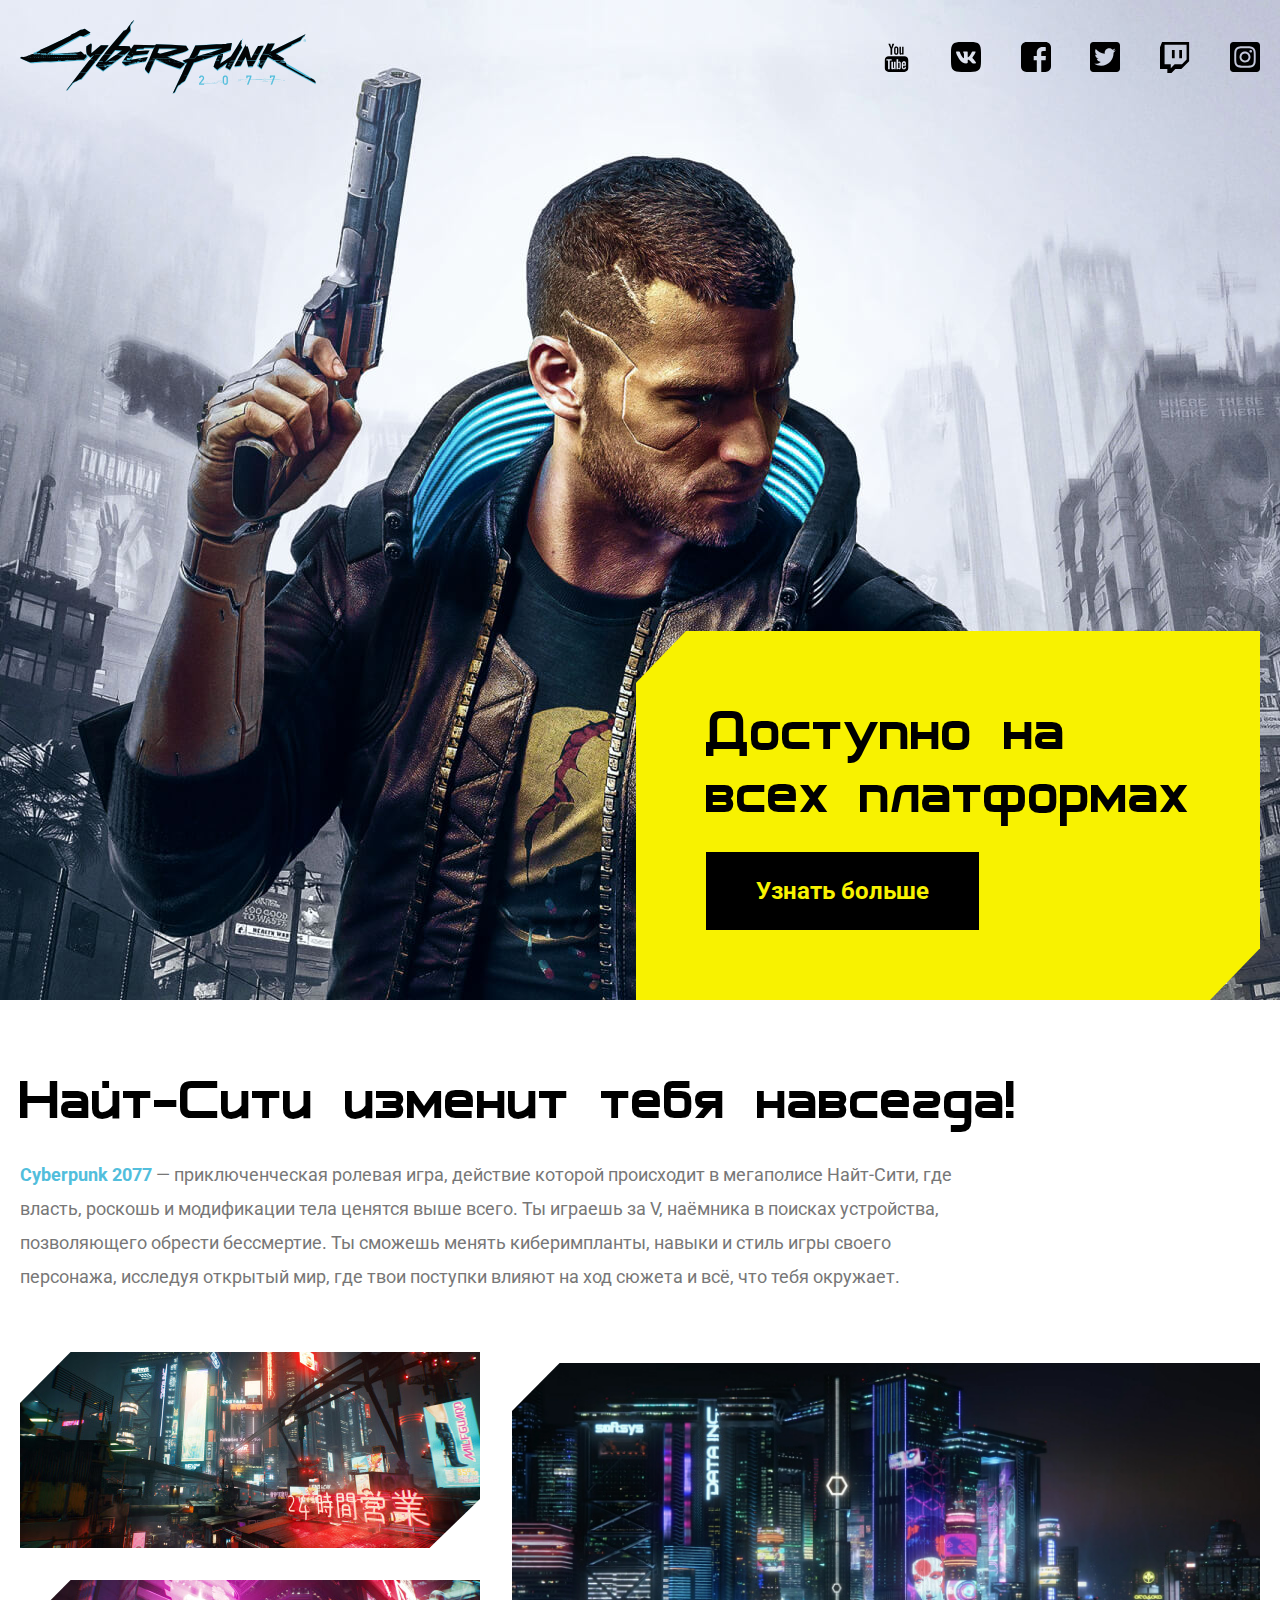
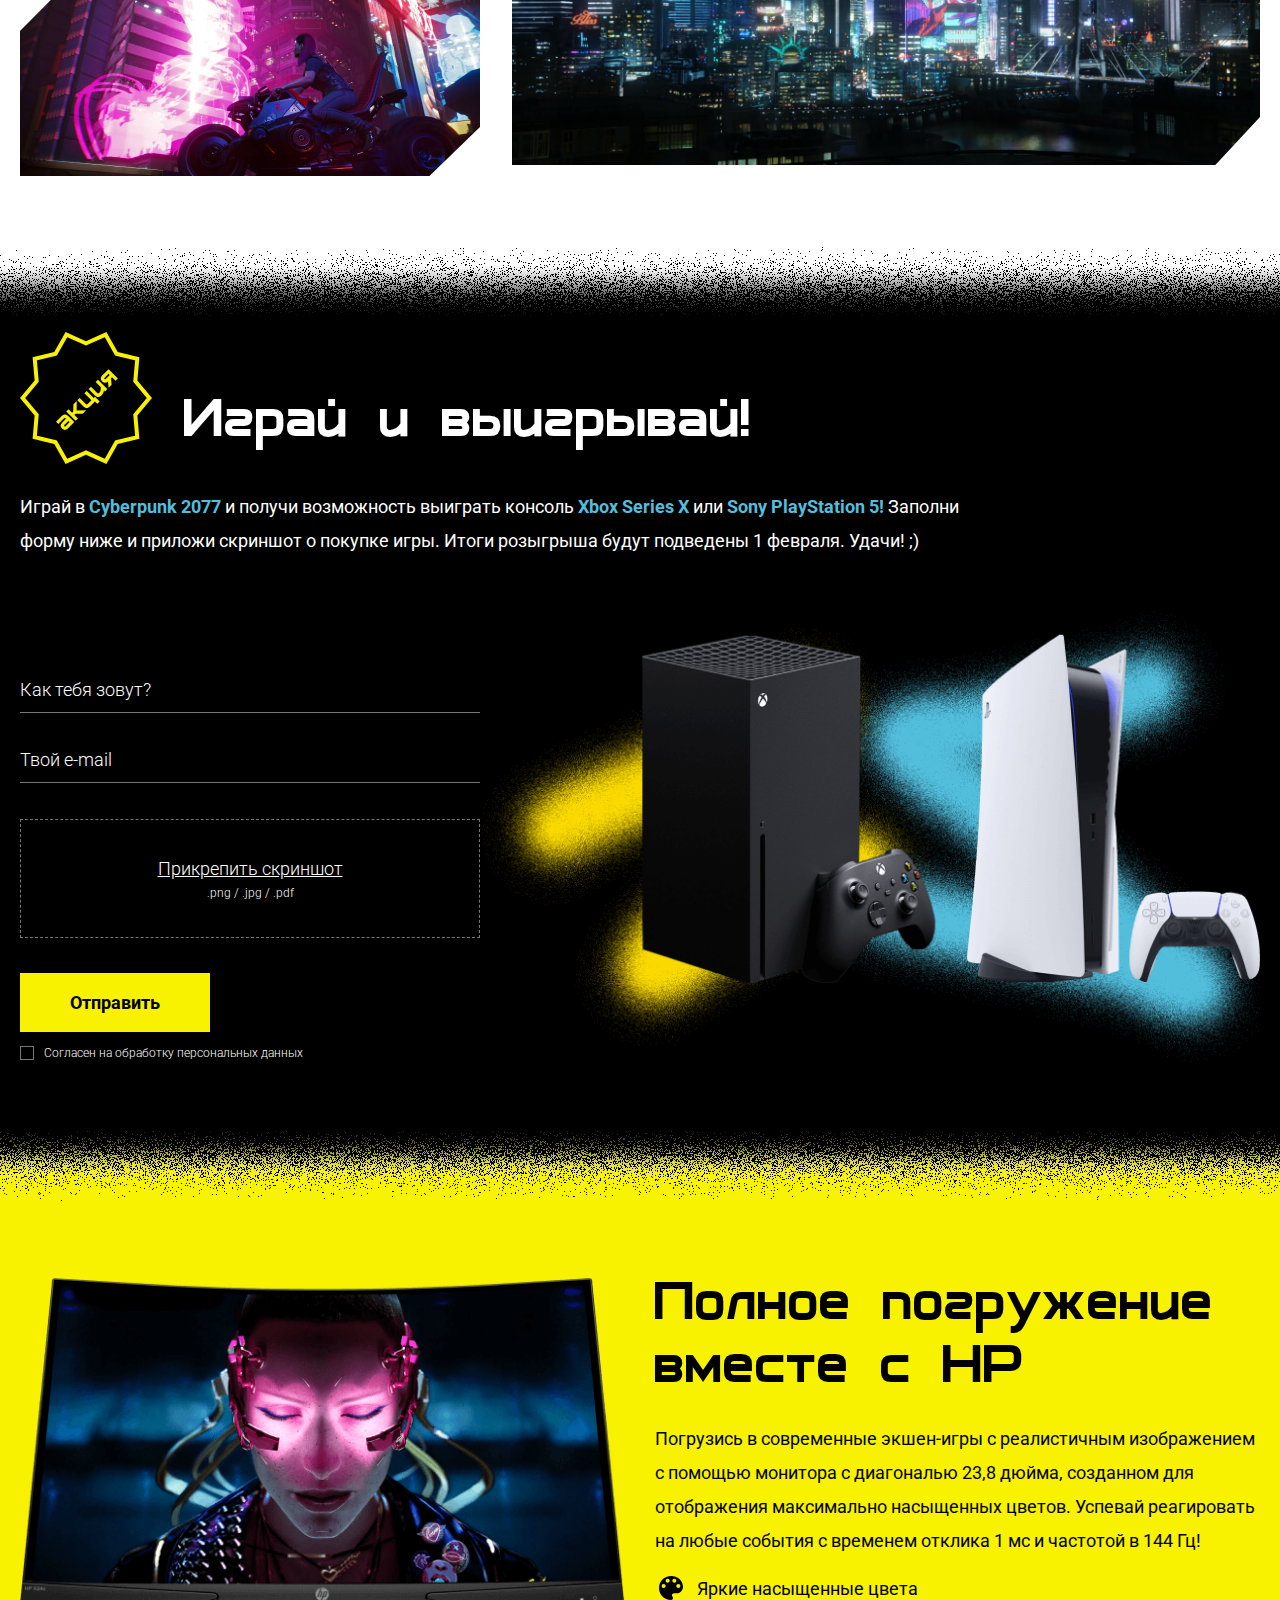
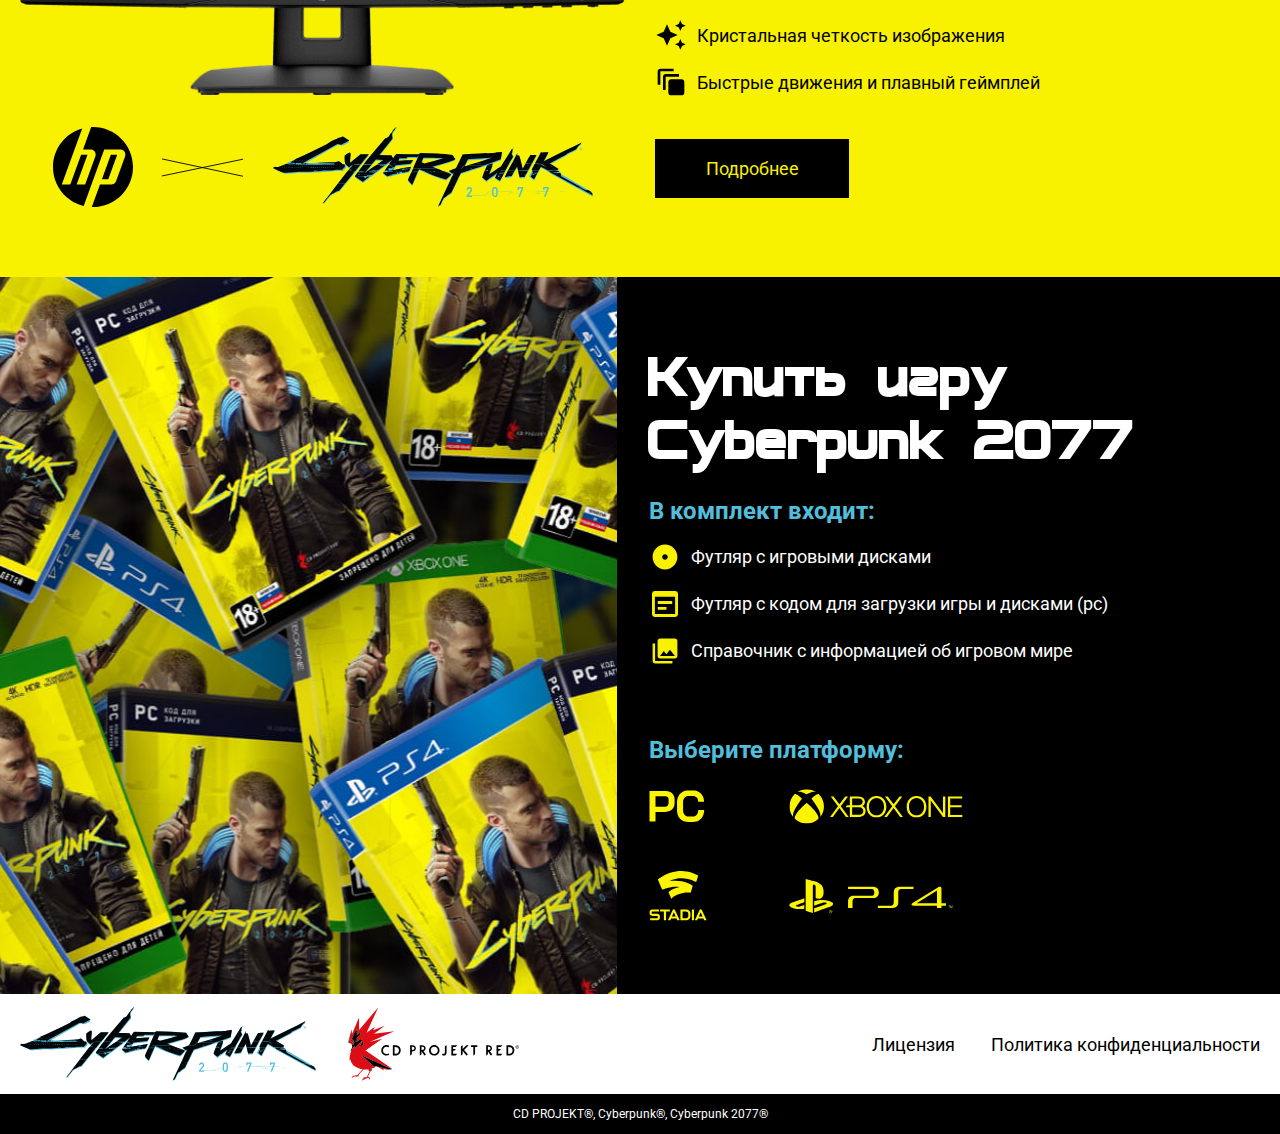
<file: cyberpunk/index.html>
<!DOCTYPE html>
<html lang="ru">
  <head>
    <meta charset="UTF-8" />
    <meta http-equiv="X-UA-Compatible" content="IE=edge" />
    <meta name="viewport" content="width=device-width, initial-scale=1.0" />
    <title>Cyberpunk</title>
    <link
      href="https://fonts.googleapis.com/css2?family=Roboto:wght@300;400;700&display=swap"
      rel="stylesheet"
    />
    <link rel="stylesheet" href="style/normalize.css" />
    <link rel="stylesheet" href="style/style.css" />
  </head>

  <body>
    <div class="header">
      <div class="header__wrp center">
        <header class="header__top">
          <div class="logo">
            <a href="#" class="logo__link">
              <img src="image/header/logo.svg" alt="logo" />
            </a>
          </div>
          <ul class="header__social-list">
            <li class="header__social-item">
              <a
                class="header__social-link"
                href="https://youtube.com"
                target="_blank"
              >
                <img src="image/header/youtube.svg" alt="youtube" />
              </a>
            </li>
            <li class="header__social-item">
              <a
                class="header__social-link"
                href="https://vk.com"
                target="_blank"
              >
                <img src="image/header/vk.svg" alt="vkontakte" />
              </a>
            </li>
            <li class="header__social-item">
              <a
                class="header__social-link"
                href="https://facebook.com"
                target="_blank"
              >
                <img src="image/header/facebook.svg" alt="facebook" />
              </a>
            </li>
            <li class="header__social-item">
              <a
                class="header__social-link"
                href="https://twitter.com"
                target="_blank"
              >
                <img src="image/header/twitter.svg" alt="twitter" />
              </a>
            </li>
            <li class="header__social-item">
              <a
                class="header__social-link"
                href="https://twitch.com"
                target="_blank"
              >
                <img src="image/header/twitch.svg" alt="twitch" />
              </a>
            </li>
            <li class="header__social-item">
              <a
                class="header__social-link"
                href="https://instagram.com"
                target="_blank"
              >
                <img src="image/header/instagram.svg" alt="instagram" />
              </a>
            </li>
          </ul>
        </header>
        <div class="banner">
          <span class="banner__title"> Доступно на всех платформах </span>
          <a class="banner__btn" href="#">Узнать больше</a>
        </div>
      </div>
    </div>
    <main class="main">
      <section class="promo">
        <div class="center">
          <h1 class="promo__title">Найт-Сити изменит тебя навсегда!</h1>
          <p class="promo__txt">
            <span class="text-color-blue">Cyberpunk 2077</span>&nbsp;&mdash;
            приключенческая ролевая игра, действие которой происходит
            в&nbsp;мегаполисе Найт-Сити, где власть, роскошь и&nbsp;модификации
            тела ценятся выше всего. Ты&nbsp;играешь за&nbsp;V, наёмника
            в&nbsp;поисках устройства, позволяющего обрести бессмертие.
            Ты&nbsp;сможешь менять киберимпланты, навыки и&nbsp;стиль игры
            своего персонажа, исследуя открытый мир, где твои поступки влияют
            на&nbsp;ход сюжета и&nbsp;всё, что тебя окружает.
          </p>
        </div>
        <div class="promo__images-wrp center">
          <div class="promo__images-wrp-small">
            <div class="promo-image-wrapper">
              <img
                class="promo__image"
                src="./image/main/promo-image-1.jpg"
                alt="кадр из игры"
              />
            </div>
            <div class="promo-image-wrapper">
              <img
                class="promo__image"
                src="./image/main/promo-image-2.jpg"
                alt="кадр из игры"
              />
            </div>
          </div>
          <div class="promo__images-wrp-big">
            <img
              class="promo__image promo__image_big"
              src="./image/main/promo-image-3.jpg"
              alt="кадр из игры"
            />
          </div>
        </div>
      </section>
      <section class="promotion">
        <div class="center">
          <div class="promotion__info">
            <h2 class="promotion__title">Играй и выигрывай!</h2>
            <p class="promotion__txt">
              Играй в&nbsp;<span class="text-color-blue">Cyberpunk 2077</span>
              и&nbsp;получи возможность выиграть консоль
              <span class="text-color-blue">Xbox Series X</span>&nbsp;или
              <span class="text-color-blue">Sony PlayStation 5!</span> Заполни
              форму ниже и&nbsp;приложи скриншот о&nbsp;покупке игры. Итоги
              розыгрыша будут подведены 1&nbsp;февраля. Удачи! ;)
            </p>
          </div>
          <div class="promotion__form-image-wrp">
            <form class="registration-form" action="index.html" method="post">
              <input
                class="registration-form__user"
                type="text"
                name="form-user-name"
                id="form-user-name"
                placeholder="Как тебя зовут?"
              />
              <input
                class="registration-form__user"
                type="email"
                name="form-user-email"
                id="form-user-email"
                placeholder="Твой е-mail"
              />
              <label
                class="registration-form__screen-label"
                for="form-user-screen"
              >
                <input
                  class="registration-form__screen-input"
                  type="file"
                  name="form-user-screen"
                  id="form-user-screen"
                />
                <span class="registration-form__screen-prompt"
                  >Прикрепить скриншот</span
                >
                <span
                  class="registration-form__screen-prompt registration-form__screen-prompt_small"
                  >.png&nbsp;/ .jpg&nbsp;/ .pdf</span
                >
              </label>
              <button class="registration-form__btn">Отправить</button>
              <label
                class="registration-form__agreement"
                for="form-user-agreement"
              >
                <input
                  class="registration-form__agreement-input"
                  type="checkbox"
                  name="form-user-agreement"
                  id="form-user-agreement"
                />
                <span class="form__agreement-txt"
                  >Согласен на&nbsp;обработку персональных данных</span
                >
              </label>
            </form>
            <div class="promotion__image"></div>
          </div>
        </div>
      </section>
      <section class="description">
        <div class="description__wrapper center">
          <div class="description__images-wrp">
            <div
              class="description__img"
              style="
                background: url(./image/main/description-img.png) no-repeat
                  center / contain;
              "
            ></div>
            <ul class="description__logos">
              <li class="description__logos-item-hp"></li>
              <li class="description__logos-item-element"></li>
              <li class="description__logos-item"></li>
            </ul>
          </div>
          <div class="description__info">
            <h2 class="description__title">
              Полное погружение вместе с&nbsp;HP
            </h2>
            <p class="description__txt">
              Погрузись в&nbsp;современные экшен-игры с&nbsp;реалистичным
              изображением с&nbsp;помощью монитора с&nbsp;диагональю
              23,8&nbsp;дюйма, созданном для отображения максимально насыщенных
              цветов. Успевай реагировать на&nbsp;любые события с&nbsp;временем
              отклика 1&nbsp;мс и&nbsp;частотой в&nbsp;144&nbsp;Гц!
            </p>
            <ul class="description__info-list">
              <li class="description__info-item">Яркие насыщенные цвета</li>
              <li class="description__info-item">
                Кристальная четкость изображения
              </li>
              <li class="description__info-item">
                Быстрые движения и плавный геймплей
              </li>
            </ul>
            <a class="description__btn" href="#">Подробнее</a>
          </div>
        </div>
      </section>
      <section class="offer">
        <div
          class="offer__image"
          style="background-image: url(./image/main/offer-image.jpg);"
        ></div>
        <div class="offer__info">
          <h2 class="offer__title">Купить игру Cyberpunk 2077</h2>
          <span class="text-color-blue">В&nbsp;комплект входит:</span>
          <ul class="offer__list">
            <li class="offer__item">Футляр с игровыми дисками</li>
            <li class="offer__item">
              Футляр с&nbsp;кодом для загрузки игры и&nbsp;дисками (pc)
            </li>
            <li class="offer__item">
              Справочник с информацией об игровом мире
            </li>
          </ul>
          <span class="text-color-blue">Выберите платформу:</span>
          <ul class="offer__logos-list">
            <li class="offer__logos-item">
              <a href="!#" class="offer__logos-link">
                <img
                  class="offer__logos-img"
                  width="56"
                  height="35"
                  src="image/main/offer-logos-pc.svg"
                  alt="PC"
                />
              </a>
            </li>
            <li class="offer__logos-item">
              <a href="!#" class="offer__logos-link">
                <img
                  class="offer__logos-img"
                  width="178"
                  height="35"
                  src="image/main/offer-logos-xbox.svg"
                  alt="Xbox one"
                />
              </a>
            </li>
            <li class="offer__logos-item">
              <a href="!#" class="offer__logos-link">
                <img
                  class="offer__logos-img"
                  width="58"
                  height="50"
                  src="image/main/offer-logos-stadia.svg"
                  alt="Stadia"
                />
              </a>
            </li>
            <li class="offer__logos-item">
              <a href="!#" class="offer__logos-link">
                <img
                  class="offer__logos-img"
                  width="168"
                  height="35"
                  src="image/main/offer-logos-ps4.svg"
                  alt="PS4"
                />
              </a>
            </li>
          </ul>
        </div>
      </section>
    </main>
    <footer class="page-footer">
      <div class="center">
        <div class="page-footer__logo-links">
          <div class="page-footer__logo-wrapper">
            <div class="logo">
              <a href="#" class="logo__link">
                <img src="image/header/logo.svg" alt="logo" />
              </a>
            </div>
            <div class="logo-cd-project">
              <a
                class="logo__link"
                href="https://www.cdprojektred.com/en"
                target="blank"
              >
                <img
                  src="image/footer/cd_projekt_logo.svg"
                  alt="cd project red"
                />
              </a>
            </div>
          </div>
          <div class="page-footer__links-wrapper">
            <a class="page-footer__link" href="!#">Лицензия</a>
            <a class="page-footer__link" href="!#"
              >Политика конфиденциальности</a
            >
          </div>
        </div>
      </div>
      <div class="page-footer__copyright-wrapper">
        <div class="center">
          <div class="page-footer__copyright">
            <span class="copyright__text"
              >CD&nbsp;PROJEKT&reg;, Cyberpunk&reg;, Cyberpunk 2077&reg;</span
            >
          </div>
        </div>
      </div>
    </footer>

    <script src="js/main.js"></script>
  </body>
</html>
</file>
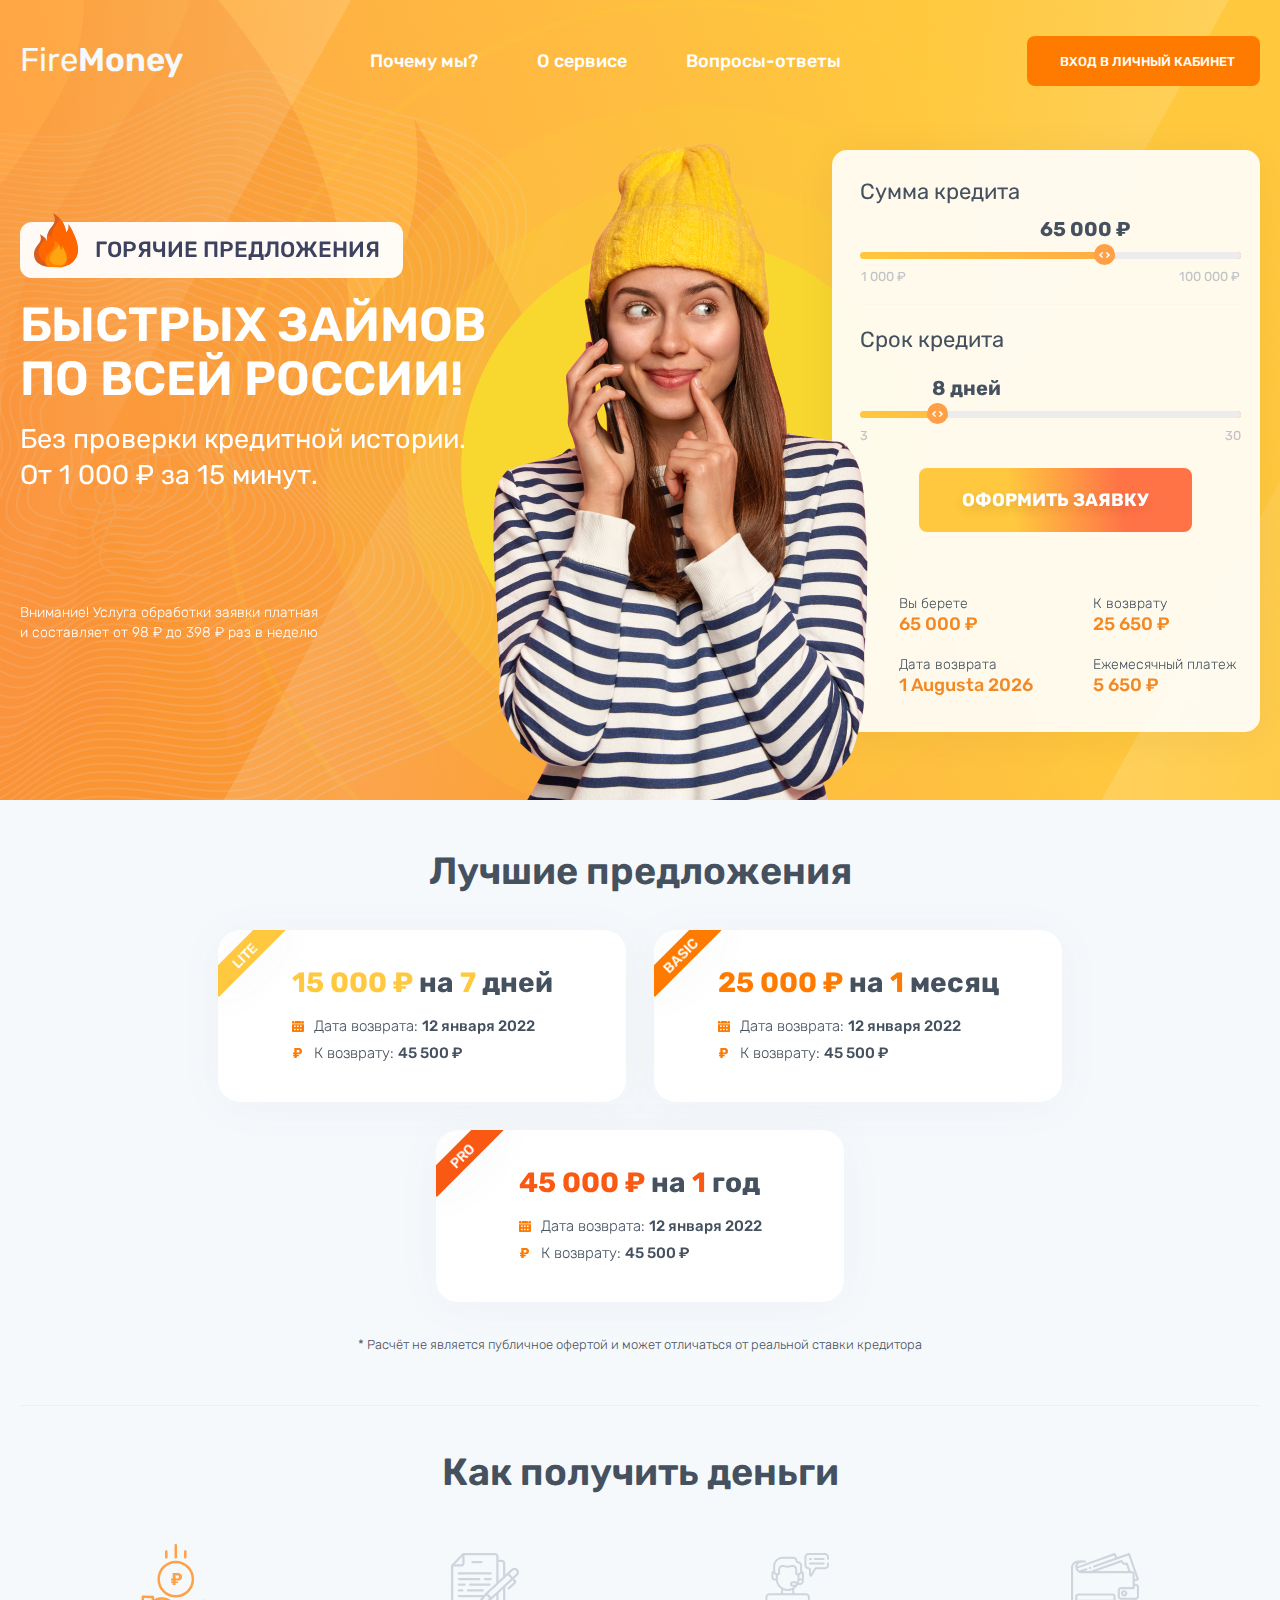
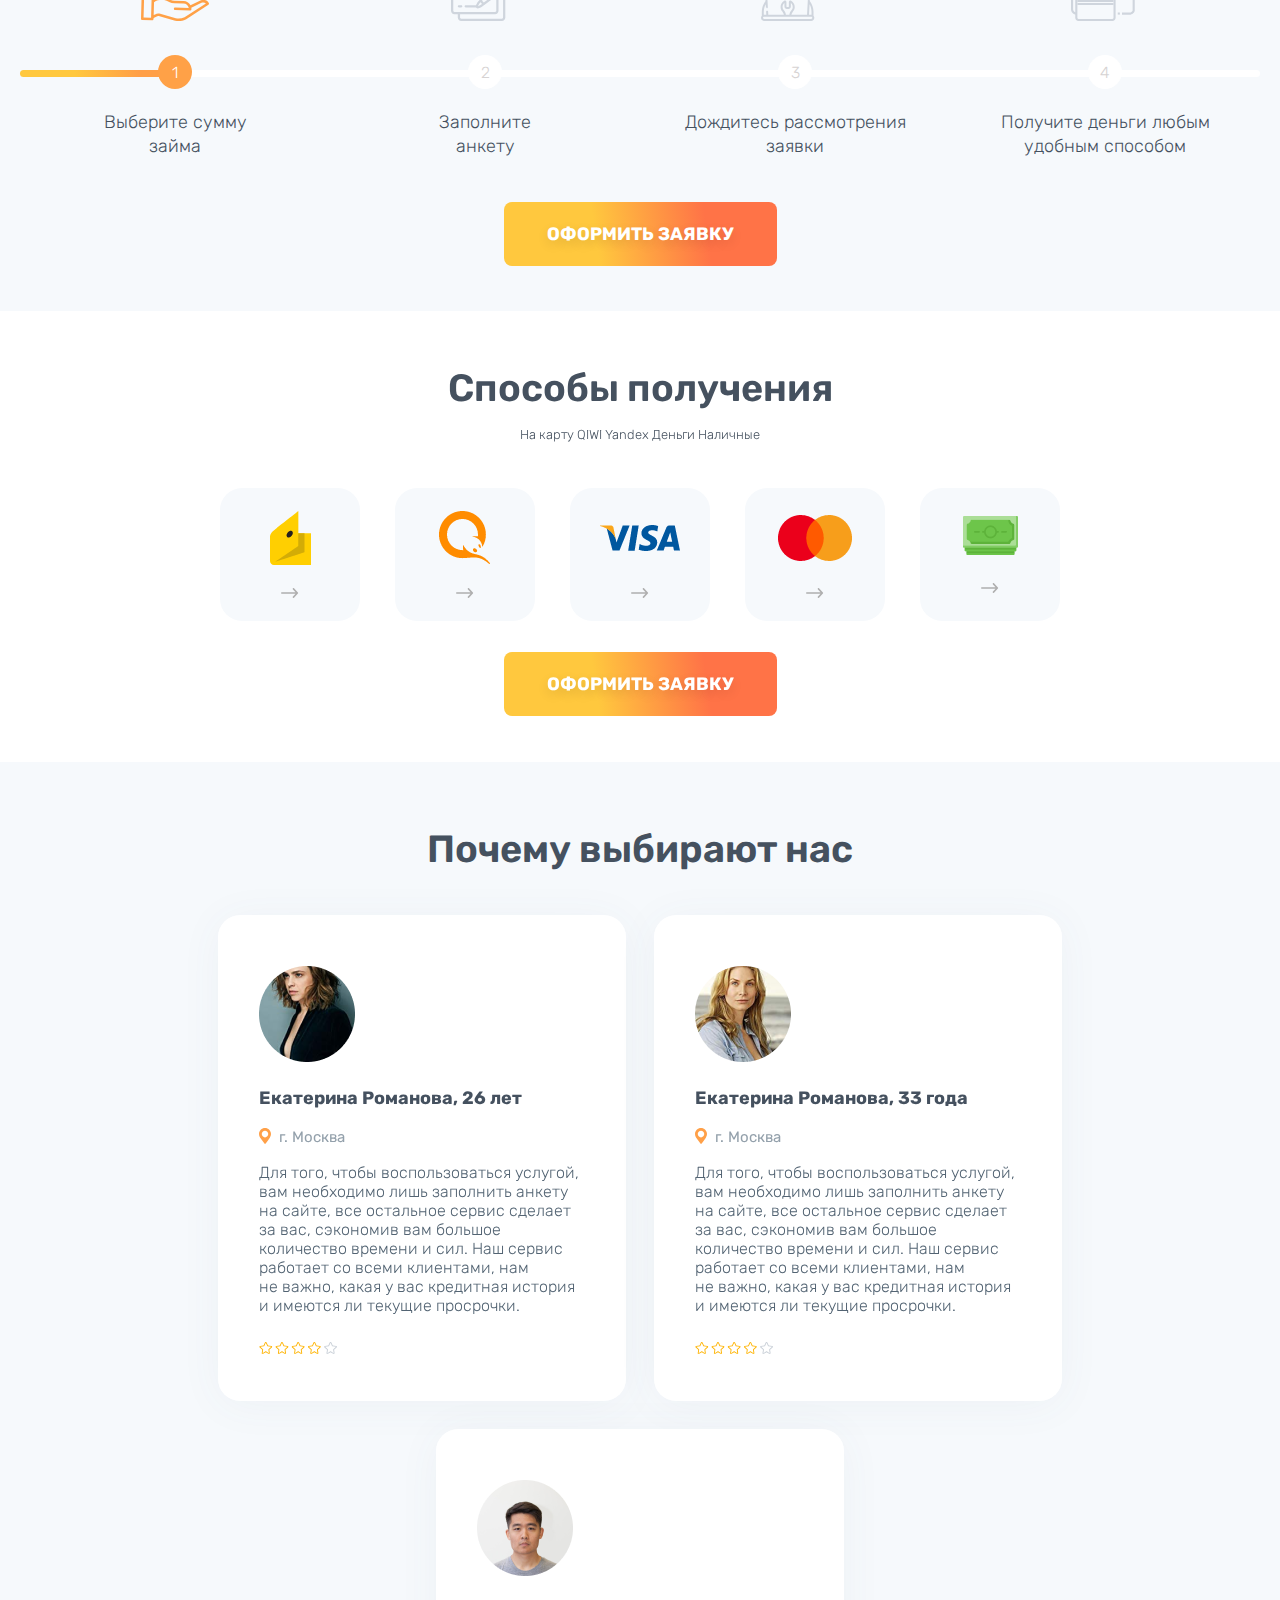
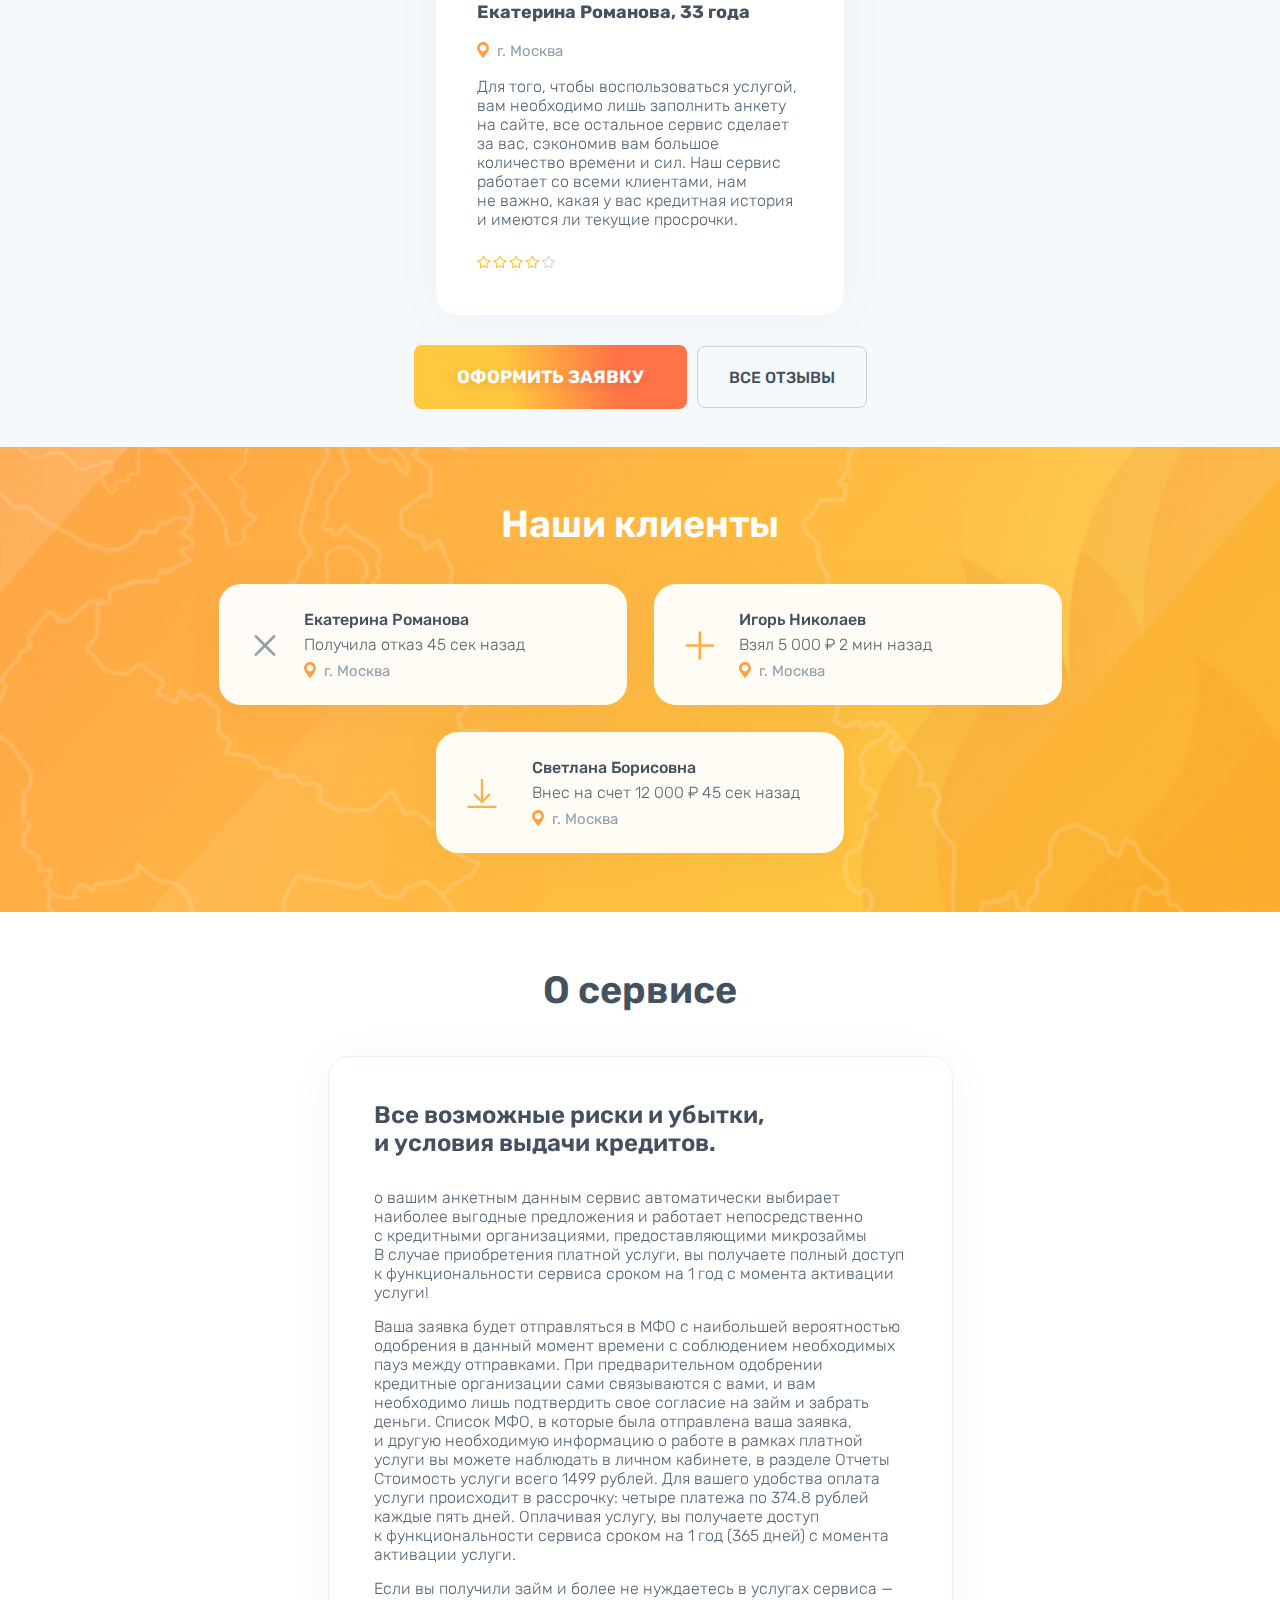
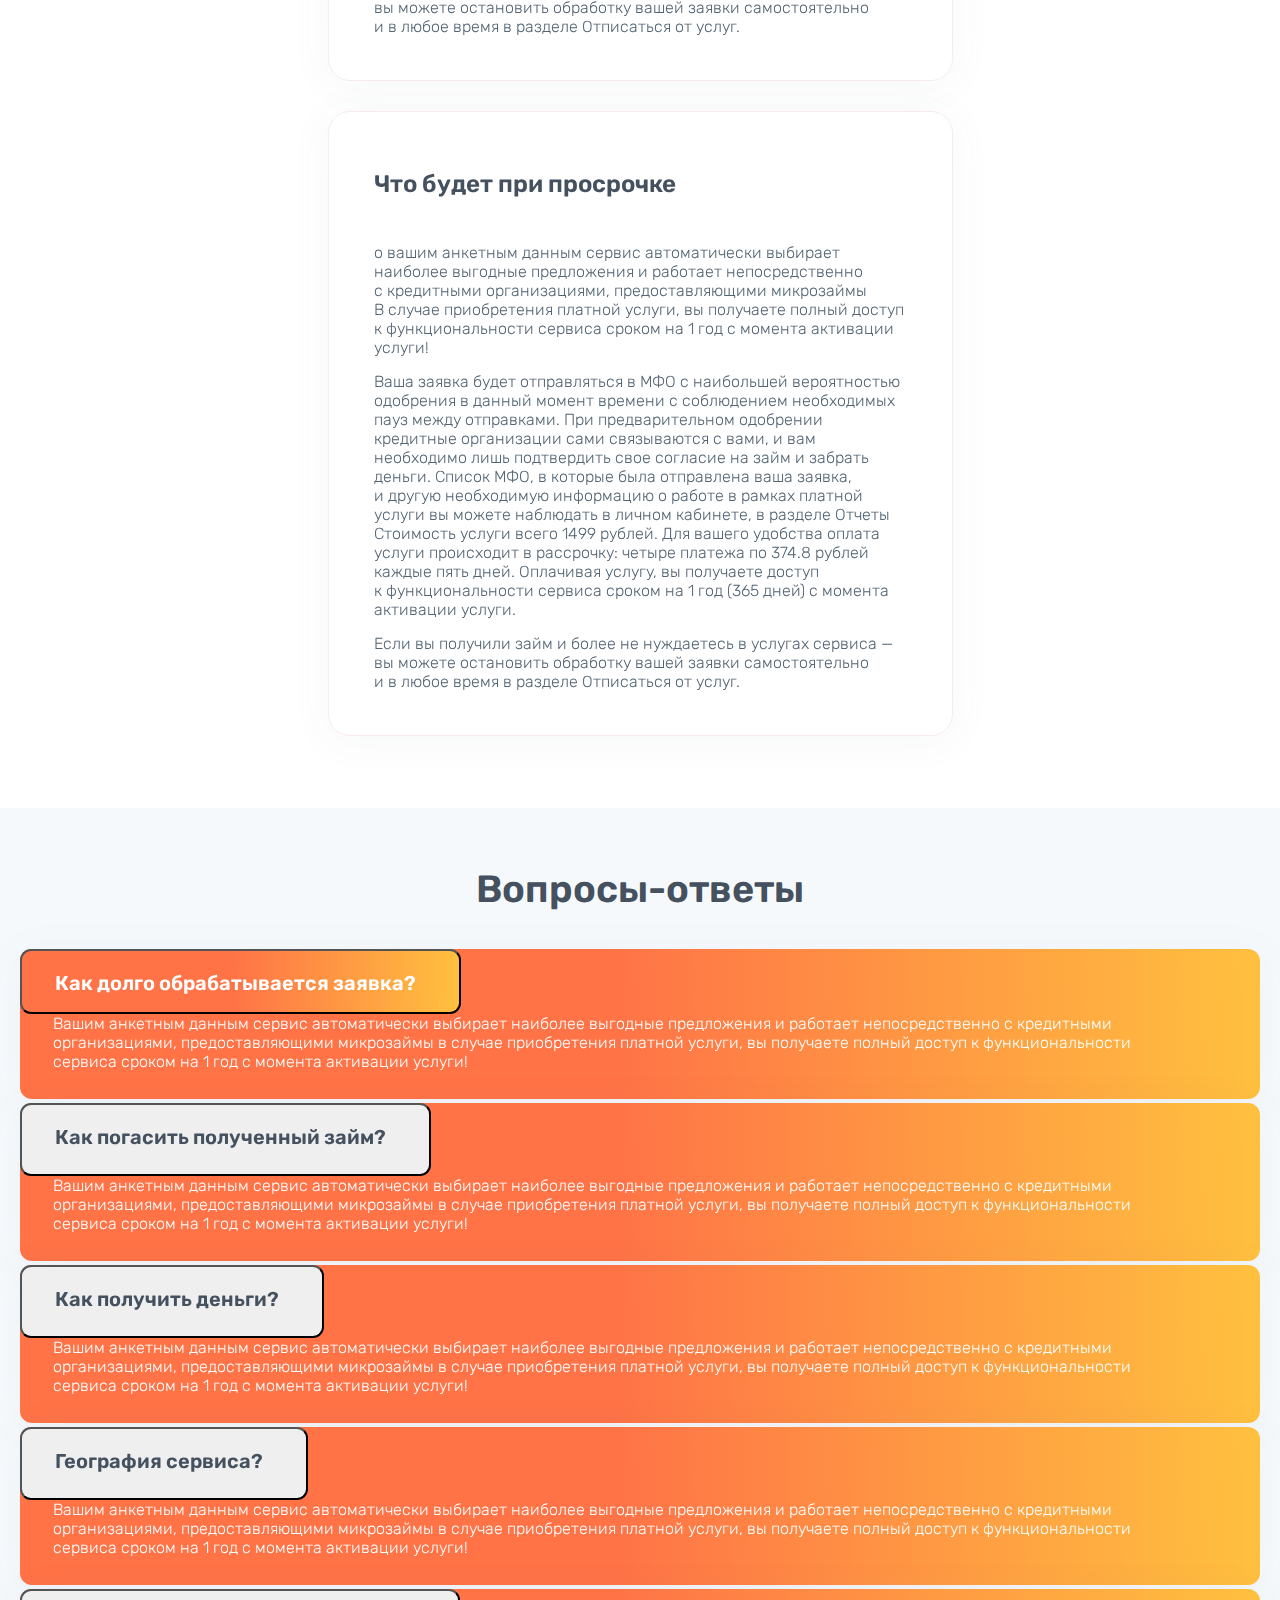
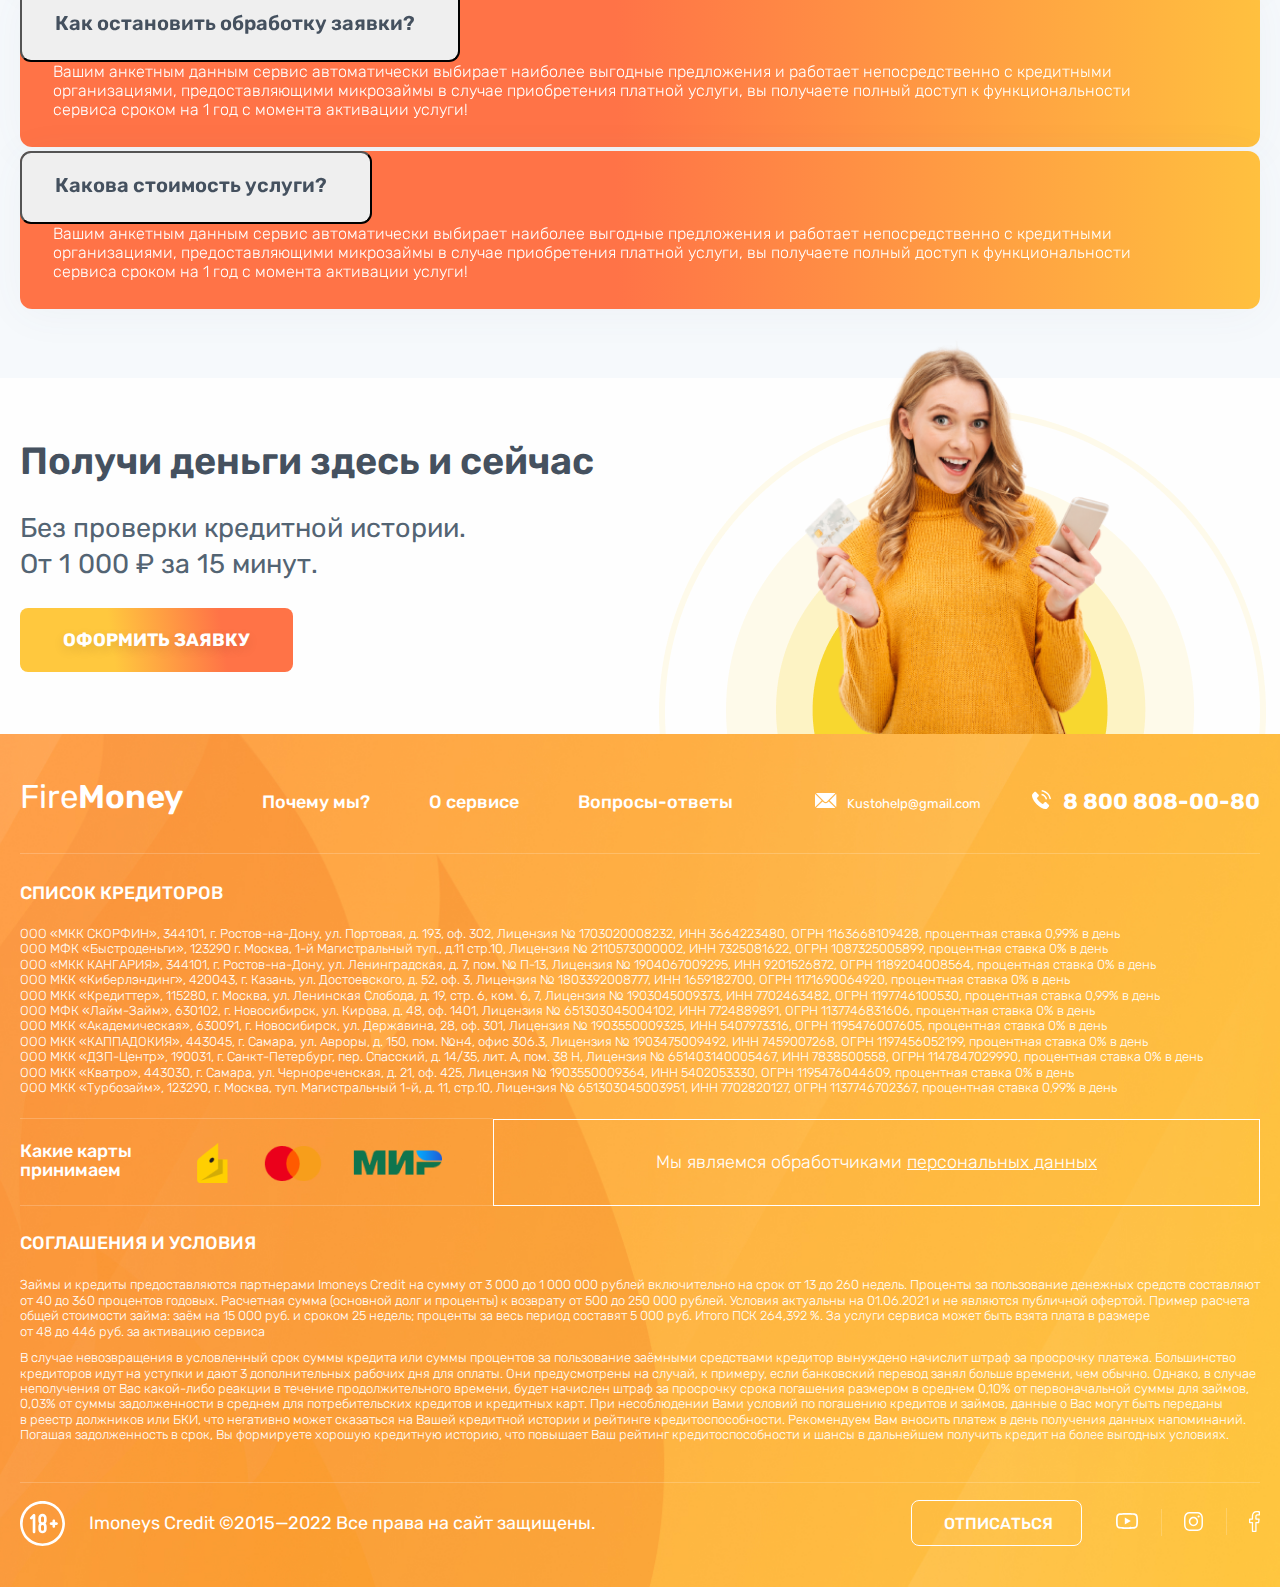
<file: fire-money/index.html>
<!DOCTYPE html>
<html lang="ru">
  <head>
    <meta charset="UTF-8" />
    <meta http-equiv="X-UA-Compatible" content="IE=edge" />
    <meta name="viewport" content="width=device-width, initial-scale=1.0" />
    <title>FireMoney</title>
    <link rel="shortcut icon" href="img/top/fire-1.svg" type="image/x-icon" />
    <link
      href="https://fonts.googleapis.com/css2?family=Rubik:wght@300;400;500;600;700&ampdisplay=swap"
      rel="stylesheet"
    />
    <link
      href="https://cdn.jsdelivr.net/npm/bootstrap@5.3.0/dist/css/bootstrap.min.css"
      rel="stylesheet"
      integrity="sha384-9ndCyUaIbzAi2FUVXJi0CjmCapSmO7SnpJef0486qhLnuZ2cdeRhO02iuK6FUUVM"
      crossorigin="anonymous"
    />
    <link rel="stylesheet" href="css/normalize.css" />
    <link rel="stylesheet" href="css/style.css" />
  </head>

  <body>
    <div class="top-wrp">
      <div class="center">
        <header class="header">
          <div class="header-logo">
            <a class="header-logo__link" href="#">Fire<span>Money</span></a>
          </div>
          <nav class="header-nav">
            <ul class="header-nav__list">
              <li class="header-nav__item">
                <a class="header-nav__link" href="#001">Почему&nbsp;мы?</a>
              </li>
              <li class="header-nav__item">
                <a class="header-nav__link" href="#002">О&nbsp;сервисе</a>
              </li>
              <li class="header-nav__item">
                <a class="header-nav__link" href="#003">Вопросы-ответы</a>
              </li>
            </ul>
          </nav>
          <a class="header-button" href="#"
            >вход в&nbsp;<span>личный</span> кабинет</a
          >
          <nav class="burger-menu">
            <input type="checkbox" id="menu-switch" />
            <label class="menu-icon" for="menu-switch">
              <span></span>
            </label>
            <ul class="menu-list">
              <li class="menu-list__item">
                <span class="menu-list-title">menu</span>
              </li>
              <li class="menu-list__item">
                <a class="menu-list__link header-nav__link" href="#001"
                  >Почему&nbsp;мы?</a
                >
              </li>
              <li class="menu-list__item">
                <a class="menu-list__link header-nav__link" href="#002"
                  >О&nbsp;сервисе</a
                >
              </li>
              <li class="menu-list__item">
                <a class="menu-list__link header-nav__link" href="#003"
                  >Вопросы-ответы</a
                >
              </li>
            </ul>
          </nav>
        </header>
        <section class="promo">
          <div class="promo-info">
            <a class="promo-info__link" href="#004">
              <p class="promo-info__link-txt">Горячие предложения</p>
            </a>
            <h1 class="promo-info__title">
              быстрых займов по&nbsp;всей России!
            </h1>
            <p class="promo-info__txt">
              Без проверки кредитной истории. От&nbsp;1&nbsp;000&nbsp;₽
              за&nbsp;15&nbsp;минут.
            </p>
            <p class="promo-info__text">
              Внимание! Услуга обработки заявки платная и&nbsp;составляет
              от&nbsp;98&nbsp;₽ до&nbsp;398&nbsp;₽ раз в&nbsp;неделю
            </p>
          </div>
          <div class="promo-form">
            <form class="promo-form-calc" action="#">
              <p class="promo-form__txt">Сумма кредита</p>
              <div class="promo-form__inputs-wrp">
                <output
                  for="range1"
                  class="promo-form__output"
                  id="output-sum-credit"
                  ><span class="promo-form__output-sum">65</span
                  ><span> 000 &#8381;</span></output
                >
                <input
                  type="range"
                  name="range"
                  id="range1"
                  class="promo-form__input"
                  value="65"
                  min="0"
                  max="100"
                  step="1"
                  oninput="updateToValue(value, id)"
                />
                <span class="promo-form__circle"></span>
              </div>

              <div class="promo-form__sum-credit">
                <span class="promo-form__min-sum">1 000 ₽</span
                ><span class="sum-credit__max-sum">100 000 ₽</span>
              </div>

              <p class="promo-form__txt promo-form__txt2">Срок кредита</p>

              <div class="promo-form__inputs-wrp">
                <output
                  for="range"
                  class="promo-form__output-term-credit"
                  id="output-term-credit"
                  ><span class="promo-form__return-period">8</span
                  ><span class="promo-form__term-day"> дней</span></output
                >
                <input
                  type="range"
                  name="range"
                  id="range2"
                  class="promo-form__input-term-credit"
                  value="8"
                  min="3"
                  max="30"
                  step="1"
                  oninput="updateToValue(value, id)"
                />
                <span class="promo-form__circle-term-credit"></span>
              </div>

              <div class="promo-form__term-credit">
                <span class="promo-form__min-term">3</span
                ><span class="promo-form__max-term">30</span>
              </div>
              <button type="submit" class="btn promo-form__button">
                Оформить заявку
              </button>
              <div class="promo-image"></div>
            </form>
            <ul class="promo-form__info__list">
              <li class="promo-form__info__item">
                <p>Вы берете</p>
                <span class="sum-credit-take">65 000 &#8381;</span>
              </li>
              <li class="promo-form__info__item">
                <p>К возврату</p>
                <span class="promo-form__sum-return">25 650 &#8381;</span>
              </li>
              <li class="promo-form__info__item">
                <p>Дата возврата</p>
                <span class="date-return"></span>
              </li>
              <li class="promo-form__info__item">
                <p>Ежемесячный платеж</p>
                <span class="promo-form__sum-month">5 650 &#8381;</span>
              </li>
            </ul>
          </div>
        </section>
      </div>
    </div>
    <main class="main">
      <section class="offers" id="004">
        <div class="center">
          <div class="offers-border">
            <h2 class="offers__title">Лучшие предложения</h2>
            <ul class="offers__list">
              <li class="offers__item">
                <div class="offers__txt-wrp">
                  <h5 class="offers__txt offers__txt_color-yellow">
                    <span>15&nbsp;000&nbsp;&#8381;</span>
                    на&nbsp;<span>7</span>&nbsp;дней
                  </h5>
                  <p class="offers__txt-description calendar">
                    Дата возврата: <span>12&nbsp;января 2022</span>
                  </p>
                  <p class="offers__txt-description rub">
                    К&nbsp;возврату: <span>45&nbsp;500&nbsp;₽</span>
                  </p>
                </div>
                <div class="offers__discount-flag yellow">lite</div>
              </li>
              <li class="offers__item">
                <div class="offers__txt-wrp">
                  <h5 class="offers__txt offers__txt_color-orange">
                    <span>25&nbsp;000&nbsp;&#8381;</span>
                    на&nbsp;<span>1</span>&nbsp;месяц
                  </h5>
                  <p class="offers__txt-description calendar">
                    Дата возврата: <span>12&nbsp;января 2022</span>
                  </p>
                  <p class="offers__txt-description rub">
                    К&nbsp;возврату: <span>45&nbsp;500&nbsp;₽</span>
                  </p>
                </div>
                <div class="offers__discount-flag orange">basic</div>
              </li>
              <li class="offers__item">
                <div class="offers__txt-wrp">
                  <h5 class="offers__txt offers__txt_color-dark-orange">
                    <span>45&nbsp;000&nbsp;&#8381;</span>
                    на&nbsp;<span>1</span>&nbsp;год
                  </h5>
                  <p class="offers__txt-description calendar">
                    Дата возврата: <span>12&nbsp;января 2022</span>
                  </p>
                  <p class="offers__txt-description rub">
                    К&nbsp;возврату: <span>45&nbsp;500&nbsp;₽</span>
                  </p>
                </div>
                <div class="offers__discount-flag dark-orange">pro</div>
              </li>
            </ul>
            <p class="offers__bottom-txt">
              * Расчёт не&nbsp;является публичное офертой и&nbsp;может
              отличаться от&nbsp;реальной ставки кредитора
            </p>
          </div>
        </div>
      </section>

      <section class="money-request">
        <div class="center">
          <h2 class="money-request__title">Как получить деньги</h2>
          <ul class="money-request__list">
            <li class="money-request__item">
              <div class="money-request__wrp-images">
                <img src="img/money-request/1.svg" alt="step-1" />
              </div>
              <div class="money-request__wrp-step-number orange-light-white">
                1
              </div>
              <div class="money-request__txt-description">
                <p class="txt-step1">Выберите сумму займа</p>
              </div>
            </li>
            <li class="money-request__item">
              <div class="money-request__wrp-images">
                <img src="img/money-request/2.svg" alt="step-2" />
              </div>
              <div class="money-request__wrp-step-number">2</div>
              <div class="money-request__txt-description">
                <p class="txt-step2">Заполните анкету</p>
              </div>
            </li>
            <li class="money-request__item">
              <div class="money-request__wrp-images">
                <img src="img/money-request/3.svg" alt="step-3" />
              </div>
              <div class="money-request__wrp-step-number">3</div>
              <div class="money-request__txt-description">
                <p class="txt-step3">Дождитесь рассмотрения заявки</p>
              </div>
            </li>
            <li class="money-request__item">
              <div class="money-request__wrp-images">
                <img src="img/money-request/4.svg" alt="step-4" />
              </div>
              <div class="money-request__wrp-step-number">4</div>
              <div class="money-request__txt-description">
                <p class="txt-step4">Получите деньги любым удобным способом</p>
              </div>
            </li>
          </ul>
          <div class="wrp-btn">
            <button class="btn">Оформить заявку</button>
          </div>
        </div>
      </section>

      <section class="card-request">
        <div class="center">
          <h2 class="card-request__title">Способы получения</h2>
          <p class="card-request__txt">
            На&nbsp;карту QIWI Yandex Деньги Наличные
          </p>
          <ul class="card-request__list">
            <li class="card-request__item">
              <a
                class="card-request__item-link"
                href="#"
                title="Яндекс кошелек"
              >
                <div class="card-request__item-img-wrap">
                  <img
                    class="image-yandex"
                    src="img/card-request/image-1.png"
                    alt="яндекс кошелёк"
                    width="100"
                    height="54"
                  />
                  <svg
                    width="18"
                    height="10"
                    viewBox="0 0 18 10"
                    fill="none"
                    xmlns="http://www.w3.org/2000/svg"
                  >
                    <path
                      d="M0.81483 5.82806L14.4847 5.82806L11.9237 8.56275C11.1881 9.34825 12.2915 10.5264 13.0271 9.74095L16.9165 5.58136C17.2183 5.25722 17.2183 4.73372 16.9165 4.40958L13.0271 0.251617C12.8792 0.0892485 12.6755 -0.00185569 12.4633 2.86615e-05C11.7627 0.000122879 11.419 0.911213 11.9237 1.42991L14.4908 4.16461L0.774553 4.16461C-0.304313 4.22177 -0.223759 5.88541 0.81483 5.82806Z"
                      fill="#AFAFAF"
                    />
                  </svg>
                </div>
              </a>
            </li>
            <li class="card-request__item">
              <a class="card-request__item-link" href="#" title="Киви кошелек">
                <div class="card-request__item-img-wrap">
                  <img
                    class="image-qiwi"
                    src="img/card-request/image-2.png"
                    alt="Киви оплата"
                    width="100"
                    height="54"
                  />
                  <svg
                    width="18"
                    height="10"
                    viewBox="0 0 18 10"
                    fill="none"
                    xmlns="http://www.w3.org/2000/svg"
                  >
                    <path
                      d="M0.81483 5.82806L14.4847 5.82806L11.9237 8.56275C11.1881 9.34825 12.2915 10.5264 13.0271 9.74095L16.9165 5.58136C17.2183 5.25722 17.2183 4.73372 16.9165 4.40958L13.0271 0.251617C12.8792 0.0892485 12.6755 -0.00185569 12.4633 2.86615e-05C11.7627 0.000122879 11.419 0.911213 11.9237 1.42991L14.4908 4.16461L0.774553 4.16461C-0.304313 4.22177 -0.223759 5.88541 0.81483 5.82806Z"
                      fill="#AFAFAF"
                    />
                  </svg>
                </div>
              </a>
            </li>
            <li class="card-request__item">
              <a class="card-request__item-link" href="#" title="Виза">
                <div class="card-request__item-img-wrap">
                  <img
                    class="image-visa"
                    src="img/card-request/image-3.png"
                    alt="Оплата картой Виза"
                    width="100"
                    height="54"
                  />
                  <svg
                    width="18"
                    height="10"
                    viewBox="0 0 18 10"
                    fill="none"
                    xmlns="http://www.w3.org/2000/svg"
                  >
                    <path
                      d="M0.81483 5.82806L14.4847 5.82806L11.9237 8.56275C11.1881 9.34825 12.2915 10.5264 13.0271 9.74095L16.9165 5.58136C17.2183 5.25722 17.2183 4.73372 16.9165 4.40958L13.0271 0.251617C12.8792 0.0892485 12.6755 -0.00185569 12.4633 2.86615e-05C11.7627 0.000122879 11.419 0.911213 11.9237 1.42991L14.4908 4.16461L0.774553 4.16461C-0.304313 4.22177 -0.223759 5.88541 0.81483 5.82806Z"
                      fill="#AFAFAF"
                    />
                  </svg>
                </div>
              </a>
            </li>
            <li class="card-request__item">
              <a class="card-request__item-link" href="#" title="Мастеркарт">
                <div class="card-request__item-img-wrap">
                  <img
                    class="image-master"
                    src="img/card-request/image-4.png"
                    alt="Оплата картой Мастер-карт"
                    width="100"
                    height="54"
                  />
                  <svg
                    width="18"
                    height="10"
                    viewBox="0 0 18 10"
                    fill="none"
                    xmlns="http://www.w3.org/2000/svg"
                  >
                    <path
                      d="M0.81483 5.82806L14.4847 5.82806L11.9237 8.56275C11.1881 9.34825 12.2915 10.5264 13.0271 9.74095L16.9165 5.58136C17.2183 5.25722 17.2183 4.73372 16.9165 4.40958L13.0271 0.251617C12.8792 0.0892485 12.6755 -0.00185569 12.4633 2.86615e-05C11.7627 0.000122879 11.419 0.911213 11.9237 1.42991L14.4908 4.16461L0.774553 4.16461C-0.304313 4.22177 -0.223759 5.88541 0.81483 5.82806Z"
                      fill="#AFAFAF"
                    />
                  </svg>
                </div>
              </a>
            </li>
            <li class="card-request__item">
              <a class="card-request__item-link" href="#" title="Наличные">
                <div class="card-request__item-img-wrap">
                  <img
                    class="image-cash"
                    src="img/card-request/image-5.png"
                    alt="Оплата наличными"
                    width="55"
                    height="39"
                  />
                  <svg
                    width="18"
                    height="10"
                    viewBox="0 0 18 10"
                    fill="none"
                    xmlns="http://www.w3.org/2000/svg"
                  >
                    <path
                      d="M0.81483 5.82806L14.4847 5.82806L11.9237 8.56275C11.1881 9.34825 12.2915 10.5264 13.0271 9.74095L16.9165 5.58136C17.2183 5.25722 17.2183 4.73372 16.9165 4.40958L13.0271 0.251617C12.8792 0.0892485 12.6755 -0.00185569 12.4633 2.86615e-05C11.7627 0.000122879 11.419 0.911213 11.9237 1.42991L14.4908 4.16461L0.774553 4.16461C-0.304313 4.22177 -0.223759 5.88541 0.81483 5.82806Z"
                      fill="#AFAFAF"
                    />
                  </svg>
                </div>
              </a>
            </li>
          </ul>
          <div class="wrp-btn">
            <button class="btn">Оформить заявку</button>
          </div>
        </div>
      </section>

      <section class="reviews" id="001">
        <div class="center">
          <h2 class="reviews__title">Почему выбирают нас</h2>
          <ul class="reviews__list">
            <li class="reviews__item">
              <div class="reviews__item-img">
                <img
                  src="img/reviews/reviews-image-1.png"
                  alt="Клиент сервиса"
                  class="reviews__client-img"
                />
              </div>
              <h4 class="reviews__item-title">
                Екатерина Романова, 26&nbsp;лет
              </h4>
              <div class="client-geolocation-wrp">
                <svg
                  class="client-svg-location"
                  width="12"
                  height="16"
                  viewBox="0 0 12 16"
                  fill="none"
                  xmlns="http://www.w3.org/2000/svg"
                >
                  <path
                    d="M6 0C2.69169 0 0 2.73375 0 6.09375C0 7.42344 0.413538 8.68688 1.19692 9.74688L5.63015 15.811C5.64123 15.8257 5.65815 15.8313 5.67046 15.8444C5.892 16.0853 6.21169 16.0247 6.36954 15.811C7.64615 14.081 9.98615 10.85 10.8858 9.63125L10.8865 9.62969L10.892 9.62219C11.6169 8.58781 12 7.36781 12 6.09375C12 2.73375 9.30831 0 6 0ZM6 9.38125C4.21877 9.38125 2.76308 7.90281 2.76308 6.09375C2.76308 4.28469 4.21877 2.80625 6 2.80625C7.78123 2.80625 9.23692 4.28469 9.23692 6.09375C9.23692 7.90281 7.78123 9.38125 6 9.38125Z"
                    fill="#FFA048"
                  />
                </svg>
                <p class="item-txt">г. Москва</p>
              </div>

              <p class="reviews__item-txt2">
                Для того, чтобы воспользоваться услугой, вам необходимо лишь
                заполнить анкету на&nbsp;сайте, все остальное сервис сделает
                за&nbsp;вас, сэкономив вам большое количество времени
                и&nbsp;сил. Наш сервис работает со&nbsp;всеми клиентами, нам
                не&nbsp;важно, какая у&nbsp;вас кредитная история
                и&nbsp;имеются&nbsp;ли текущие просрочки.
              </p>
              <div class="reviews__item-rating">
                <img
                  src="img/reviews/rating-all-stars.svg"
                  alt="Рейтинг пользователя"
                />
              </div>
            </li>
            <li class="reviews__item">
              <div class="reviews__item-img">
                <img
                  src="img/reviews/reviews-image-2.png"
                  alt="Клиент сервиса"
                  class="reviews__client-img"
                />
              </div>
              <h4 class="reviews__item-title">
                Екатерина Романова, 33&nbsp;года
              </h4>
              <div class="client-geolocation-wrp">
                <svg
                  class="client-svg-location"
                  width="12"
                  height="16"
                  viewBox="0 0 12 16"
                  fill="none"
                  xmlns="http://www.w3.org/2000/svg"
                >
                  <path
                    d="M6 0C2.69169 0 0 2.73375 0 6.09375C0 7.42344 0.413538 8.68688 1.19692 9.74688L5.63015 15.811C5.64123 15.8257 5.65815 15.8313 5.67046 15.8444C5.892 16.0853 6.21169 16.0247 6.36954 15.811C7.64615 14.081 9.98615 10.85 10.8858 9.63125L10.8865 9.62969L10.892 9.62219C11.6169 8.58781 12 7.36781 12 6.09375C12 2.73375 9.30831 0 6 0ZM6 9.38125C4.21877 9.38125 2.76308 7.90281 2.76308 6.09375C2.76308 4.28469 4.21877 2.80625 6 2.80625C7.78123 2.80625 9.23692 4.28469 9.23692 6.09375C9.23692 7.90281 7.78123 9.38125 6 9.38125Z"
                    fill="#FFA048"
                  />
                </svg>
                <p class="item-txt">г. Москва</p>
              </div>
              <p class="reviews__item-txt2">
                Для того, чтобы воспользоваться услугой, вам необходимо лишь
                заполнить анкету на&nbsp;сайте, все остальное сервис сделает
                за&nbsp;вас, сэкономив вам большое количество времени
                и&nbsp;сил. Наш сервис работает со&nbsp;всеми клиентами, нам
                не&nbsp;важно, какая у&nbsp;вас кредитная история
                и&nbsp;имеются&nbsp;ли текущие просрочки.
              </p>
              <div class="reviews__item-rating">
                <img
                  src="img/reviews/rating-all-stars.svg"
                  alt="Рейтинг пользователя"
                />
              </div>
            </li>
            <li class="reviews__item">
              <div class="reviews__item-img">
                <img
                  src="img/reviews/reviews-image-3.png"
                  alt="Клиент сервиса"
                  class="reviews__client-img"
                />
              </div>
              <h4 class="reviews__item-title">
                Екатерина Романова, 33&nbsp;года
              </h4>
              <div class="client-geolocation-wrp">
                <svg
                  class="client-svg-location"
                  width="12"
                  height="16"
                  viewBox="0 0 12 16"
                  fill="none"
                  xmlns="http://www.w3.org/2000/svg"
                >
                  <path
                    d="M6 0C2.69169 0 0 2.73375 0 6.09375C0 7.42344 0.413538 8.68688 1.19692 9.74688L5.63015 15.811C5.64123 15.8257 5.65815 15.8313 5.67046 15.8444C5.892 16.0853 6.21169 16.0247 6.36954 15.811C7.64615 14.081 9.98615 10.85 10.8858 9.63125L10.8865 9.62969L10.892 9.62219C11.6169 8.58781 12 7.36781 12 6.09375C12 2.73375 9.30831 0 6 0ZM6 9.38125C4.21877 9.38125 2.76308 7.90281 2.76308 6.09375C2.76308 4.28469 4.21877 2.80625 6 2.80625C7.78123 2.80625 9.23692 4.28469 9.23692 6.09375C9.23692 7.90281 7.78123 9.38125 6 9.38125Z"
                    fill="#FFA048"
                  />
                </svg>
                <p class="item-txt">г. Москва</p>
              </div>
              <p class="reviews__item-txt2">
                Для того, чтобы воспользоваться услугой, вам необходимо лишь
                заполнить анкету на&nbsp;сайте, все остальное сервис сделает
                за&nbsp;вас, сэкономив вам большое количество времени
                и&nbsp;сил. Наш сервис работает со&nbsp;всеми клиентами, нам
                не&nbsp;важно, какая у&nbsp;вас кредитная история
                и&nbsp;имеются&nbsp;ли текущие просрочки.
              </p>
              <div class="reviews__item-rating">
                <img
                  src="img/reviews/rating-all-stars.svg"
                  alt="Рейтинг пользователя"
                />
              </div>
            </li>
          </ul>
          <div class="reviews__buttons-wrp">
            <button class="btn">Оформить заявку</button>
            <button class="btn2">Все отзывы</button>
          </div>
        </div>
      </section>

      <section class="clients">
        <div class="center">
          <h2 class="clients__title">Наши клиенты</h2>
          <ul class="clients__list">
            <li class="clients__item">
              <div class="clients__svg-wrp">
                <svg
                  width="21"
                  height="21"
                  viewBox="0 0 21 21"
                  fill="none"
                  xmlns="http://www.w3.org/2000/svg"
                >
                  <path
                    d="M12.4239 10.5002L20.6009 2.32276C21.133 1.79085 21.133 0.930835 20.6009 0.398929C20.069 -0.132976 19.209 -0.132976 18.6771 0.398929L10.4999 8.57633L2.3229 0.398929C1.79075 -0.132976 0.931003 -0.132976 0.399108 0.398929C-0.133036 0.930835 -0.133036 1.79085 0.399108 2.32276L8.57609 10.5002L0.399108 18.6776C-0.133036 19.2095 -0.133036 20.0695 0.399108 20.6014C0.664183 20.8667 1.01272 21 1.361 21C1.70929 21 2.05757 20.8667 2.3229 20.6014L10.4999 12.424L18.6771 20.6014C18.9424 20.8667 19.2907 21 19.639 21C19.9873 21 20.3356 20.8667 20.6009 20.6014C21.133 20.0695 21.133 19.2095 20.6009 18.6776L12.4239 10.5002Z"
                    fill="#92A0AB"
                  />
                </svg>
              </div>
              <div class="clients__info-wrp">
                <h4>Екатерина Романова</h4>
                <p>Получила отказ 45 сек назад</p>
                <div class="client-geolocation-wrp">
                  <svg
                    class="client-svg-location"
                    width="12"
                    height="16"
                    viewBox="0 0 12 16"
                    fill="none"
                    xmlns="http://www.w3.org/2000/svg"
                  >
                    <path
                      d="M6 0C2.69169 0 0 2.73375 0 6.09375C0 7.42344 0.413538 8.68688 1.19692 9.74688L5.63015 15.811C5.64123 15.8257 5.65815 15.8313 5.67046 15.8444C5.892 16.0853 6.21169 16.0247 6.36954 15.811C7.64615 14.081 9.98615 10.85 10.8858 9.63125L10.8865 9.62969L10.892 9.62219C11.6169 8.58781 12 7.36781 12 6.09375C12 2.73375 9.30831 0 6 0ZM6 9.38125C4.21877 9.38125 2.76308 7.90281 2.76308 6.09375C2.76308 4.28469 4.21877 2.80625 6 2.80625C7.78123 2.80625 9.23692 4.28469 9.23692 6.09375C9.23692 7.90281 7.78123 9.38125 6 9.38125Z"
                      fill="#FFA048"
                    />
                  </svg>
                  <p class="item-txt">г. Москва</p>
                </div>
              </div>
            </li>
            <li class="clients__item">
              <div class="clients__svg-wrp">
                <svg
                  width="30"
                  height="29"
                  viewBox="0 0 30 29"
                  fill="none"
                  xmlns="http://www.w3.org/2000/svg"
                >
                  <path
                    d="M16.2095 15.8605L27.7738 15.8602C28.5262 15.8604 29.1344 15.2523 29.1342 14.4999C29.1342 13.7477 28.5261 13.1395 27.7739 13.1395L16.2094 13.1397L16.2097 1.57538C16.2095 0.822982 15.6016 0.215047 14.8494 0.215054C14.097 0.214886 13.4888 0.823011 13.489 1.57541L13.4887 13.1397L1.92443 13.14C1.17204 13.1398 0.563911 13.7479 0.564079 14.5003C0.563899 14.8754 0.7161 15.2161 0.962375 15.4624C1.20865 15.7086 1.54917 15.8607 1.9244 15.8607L13.4887 15.8604L13.4886 27.4248C13.4886 27.8001 13.6406 28.1406 13.8869 28.3869C14.1331 28.6331 14.4737 28.7852 14.8489 28.7852C15.6013 28.7853 16.2094 28.1772 16.2093 27.4248L16.2095 15.8605Z"
                    fill="#FFAD45"
                  />
                </svg>
              </div>
              <div class="clients__info-wrp">
                <h4>Игорь Николаев</h4>
                <p>Взял 5 000 ₽ 2 мин назад</p>
                <div class="client-geolocation-wrp">
                  <svg
                    class="client-svg-location"
                    width="12"
                    height="16"
                    viewBox="0 0 12 16"
                    fill="none"
                    xmlns="http://www.w3.org/2000/svg"
                  >
                    <path
                      d="M6 0C2.69169 0 0 2.73375 0 6.09375C0 7.42344 0.413538 8.68688 1.19692 9.74688L5.63015 15.811C5.64123 15.8257 5.65815 15.8313 5.67046 15.8444C5.892 16.0853 6.21169 16.0247 6.36954 15.811C7.64615 14.081 9.98615 10.85 10.8858 9.63125L10.8865 9.62969L10.892 9.62219C11.6169 8.58781 12 7.36781 12 6.09375C12 2.73375 9.30831 0 6 0ZM6 9.38125C4.21877 9.38125 2.76308 7.90281 2.76308 6.09375C2.76308 4.28469 4.21877 2.80625 6 2.80625C7.78123 2.80625 9.23692 4.28469 9.23692 6.09375C9.23692 7.90281 7.78123 9.38125 6 9.38125Z"
                      fill="#FFA048"
                    />
                  </svg>
                  <p class="item-txt">г. Москва</p>
                </div>
              </div>
            </li>
            <li class="clients__item">
              <div class="clients__svg-wrp">
                <svg
                  width="29"
                  height="29"
                  viewBox="0 0 29 29"
                  fill="none"
                  xmlns="http://www.w3.org/2000/svg"
                >
                  <path
                    d="M23.2105 15.7744L14.5 24.4849L5.78951 15.7744L7.3916 14.1723L13.3672 20.1479V0H15.6328V20.1479L21.6084 14.1723L23.2105 15.7744ZM29 26.7344H0V29H29V26.7344Z"
                    fill="#FFAD45"
                  />
                </svg>
              </div>
              <div class="clients__info-wrp">
                <h4>Светлана Борисовна</h4>
                <p>Внес на счет 12 000 ₽ 45 сек назад</p>
                <div class="client-geolocation-wrp">
                  <svg
                    class="client-svg-location"
                    width="12"
                    height="16"
                    viewBox="0 0 12 16"
                    fill="none"
                    xmlns="http://www.w3.org/2000/svg"
                  >
                    <path
                      d="M6 0C2.69169 0 0 2.73375 0 6.09375C0 7.42344 0.413538 8.68688 1.19692 9.74688L5.63015 15.811C5.64123 15.8257 5.65815 15.8313 5.67046 15.8444C5.892 16.0853 6.21169 16.0247 6.36954 15.811C7.64615 14.081 9.98615 10.85 10.8858 9.63125L10.8865 9.62969L10.892 9.62219C11.6169 8.58781 12 7.36781 12 6.09375C12 2.73375 9.30831 0 6 0ZM6 9.38125C4.21877 9.38125 2.76308 7.90281 2.76308 6.09375C2.76308 4.28469 4.21877 2.80625 6 2.80625C7.78123 2.80625 9.23692 4.28469 9.23692 6.09375C9.23692 7.90281 7.78123 9.38125 6 9.38125Z"
                      fill="#FFA048"
                    />
                  </svg>
                  <p class="item-txt">г. Москва</p>
                </div>
              </div>
            </li>
          </ul>
        </div>
      </section>

      <section class="about-service" id="002">
        <div class="center">
          <h2 class="about-service__title">О&nbsp;сервисе</h2>
          <div class="about-service-wrp">
            <div class="about-service__item">
              <h4 class="about-service__subtitle">
                Все возможные риски и убытки, и&nbsp;условия выдачи кредитов.
              </h4>
              <p class="about-service__txt">
                о&nbsp;вашим анкетным данным сервис автоматически выбирает
                наиболее выгодные предложения и&nbsp;работает непосредственно
                с&nbsp;кредитными организациями, предоставляющими
                микрозаймы&nbsp;<br />В случае приобретения платной услуги,
                вы&nbsp;получаете полный доступ к&nbsp;функциональности сервиса
                сроком на&nbsp;1&nbsp;год с&nbsp;момента активации услуги!
              </p>
              <p class="about-service__txt">
                Ваша заявка будет отправляться в&nbsp;МФО с&nbsp;наибольшей
                вероятностью одобрения в&nbsp;данный момент времени
                с&nbsp;соблюдением необходимых пауз между отправками. При
                предварительном одобрении кредитные организации сами связываются
                с&nbsp;вами, и&nbsp;вам необходимо лишь подтвердить свое
                согласие на&nbsp;займ и&nbsp;забрать деньги. Список МФО, в
                которые была отправлена ваша заявка, и&nbsp;другую необходимую
                информацию о&nbsp;работе в&nbsp;рамках платной услуги
                вы&nbsp;можете наблюдать в личном кабинете, в&nbsp;разделе
                Отчеты Стоимость услуги всего 1499 рублей. Для вашего удобства
                оплата услуги происходит в&nbsp;рассрочку: четыре платежа
                по&nbsp;374.8 рублей каждые пять дней. Оплачивая услугу,
                вы&nbsp;получаете доступ к&nbsp;функциональности сервиса сроком
                на&nbsp;1&nbsp;год (365&nbsp;дней) с&nbsp;момента активации
                услуги.
              </p>

              <p class="about-service__txt">
                Если вы&nbsp;получили займ и&nbsp;более не&nbsp;нуждаетесь
                в&nbsp;услугах сервиса&nbsp;&mdash; вы можете остановить
                обработку вашей заявки самостоятельно и&nbsp;в&nbsp;любое время
                в&nbsp;разделе Отписаться от&nbsp;услуг.
              </p>
            </div>
            <div class="about-service__item">
              <h4 class="about-service__subtitle">Что будет при просрочке</h4>
              <p class="about-service__txt">
                о&nbsp;вашим анкетным данным сервис автоматически выбирает
                наиболее выгодные предложения и&nbsp;работает непосредственно
                с&nbsp;кредитными организациями, предоставляющими
                микрозаймы&nbsp;<br />В случае приобретения платной услуги,
                вы&nbsp;получаете полный доступ к&nbsp;функциональности сервиса
                сроком на&nbsp;1&nbsp;год с&nbsp;момента активации услуги!
              </p>
              <p class="about-service__txt">
                Ваша заявка будет отправляться в&nbsp;МФО с&nbsp;наибольшей
                вероятностью одобрения в&nbsp;данный момент времени
                с&nbsp;соблюдением необходимых пауз между отправками. При
                предварительном одобрении кредитные организации сами связываются
                с&nbsp;вами, и&nbsp;вам необходимо лишь подтвердить свое
                согласие на&nbsp;займ и&nbsp;забрать деньги. Список МФО, в
                которые была отправлена ваша заявка, и&nbsp;другую необходимую
                информацию о&nbsp;работе в&nbsp;рамках платной услуги
                вы&nbsp;можете наблюдать в личном кабинете, в&nbsp;разделе
                Отчеты Стоимость услуги всего 1499 рублей. Для вашего удобства
                оплата услуги происходит в&nbsp;рассрочку: четыре платежа
                по&nbsp;374.8 рублей каждые пять дней. Оплачивая услугу,
                вы&nbsp;получаете доступ к&nbsp;функциональности сервиса сроком
                на&nbsp;1&nbsp;год (365&nbsp;дней) с&nbsp;момента активации
                услуги.
              </p>

              <p class="about-service__txt">
                Если вы&nbsp;получили займ и&nbsp;более не&nbsp;нуждаетесь
                в&nbsp;услугах сервиса&nbsp;&mdash; вы можете остановить
                обработку вашей заявки самостоятельно и&nbsp;в&nbsp;любое время
                в&nbsp;разделе Отписаться от&nbsp;услуг.
              </p>
            </div>
          </div>
        </div>
      </section>

      <section class="faq" id="003">
        <div class="center">
          <h2 class="faq__title">Вопросы-ответы</h2>
          <div class="accordion" id="accordionExample">
            <div class="accordion-item">
              <h2 class="accordion-header">
                <button
                  class="accordion-button"
                  type="button"
                  data-bs-toggle="collapse"
                  data-bs-target="#collapseOne"
                  aria-expanded="true"
                  aria-controls="collapseOne"
                >
                  Как долго обрабатывается заявка?
                </button>
              </h2>
              <div
                id="collapseOne"
                class="accordion-collapse collapse show"
                data-bs-parent="#accordionExample"
              >
                <p class="accordion-body">
                  Вашим анкетным данным сервис автоматически выбирает наиболее
                  выгодные предложения и&nbsp;работает непосредственно<span>
                    с&nbsp;кредитными организациями, предоставляющими микрозаймы
                    в&nbsp;случае приобретения платной услуги</span
                  ><span
                    >, вы&nbsp;получаете полный доступ к&nbsp;функциональности
                    сервиса сроком на&nbsp;1&nbsp;год с&nbsp;момента активации
                    услуги!</span
                  >
                </p>
              </div>
            </div>
            <div class="accordion-item">
              <h2 class="accordion-header">
                <button
                  class="accordion-button collapsed"
                  type="button"
                  data-bs-toggle="collapse"
                  data-bs-target="#collapseTwo"
                  aria-expanded="false"
                  aria-controls="collapseTwo"
                >
                  Как погасить полученный займ?
                </button>
              </h2>
              <div
                id="collapseTwo"
                class="accordion-collapse collapse"
                data-bs-parent="#accordionExample"
              >
                <p class="accordion-body">
                  Вашим анкетным данным сервис автоматически выбирает наиболее
                  выгодные предложения и&nbsp;работает непосредственно
                  с&nbsp;кредитными организациями, предоставляющими микрозаймы
                  в&nbsp;случае приобретения платной услуги, вы&nbsp;получаете
                  полный доступ к&nbsp;функциональности сервиса сроком
                  на&nbsp;1&nbsp;год с&nbsp;момента активации услуги!
                </p>
              </div>
            </div>
            <div class="accordion-item">
              <h2 class="accordion-header">
                <button
                  class="accordion-button collapsed"
                  type="button"
                  data-bs-toggle="collapse"
                  data-bs-target="#collapseThree"
                  aria-expanded="false"
                  aria-controls="collapseThree"
                >
                  Как получить деньги?
                </button>
              </h2>
              <div
                id="collapseThree"
                class="accordion-collapse collapse"
                data-bs-parent="#accordionExample"
              >
                <p class="accordion-body">
                  Вашим анкетным данным сервис автоматически выбирает наиболее
                  выгодные предложения и&nbsp;работает непосредственно
                  с&nbsp;кредитными организациями, предоставляющими микрозаймы
                  в&nbsp;случае приобретения платной услуги, вы&nbsp;получаете
                  полный доступ к&nbsp;функциональности сервиса сроком
                  на&nbsp;1&nbsp;год с&nbsp;момента активации услуги!
                </p>
              </div>
            </div>
            <div class="accordion-item">
              <h2 class="accordion-header">
                <button
                  class="accordion-button collapsed"
                  type="button"
                  data-bs-toggle="collapse"
                  data-bs-target="#collapseFour"
                  aria-expanded="false"
                  aria-controls="collapseFour"
                >
                  География сервиса?
                </button>
              </h2>
              <div
                id="collapseFour"
                class="accordion-collapse collapse"
                data-bs-parent="#accordionExample"
              >
                <p class="accordion-body">
                  Вашим анкетным данным сервис автоматически выбирает наиболее
                  выгодные предложения и&nbsp;работает непосредственно
                  с&nbsp;кредитными организациями, предоставляющими микрозаймы
                  в&nbsp;случае приобретения платной услуги, вы&nbsp;получаете
                  полный доступ к&nbsp;функциональности сервиса сроком
                  на&nbsp;1&nbsp;год с&nbsp;момента активации услуги!
                </p>
              </div>
            </div>
            <div class="accordion-item">
              <h2 class="accordion-header">
                <button
                  class="accordion-button collapsed"
                  type="button"
                  data-bs-toggle="collapse"
                  data-bs-target="#collapseFive"
                  aria-expanded="false"
                  aria-controls="collapseFive"
                >
                  Как остановить обработку заявки?
                </button>
              </h2>
              <div
                id="collapseFive"
                class="accordion-collapse collapse"
                data-bs-parent="#accordionExample"
              >
                <p class="accordion-body">
                  Вашим анкетным данным сервис автоматически выбирает наиболее
                  выгодные предложения и&nbsp;работает непосредственно
                  с&nbsp;кредитными организациями, предоставляющими микрозаймы
                  в&nbsp;случае приобретения платной услуги, вы&nbsp;получаете
                  полный доступ к&nbsp;функциональности сервиса сроком
                  на&nbsp;1&nbsp;год с&nbsp;момента активации услуги!
                </p>
              </div>
            </div>
            <div class="accordion-item">
              <h2 class="accordion-header">
                <button
                  class="accordion-button collapsed"
                  type="button"
                  data-bs-toggle="collapse"
                  data-bs-target="#collapseSix"
                  aria-expanded="false"
                  aria-controls="collapseSix"
                >
                  Какова стоимость услуги?
                </button>
              </h2>
              <div
                id="collapseSix"
                class="accordion-collapse collapse"
                data-bs-parent="#accordionExample"
              >
                <p class="accordion-body">
                  Вашим анкетным данным сервис автоматически выбирает наиболее
                  выгодные предложения и&nbsp;работает непосредственно
                  с&nbsp;кредитными организациями, предоставляющими микрозаймы
                  в&nbsp;случае приобретения платной услуги, вы&nbsp;получаете
                  полный доступ к&nbsp;функциональности сервиса сроком
                  на&nbsp;1&nbsp;год с&nbsp;момента активации услуги!
                </p>
              </div>
            </div>
          </div>
        </div>
      </section>

      <section class="recieve-money">
        <div class="center">
          <div class="recieve-money__discription-wrp">
            <h2 class="recieve-money__title">
              Получи деньги здесь и&nbsp;сейчас
            </h2>
            <p class="recieve-money__txt">Без проверки кредитной истории.</p>
            <p class="recieve-money__txt recieve-money__txt2">
              От&nbsp;1&nbsp;000&nbsp;₽ за&nbsp;15&nbsp;минут.
            </p>
            <button class="btn">Оформить заявку</button>
          </div>
          <div class="recieve-money__image"></div>
        </div>
      </section>
    </main>
    <footer class="footer">
      <div class="center">
        <div class="footer-top">
          <div class="footer-logo">
            <a class="footer__logo-link" href="#">Fire<span>Money</span></a>
          </div>
          <ul class="footer__list">
            <li class="footer__item">
              <a class="footer__item-link" href="#001">Почему мы?</a>
            </li>
            <li class="footer__item">
              <a class="footer__item-link" href="#002">О&nbsp;сервисе</a>
            </li>
            <li class="footer__item">
              <a class="footer__item-link" href="#003">Вопросы-ответы</a>
            </li>
          </ul>
          <div class="footer__wrp-contacts">
            <a class="footer__mail-link" href="mailto:Kustohelp@gmail.com"
              ><span>
                <svg
                  width="22"
                  height="15"
                  viewBox="0 0 22 15"
                  xmlns="http://www.w3.org/2000/svg"
                >
                  <path
                    d="M21.1454 1.07171L14.6755 7.5L21.1454 13.9283C21.2624 13.6838 21.3333 13.4136 21.3333 13.125V1.875C21.3333 1.58637 21.2624 1.31617 21.1454 1.07171Z"
                  />
                  <path
                    d="M19.4583 0H1.875C1.58637 0 1.31617 0.0709584 1.07171 0.187917L9.341 8.41554C10.0722 9.14671 11.2612 9.14671 11.9923 8.41554L20.2616 0.187917C20.0172 0.0709584 19.747 0 19.4583 0Z"
                  />
                  <path
                    d="M0.187917 1.07171C0.0709583 1.31617 0 1.58637 0 1.875V13.125C0 13.4136 0.0709583 13.6839 0.187917 13.9283L6.65788 7.5L0.187917 1.07171Z"
                  />
                  <path
                    d="M13.7917 8.38379L12.8761 9.29933C11.6578 10.5176 9.67546 10.5176 8.45717 9.29933L7.54167 8.38379L1.07171 14.8121C1.31617 14.929 1.58637 15 1.875 15H19.4583C19.747 15 20.0172 14.929 20.2616 14.8121L13.7917 8.38379Z"
                  />
                </svg> </span
              >Kustohelp@gmail.com</a
            >
            <a class="footer__tel-link" href="tel:+78008080080"
              ><span>
                <svg
                  width="19"
                  height="19"
                  viewBox="0 0 19 19"
                  xmlns="http://www.w3.org/2000/svg"
                >
                  <path
                    d="M14.4452 12.5689C13.8245 11.956 13.0495 11.956 12.4327 12.5689C11.9622 13.0354 11.4917 13.5019 11.0291 13.9764C10.9026 14.1069 10.7958 14.1345 10.6416 14.0476C10.3372 13.8815 10.013 13.7471 9.72039 13.5652C8.35632 12.7073 7.21367 11.6042 6.20149 10.3627C5.69936 9.74592 5.25258 9.08564 4.94023 8.34235C4.87697 8.1921 4.88883 8.09326 5.01139 7.9707C5.4819 7.51602 5.94054 7.04948 6.40314 6.58294C7.04761 5.93453 7.04761 5.17542 6.39918 4.52305C6.03148 4.1514 5.66377 3.78766 5.29607 3.41601C4.9165 3.03646 4.54089 2.65294 4.15737 2.27734C3.53662 1.67242 2.76167 1.67242 2.14488 2.2813C1.67042 2.74783 1.21573 3.22623 0.733364 3.68486C0.286583 4.10791 0.0612155 4.62585 0.0137697 5.23077C-0.0613529 6.21525 0.17983 7.14437 0.519858 8.04977C1.21573 9.92383 2.27535 11.5883 3.56034 13.1145C5.29607 15.1783 7.36787 16.8112 9.79156 17.9894C10.8828 18.5192 12.0136 18.9264 13.2432 18.9937C14.0894 19.0411 14.8248 18.8276 15.4139 18.1673C15.8172 17.7166 16.2719 17.3054 16.6989 16.8745C17.3315 16.234 17.3354 15.459 16.7068 14.8264C15.9556 14.0713 15.2004 13.3201 14.4452 12.5689Z"
                  />
                  <path
                    d="M13.69 9.41776L15.149 9.16867C14.9197 7.82836 14.287 6.61457 13.3263 5.64986C12.3101 4.63376 11.0252 3.99326 9.60968 3.79557L9.40409 5.2624C10.4993 5.41659 11.4957 5.91081 12.2825 6.6976C13.0258 7.4409 13.5121 8.38188 13.69 9.41776Z"
                  />
                  <path
                    d="M15.9714 3.07599C14.2871 1.39171 12.1559 0.328159 9.80342 0L9.59782 1.46683C11.6301 1.7515 13.4726 2.67271 14.9276 4.12373C16.3075 5.50358 17.2129 7.24717 17.541 9.16472L19 8.91564C18.6165 6.69365 17.5687 4.67725 15.9714 3.07599Z"
                  />
                </svg> </span
              >8 800 808-00-80</a
            >
          </div>
        </div>
        <section class="creditors">
          <h3 class="creditors__title">Список кредиторов</h3>
          <ul class="creditors__list">
            <li class="creditors__item">
              ООО &laquo;МКК СКОРФИН&raquo;, 344101, г. Ростов-на-Дону, ул.
              Портовая, д.&nbsp;193, оф.&nbsp;302, Лицензия
              &#8470;&nbsp;1703020008232, ИНН 3664223480, ОГРН 1163668109428,
              процентная ставка 0,99% в&nbsp;день
            </li>
            <li class="creditors__item">
              ООО МФК &laquo;Быстроденьги&raquo;, 123290&nbsp;г. Москва, 1-й
              Магистральный туп., д.11 стр.10, Лицензия
              &#8470;&nbsp;2110573000002, ИНН 7325081622, ОГРН 1087325005899,
              процентная ставка&nbsp;0% в&nbsp;день
            </li>
            <li class="creditors__item">
              ООО &laquo;МКК КАНГАРИЯ&raquo;, 344101, г. Ростов-на-Дону, ул.
              Ленинградская, д.&nbsp;7, пом. &#8470; П-13, Лицензия
              &#8470;&nbsp;1904067009295, ИНН 9201526872, ОГРН 1189204008564,
              процентная ставка&nbsp;0% в&nbsp;день
            </li>
            <li class="creditors__item">
              ООО МКК &laquo;Киберлэндинг&raquo;, 420043, г. Казань, ул.
              Достоевского, д.&nbsp;52, оф.&nbsp;3, Лицензия
              &#8470;&nbsp;1803392008777, ИНН 1659182700, ОГРН 1171690064920,
              процентная ставка&nbsp;0% в&nbsp;день
            </li>
            <li class="creditors__item">
              ООО МКК &laquo;Кредиттер&raquo;, 115280, г. Москва, ул. Ленинская
              Слобода, д.&nbsp;19, стр.&nbsp;6, ком.&nbsp;6, 7, Лицензия
              &#8470;&nbsp;1903045009373, ИНН 7702463482, ОГРН 1197746100530,
              процентная ставка 0,99% в&nbsp;день
            </li>
            <li class="creditors__item">
              ООО МФК &laquo;Лайм-Займ&raquo;, 630102, г. Новосибирск, ул.
              Кирова, д.&nbsp;48, оф.&nbsp;1401, Лицензия
              &#8470;&nbsp;651303045004102, ИНН 7724889891, ОГРН 1137746831606,
              процентная ставка&nbsp;0% в&nbsp;день
            </li>
            <li class="creditors__item">
              ООО МКК &laquo;Академическая&raquo;, 630091, г. Новосибирск, ул.
              Державина, 28, оф.&nbsp;301, Лицензия &#8470;&nbsp;1903550009325,
              ИНН 5407973316, ОГРН 1195476007605, процентная ставка&nbsp;0%
              в&nbsp;день
            </li>
            <li class="creditors__item">
              ООО МКК &laquo;КАППАДОКИЯ&raquo;, 443045, г. Самара, ул. Авроры,
              д.&nbsp;150, пом. &#8470;н4, офис 306.3, Лицензия
              &#8470;&nbsp;1903475009492, ИНН 7459007268, ОГРН 1197456052199,
              процентная ставка&nbsp;0% в&nbsp;день
            </li>
            <li class="creditors__item">
              ООО МКК &laquo;ДЗП-Центр&raquo;, 190031, г. Санкт-Петербург, пер.
              Спасский, д. 14/35, лит. А, пом.&nbsp;38&nbsp;Н, Лицензия
              &#8470;&nbsp;651403140005467, ИНН 7838500558, ОГРН 1147847029990,
              процентная ставка&nbsp;0% в&nbsp;день
            </li>
            <li class="creditors__item">
              ООО МКК &laquo;Кватро&raquo;, 443030, г. Самара, ул.
              Чернореченская, д.&nbsp;21, оф.&nbsp;425, Лицензия
              &#8470;&nbsp;1903550009364, ИНН 5402053330, ОГРН 1195476044609,
              процентная ставка&nbsp;0% в&nbsp;день
            </li>
            <li class="creditors__item">
              ООО МКК &laquo;Турбозайм&raquo;, 123290, г. Москва, туп.
              Магистральный 1-й, д.&nbsp;11, стр.10, Лицензия
              &#8470;&nbsp;651303045003951, ИНН 7702820127, ОГРН 1137746702367,
              процентная ставка 0,99% в&nbsp;день
            </li>
          </ul>
        </section>
        <div class="footer-middle">
          <div class="footer-card">
            <p class="footer__card-txt">Какие карты принимаем</p>
            <ul class="footer__card-list">
              <li class="footer__card-item">
                <a class="footer__card-link" href="#" title="Яндекс кошелек"
                  ><img
                    src="img/footer/wallet.png"
                    alt="яндекс кошелек"
                    height="40"
                /></a>
              </li>
              <li class="footer__card-item">
                <a class="footer__card-link" href="#" title="Мастеркарт"
                  ><img
                    src="img/footer/Mastercard.png"
                    alt="Оплата картой Мастер-карт"
                    height="41"
                /></a>
              </li>
              <li class="footer__card-item">
                <a class="footer__card-link" href="#" title="МИР"
                  ><img src="img/footer/peace.png" alt="мир" height="48"
                /></a>
              </li>
            </ul>
          </div>
          <div class="footer__personal-wrp">
            <p class="footer__personal">
              Мы&nbsp;являемся обработчиками
              <a class="footer__personal-link" href="#"> персональных данных</a>
            </p>
          </div>
        </div>
        <section class="agreements">
          <h3 class="agreements__title">Соглашения и&nbsp;условия</h3>
          <p class="agreements__txt">
            Займы и&nbsp;кредиты предоставляются партнерами Imoneys Сredit
            на&nbsp;сумму от&nbsp;3&nbsp;000 до&nbsp;1&nbsp;000&nbsp;000 рублей
            включительно на&nbsp;срок от&nbsp;13&nbsp;до&nbsp;260&nbsp;недель.
            Проценты за&nbsp;пользование денежных средств составляют
            от&nbsp;40&nbsp;до&nbsp;360 процентов годовых. Расчетная сумма
            (основной долг и&nbsp;проценты) к&nbsp;возврату от&nbsp;500
            до&nbsp;250&nbsp;000&nbsp;рублей. Условия актуальны
            на&nbsp;01.06.2021 и&nbsp;не&nbsp;являются публичной офертой. Пример
            расчета общей стоимости займа: заём
            на&nbsp;15&nbsp;000&nbsp;руб.&nbsp;и&nbsp;сроком 25&nbsp;недель;
            проценты за&nbsp;весь период составят 5&nbsp;000&nbsp;руб. Итого ПСК
            264,392&nbsp;%. За&nbsp;услуги сервиса может быть взята плата
            в&nbsp;размере от&nbsp;48&nbsp;до&nbsp;446&nbsp;руб.&nbsp;за
            активацию сервиса
          </p>
          <p class="agreements__txt">
            В&nbsp;случае невозвращения в&nbsp;условленный срок суммы кредита
            или суммы процентов за&nbsp;пользование заёмными средствами кредитор
            вынуждено начислит штраф за&nbsp;просрочку платежа. Большинство
            кредиторов идут на&nbsp;уступки и&nbsp;дают 3&nbsp;дополнительных
            рабочих дня для оплаты. Они предусмотрены на&nbsp;случай,
            к&nbsp;примеру, если банковский перевод занял больше времени, чем
            обычно. Однако, в&nbsp;случае неполучения от&nbsp;Вас какой-либо
            реакции в&nbsp;течение продолжительного времени, будет начислен
            штраф за&nbsp;просрочку срока погашения размером в&nbsp;среднем
            0,10% от&nbsp;первоначальной суммы для займов, 0,03% от&nbsp;суммы
            задолженности в&nbsp;среднем для потребительских кредитов
            и&nbsp;кредитных карт. При несоблюдении Вами условий
            по&nbsp;погашению кредитов и&nbsp;займов, данные о&nbsp;Вас могут
            быть переданы в&nbsp;реестр должников или БКИ, что негативно может
            сказаться на&nbsp;Вашей кредитной истории и&nbsp;рейтинге
            кредитоспособности. Рекомендуем Вам вносить платеж в&nbsp;день
            получения данных напоминаний. Погашая задолженность в&nbsp;срок,
            Вы&nbsp;формируете хорошую кредитную историю, что повышает Ваш
            рейтинг кредитоспособности и&nbsp;шансы в&nbsp;дальнейшем получить
            кредит на&nbsp;более выгодных условиях.
          </p>
        </section>
        <div class="footer-bottom">
          <div class="copyright">
            <div class="copyright__img"></div>
            <p class="footer__copyright-txt">
              Imoneys Сredit &copy;2015&mdash;2022 Все права на&nbsp;сайт
              защищены.
            </p>
          </div>
          <div class="footer__social-icons-wrp">
            <button class="btn-unsubscribe">отписаться</button>
            <ul class="footer__list-social-icons">
              <li class="footer__item-social-icon">
                <a
                  class="link-social-icon"
                  href="https://youtube.com"
                  target="_blank"
                >
                  <svg
                    width="22"
                    height="16"
                    viewBox="0 0 22 16"
                    xmlns="http://www.w3.org/2000/svg"
                  >
                    <path
                      d="M10.9992 15.9919C10.9974 15.9919 10.9954 15.9919 10.9933 15.9919C10.3295 15.9873 4.46091 15.9338 2.79822 15.4841C1.63621 15.1718 0.71893 14.2555 0.405728 13.0933C-0.0293314 11.46 -0.00163662 8.3154 0.00138462 8.0643C-0.00146877 7.81437 -0.0294992 4.64375 0.404385 2.997C0.404889 2.99549 0.405224 2.99381 0.405728 2.9923C0.715406 1.84339 1.65333 0.898744 2.79537 0.585542C2.79822 0.584702 2.80124 0.584031 2.80409 0.583192C4.44799 0.151154 10.3282 0.0982819 10.9933 0.09375H11.0053C11.6708 0.0982819 17.555 0.151825 19.2024 0.602158C20.3614 0.913682 21.278 1.82878 21.592 2.98945C22.0434 4.63737 22.0016 7.81488 21.9971 8.0831C22.0002 8.34729 22.0266 11.4637 21.5941 13.1052C21.5937 13.1069 21.5932 13.1084 21.5929 13.1099C21.2795 14.2721 20.3624 15.1884 19.199 15.5011C19.1975 15.5016 19.1959 15.5019 19.1943 15.5024C17.5506 15.9343 11.6703 15.9872 11.0053 15.9919C11.0033 15.9919 11.0012 15.9919 10.9992 15.9919ZM2.06573 3.43776C1.68371 4.89132 1.7198 8.0215 1.72014 8.05305V8.07571C1.70872 8.94382 1.74884 11.4578 2.0659 12.6485C2.21965 13.2187 2.672 13.6704 3.2457 13.8246C4.47249 14.1565 9.25227 14.2609 10.9992 14.2731C12.7507 14.2609 17.5375 14.1593 18.7553 13.8408C19.3271 13.686 19.778 13.2358 19.9327 12.665C20.2501 11.4568 20.2899 8.95506 20.2783 8.0925C20.2783 8.08343 20.2783 8.07437 20.2785 8.06531C20.2943 7.18679 20.2632 4.64341 19.9342 3.44314C19.9339 3.44196 19.9335 3.44079 19.9334 3.43961C19.779 2.86692 19.3264 2.41524 18.7527 2.26099C17.5379 1.92882 12.7504 1.82476 10.9992 1.8125C9.24891 1.82476 4.46679 1.92614 3.24536 2.24437C2.68257 2.40047 2.21999 2.86826 2.06573 3.43776ZM8.80865 11.5231V4.56234L14.8243 8.04281L8.80865 11.5231Z"
                    />
                  </svg>
                </a>
              </li>
              <li class="footer__item-social-icon">
                <a
                  class="link-social-icon"
                  href="https://instagram.com"
                  target="_blank"
                >
                  <svg
                    width="19"
                    height="19"
                    viewBox="0 0 19 19"
                    xmlns="http://www.w3.org/2000/svg"
                  >
                    <path
                      d="M9.68737 19C9.62445 19 9.56154 19 9.49819 18.9997C8.00883 19.0033 6.63268 18.9655 5.29438 18.884C4.0674 18.8094 2.94741 18.3854 2.0553 17.658C1.1945 16.9561 0.606674 16.007 0.308194 14.8375C0.048418 13.8193 0.0346464 12.8198 0.0214547 11.8531C0.011887 11.1595 0.0020295 10.3375 0 9.50171C0.0020295 8.6624 0.011887 7.84048 0.0214547 7.14686C0.0346464 6.18027 0.048418 5.18078 0.308194 4.16244C0.606674 2.99291 1.1945 2.04387 2.0553 1.34198C2.94741 0.614572 4.0674 0.190568 5.29452 0.115914C6.63283 0.0345919 8.00926 -0.00338736 9.50181 0.000236614C10.9916 -0.00295248 12.3673 0.0345919 13.7056 0.115914C14.9326 0.190568 16.0526 0.614572 16.9447 1.34198C17.8056 2.04387 18.3933 2.99291 18.6918 4.16244C18.9516 5.18063 18.9654 6.18027 18.9785 7.14686C18.9881 7.84048 18.9981 8.6624 19 9.49823V9.50171C18.9981 10.3375 18.9881 11.1595 18.9785 11.8531C18.9654 12.8197 18.9517 13.8192 18.6918 14.8375C18.3933 16.007 17.8056 16.9561 16.9447 17.658C16.0526 18.3854 14.9326 18.8094 13.7056 18.884C12.424 18.962 11.1074 19 9.68737 19ZM9.49819 17.5153C10.9633 17.5188 12.3086 17.4818 13.6155 17.4024C14.5432 17.346 15.3476 17.0449 16.0066 16.5076C16.6158 16.0108 17.0353 15.3254 17.2535 14.4705C17.4698 13.6229 17.4822 12.7128 17.4943 11.8328C17.5037 11.1438 17.5135 10.3277 17.5156 9.49997C17.5135 8.67211 17.5037 7.85614 17.4943 7.16715C17.4822 6.2871 17.4698 5.37705 17.2535 4.52933C17.0353 3.67437 16.6158 2.989 16.0066 2.49223C15.3476 1.95501 14.5432 1.65393 13.6155 1.59754C12.3086 1.51796 10.9633 1.48128 9.50167 1.48447C8.03681 1.48099 6.69139 1.51796 5.38454 1.59754C4.45677 1.65393 3.65237 1.95501 2.99336 2.49223C2.38422 2.989 1.9647 3.67437 1.74653 4.52933C1.53024 5.37705 1.51777 6.28696 1.50574 7.16715C1.49632 7.85672 1.48646 8.67327 1.48443 9.50171C1.48646 10.3265 1.49632 11.1432 1.50574 11.8328C1.51777 12.7128 1.53024 13.6229 1.74653 14.4705C1.9647 15.3254 2.38422 16.0108 2.99336 16.5076C3.65237 17.0448 4.45677 17.3459 5.38454 17.4023C6.69139 17.4818 8.0371 17.519 9.49819 17.5153ZM9.46282 14.1387C6.90507 14.1387 4.82397 12.0578 4.82397 9.49997C4.82397 6.94217 6.90507 4.86129 9.46282 4.86129C12.0207 4.86129 14.1017 6.94217 14.1017 9.49997C14.1017 12.0578 12.0207 14.1387 9.46282 14.1387ZM9.46282 6.34567C7.72354 6.34567 6.3084 7.76076 6.3084 9.49997C6.3084 11.2392 7.72354 12.6543 9.46282 12.6543C11.2022 12.6543 12.6172 11.2392 12.6172 9.49997C12.6172 7.76076 11.2022 6.34567 9.46282 6.34567ZM14.6212 3.37691C14.0064 3.37691 13.5079 3.87528 13.5079 4.49019C13.5079 5.10511 14.0064 5.60348 14.6212 5.60348C15.2362 5.60348 15.7345 5.10511 15.7345 4.49019C15.7345 3.87528 15.2362 3.37691 14.6212 3.37691Z"
                    />
                  </svg>
                </a>
              </li>
              <li class="footer__item-social-icon">
                <a
                  class="link-social-icon"
                  href="https://facebook.com"
                  target="_blank"
                >
                  <svg
                    width="11"
                    height="21"
                    viewBox="0 0 11 21"
                    xmlns="http://www.w3.org/2000/svg"
                  >
                    <path
                      d="M0.647008 12.1949H2.81923V20.3429C2.81923 20.7051 3.10823 20.9991 3.46624 20.9991L6.92299 21C7.281 21 7.56999 20.7051 7.56999 20.3438V12.1957H9.62921C9.9553 12.1957 10.2305 11.949 10.271 11.6209L10.7007 8.12088C10.749 7.73063 10.4479 7.38325 10.0588 7.38325H7.56999C7.66748 5.22112 7.19473 4.5815 8.58105 4.5815C9.51965 4.46775 11 4.94988 11 3.92525V0.795375C11 0.46725 10.761 0.189875 10.441 0.14525C10.1701 0.107625 9.09952 0 7.77186 0C1.72449 0 2.96934 6.8005 2.82009 7.38238H0.647008C0.28986 7.38238 0 7.67638 0 8.03863V11.5386C0 11.9009 0.28986 12.1949 0.647008 12.1949ZM1.29402 8.69575H3.46624C3.82339 8.69575 4.11325 8.40175 4.11325 8.0395V5.28238C4.11325 2.75975 5.44608 1.31338 7.771 1.31338C8.52843 1.31338 9.22547 1.351 9.70512 1.3895V3.26988C9.35832 3.44925 6.27512 2.49637 6.27512 5.62975V8.04038C6.27512 8.40263 6.56498 8.69663 6.92212 8.69663H9.32554L9.05639 10.8841H6.92212C6.56498 10.8841 6.27512 11.1781 6.27512 11.5404V19.6875H4.11411V11.5395C4.11411 11.1772 3.82425 10.8832 3.4671 10.8832H1.29402V8.69575Z"
                    />
                  </svg>
                </a>
              </li>
            </ul>
          </div>
        </div>
      </div>
    </footer>
    <script
      src="https://cdn.jsdelivr.net/npm/bootstrap@5.3.0/dist/js/bootstrap.bundle.min.js"
      integrity="sha384-geWF76RCwLtnZ8qwWowPQNguL3RmwHVBC9FhGdlKrxdiJJigb/j/68SIy3Te4Bkz"
      crossorigin="anonymous"
    ></script>
    <script src="script/script.js"></script>
  </body>
</html>
</file>
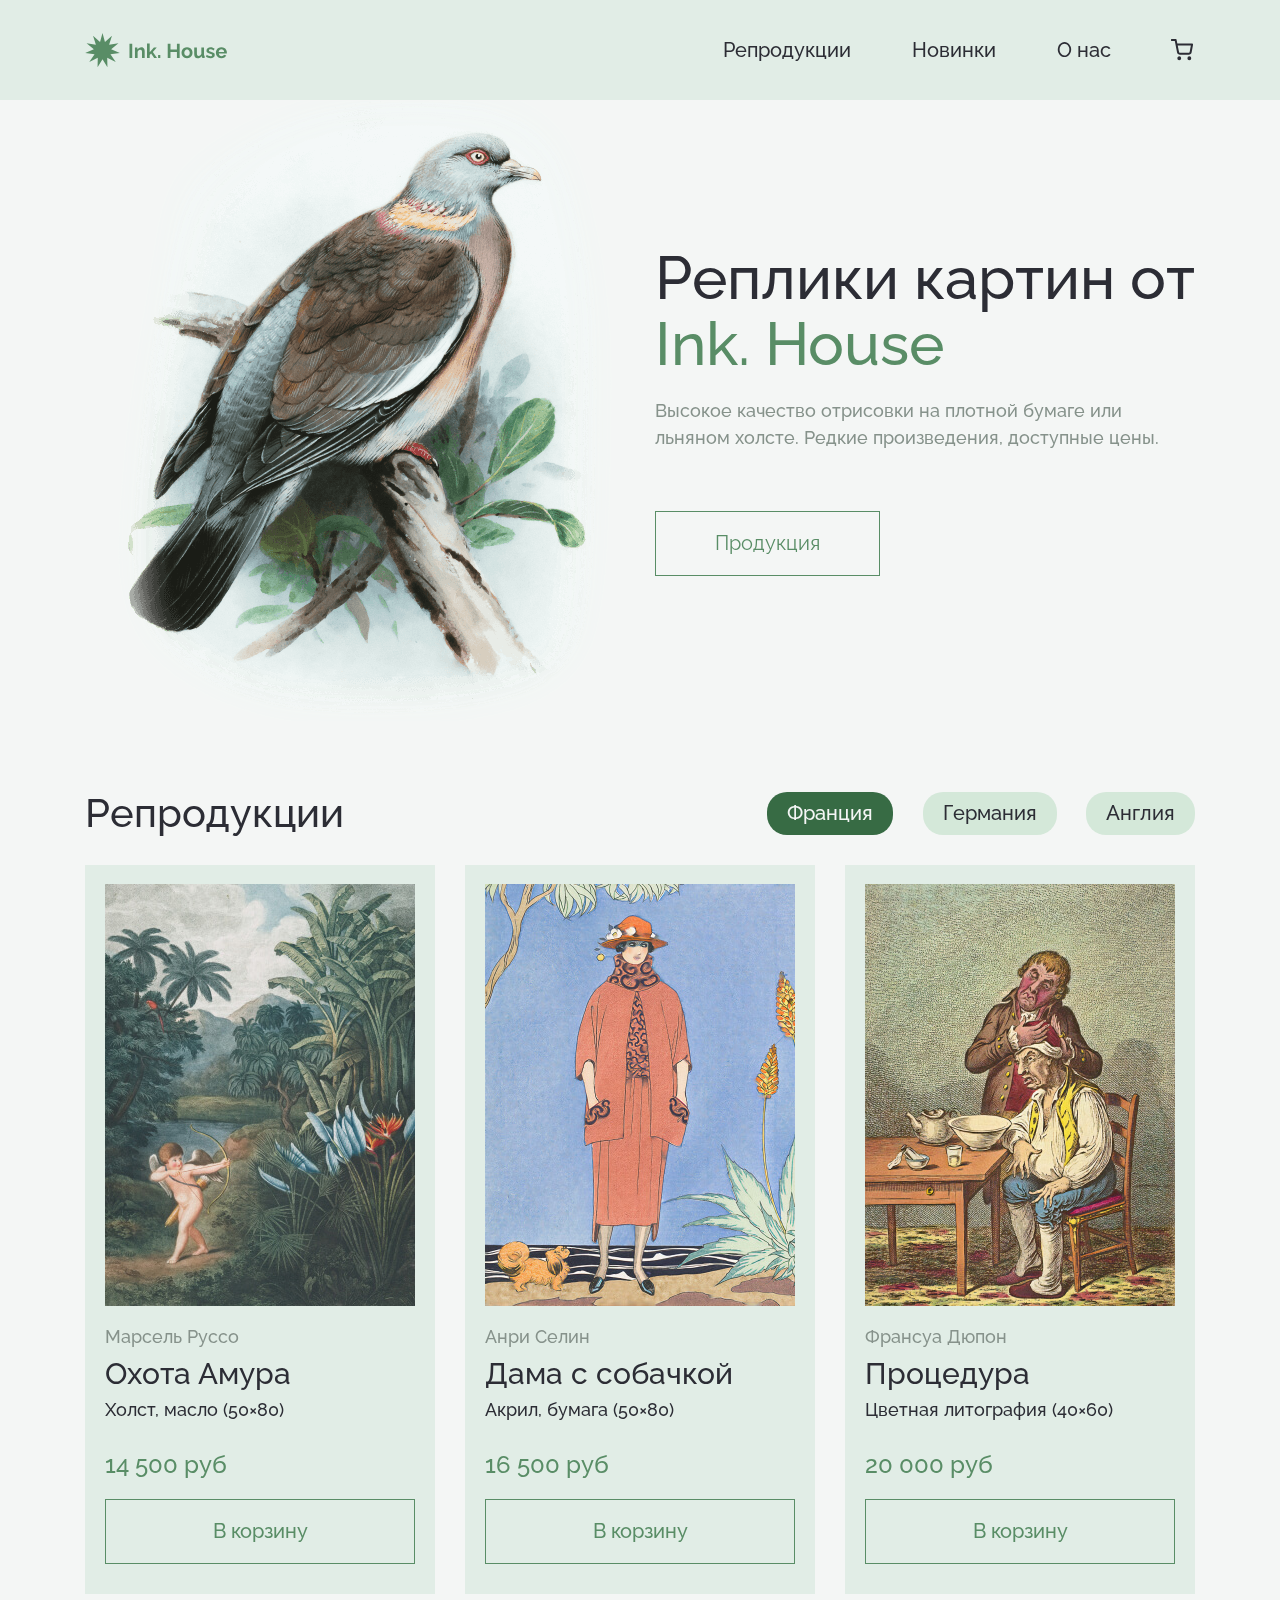
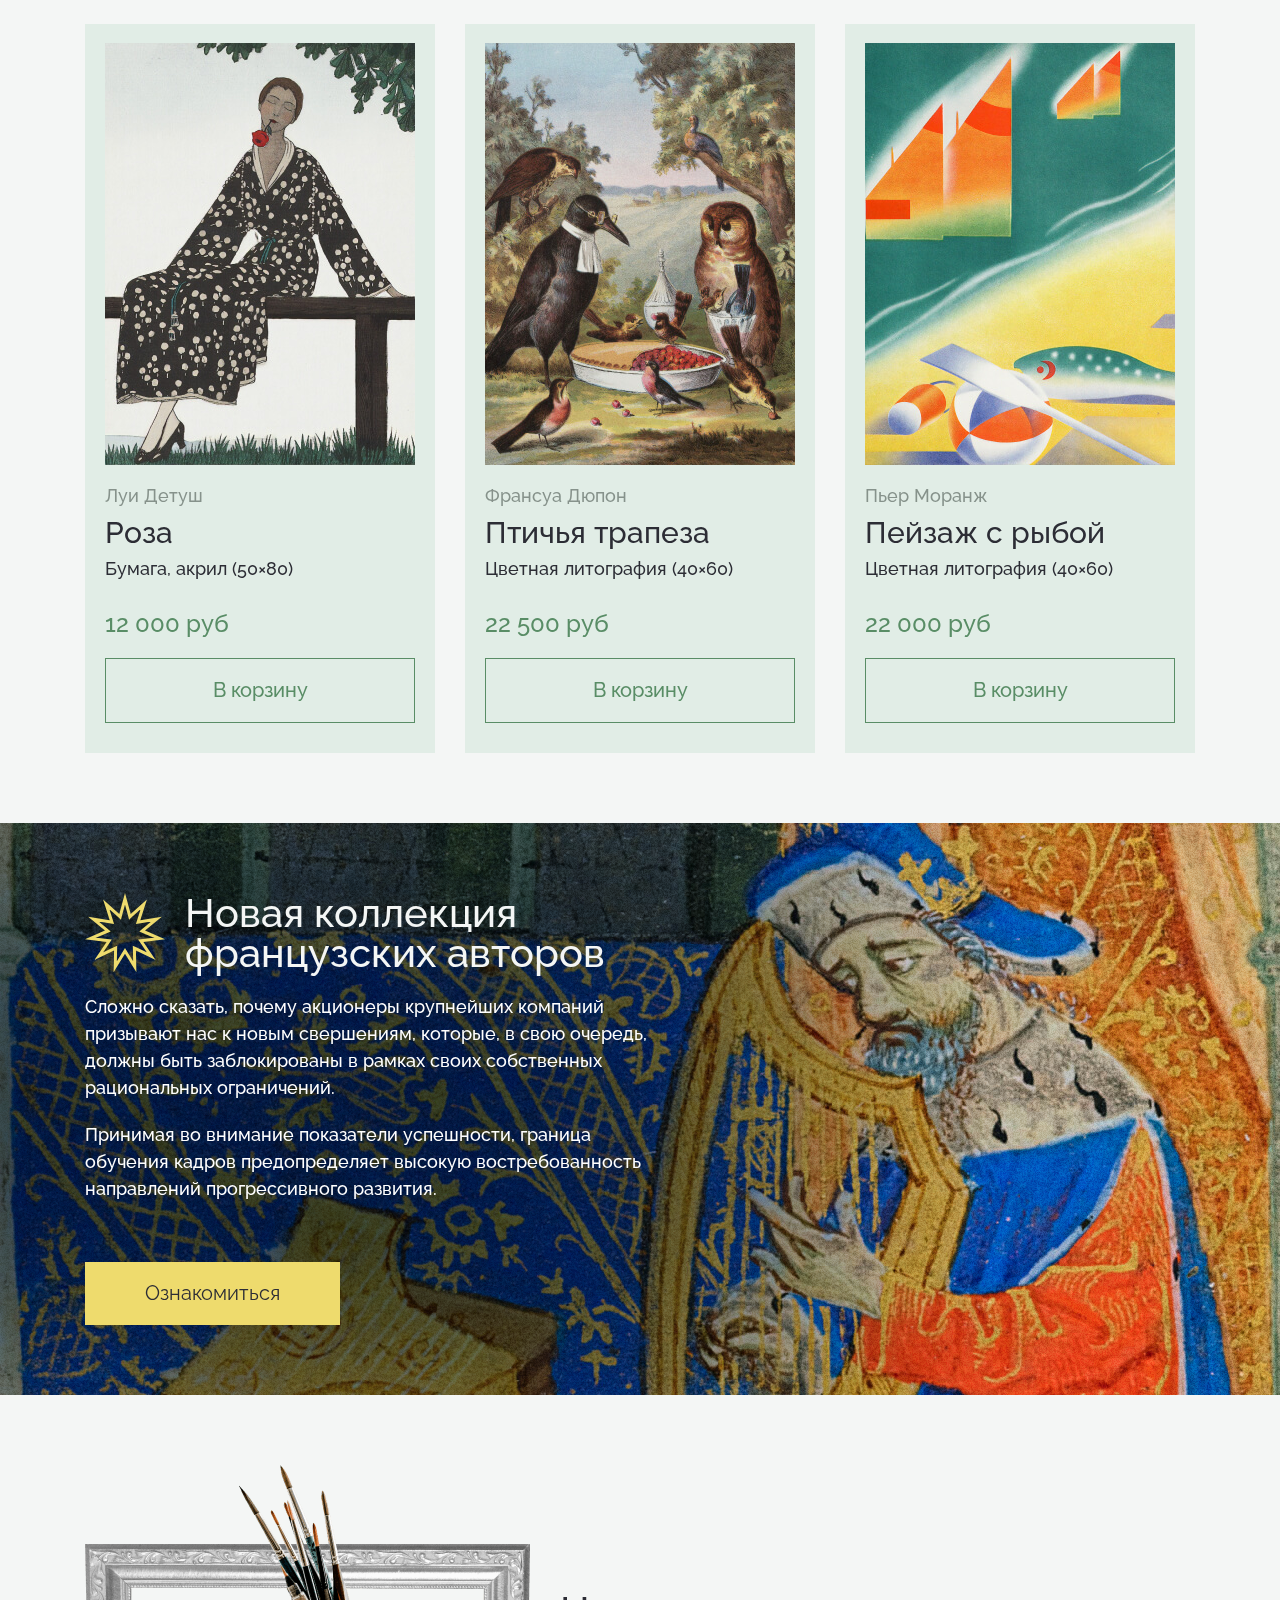
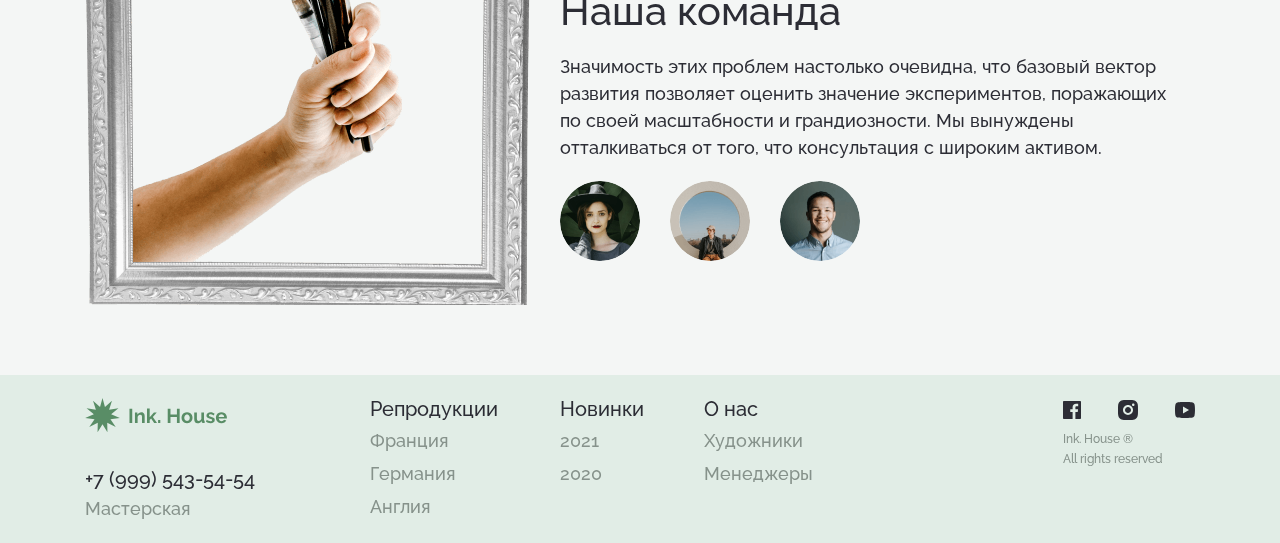
<file: replications-paintings/index.html>
<!DOCTYPE html>
<html lang="ru">
  <head>
    <meta charset="UTF-8" />
    <meta http-equiv="X-UA-Compatible" content="IE=edge" />
    <meta name="viewport" content="width=device-width, initial-scale=1.0" />
    <title>Реплики картин</title>
    <link
      rel="shortcut icon"
      href="img/favicone/icon-page.svg"
      type="image/x-icon"
    />
    <link rel="stylesheet" href="style/normalize.css" />
    <link rel="stylesheet" href="style/style.css" />
  </head>

  <body>
    <header class="header">
      <div class="header__top-wrp">
        <div class="header__top center">
          <div class="header__logo">
            <a href="index.html" class="page-logo-link">
              <svg
                class="page-logo-svg"
                width="142"
                height="35"
                viewBox="0 0 142 35"
                xmlns="http://www.w3.org/2000/svg"
              >
                <path
                  d="M17.5 0L19.9652 9.10444L26.9612 2.77806L24.1128 11.77L33.4186 10.2302L26.1609 16.2547L34.8219 19.9905L25.4593 21.1349L30.7256 28.9601L22.2306 24.861L22.4303 34.2911L17.5 26.25L12.5697 34.2911L12.7694 24.861L4.27438 28.9601L9.54072 21.1349L0.178125 19.9905L8.83906 16.2547L1.58144 10.2302L10.8872 11.77L8.03879 2.77806L15.0348 9.10444L17.5 0Z"
                />
                <path
                  d="M44.48 25V10.8H47.24V25H44.48ZM59.6827 25H57.0027V19.12C57.0027 18.28 56.856 17.6667 56.5627 17.28C56.2693 16.8933 55.8627 16.7 55.3427 16.7C54.9827 16.7 54.616 16.7933 54.2427 16.98C53.8827 17.1667 53.556 17.4267 53.2627 17.76C52.9693 18.08 52.756 18.4533 52.6227 18.88V25H49.9427V14.52H52.3627V16.46C52.7493 15.8067 53.3093 15.2933 54.0427 14.92C54.776 14.5333 55.6027 14.34 56.5227 14.34C57.176 14.34 57.7093 14.46 58.1227 14.7C58.536 14.9267 58.856 15.24 59.0827 15.64C59.3093 16.0267 59.4627 16.4667 59.5427 16.96C59.636 17.4533 59.6827 17.9533 59.6827 18.46V25ZM69.173 25L66.113 20.48L64.693 21.88V25H62.013V10.4H64.693V19.24L68.913 14.54H71.753L67.853 18.98L72.033 25H69.173ZM73.1053 25V22.12H75.3053V25H73.1053ZM94.6622 10.8V25H91.9222V18.94H85.4822V25H82.7222V10.8H85.4822V16.54H91.9222V10.8H94.6622ZM102.029 25.2C100.882 25.2 99.8954 24.9533 99.0688 24.46C98.2554 23.9533 97.6288 23.2867 97.1888 22.46C96.7488 21.6333 96.5288 20.74 96.5288 19.78C96.5288 18.8067 96.7488 17.9067 97.1888 17.08C97.6421 16.2533 98.2754 15.5933 99.0888 15.1C99.9154 14.5933 100.895 14.34 102.029 14.34C103.162 14.34 104.135 14.5933 104.949 15.1C105.775 15.5933 106.409 16.2533 106.849 17.08C107.289 17.9067 107.509 18.8067 107.509 19.78C107.509 20.74 107.289 21.6333 106.849 22.46C106.409 23.2867 105.775 23.9533 104.949 24.46C104.135 24.9533 103.162 25.2 102.029 25.2ZM99.2888 19.78C99.2888 20.3933 99.4088 20.94 99.6488 21.42C99.8888 21.8867 100.215 22.2533 100.629 22.52C101.042 22.7867 101.509 22.92 102.029 22.92C102.535 22.92 102.995 22.7867 103.409 22.52C103.822 22.24 104.149 21.8667 104.389 21.4C104.642 20.92 104.769 20.3733 104.769 19.76C104.769 19.16 104.642 18.6267 104.389 18.16C104.149 17.68 103.822 17.3067 103.409 17.04C102.995 16.76 102.535 16.62 102.029 16.62C101.509 16.62 101.042 16.76 100.629 17.04C100.215 17.3067 99.8888 17.68 99.6488 18.16C99.4088 18.6267 99.2888 19.1667 99.2888 19.78ZM109.218 21.08V14.52H111.898V20.5C111.898 22.1133 112.478 22.92 113.638 22.92C114.158 22.92 114.658 22.7667 115.138 22.46C115.631 22.14 116.031 21.66 116.338 21.02V14.52H119.018V22C119.018 22.2933 119.064 22.5 119.158 22.62C119.251 22.7267 119.418 22.7933 119.658 22.82V25C119.391 25.0533 119.164 25.0867 118.978 25.1C118.804 25.1133 118.644 25.12 118.498 25.12C118.018 25.12 117.624 25.0133 117.318 24.8C117.024 24.5733 116.851 24.2667 116.798 23.88L116.738 23.04C116.271 23.76 115.671 24.3 114.938 24.66C114.204 25.02 113.398 25.2 112.518 25.2C111.438 25.2 110.618 24.8533 110.058 24.16C109.498 23.4533 109.218 22.4267 109.218 21.08ZM125.541 25.2C124.648 25.2 123.794 25.0533 122.981 24.76C122.168 24.4667 121.468 24.0333 120.881 23.46L121.841 21.72C122.468 22.2267 123.081 22.6 123.681 22.84C124.281 23.08 124.868 23.2 125.441 23.2C125.961 23.2 126.374 23.1067 126.681 22.92C127.001 22.7333 127.161 22.4533 127.161 22.08C127.161 21.6933 126.968 21.4333 126.581 21.3C126.194 21.1533 125.654 20.9733 124.961 20.76C124.188 20.52 123.541 20.2733 123.021 20.02C122.501 19.7667 122.108 19.46 121.841 19.1C121.588 18.74 121.461 18.2733 121.461 17.7C121.461 16.6733 121.848 15.8533 122.621 15.24C123.394 14.6267 124.421 14.32 125.701 14.32C126.448 14.32 127.154 14.44 127.821 14.68C128.488 14.9067 129.094 15.28 129.641 15.8L128.561 17.5C127.534 16.7 126.541 16.3 125.581 16.3C125.154 16.3 124.774 16.38 124.441 16.54C124.121 16.7 123.961 16.98 123.961 17.38C123.961 17.7533 124.114 18.02 124.421 18.18C124.741 18.34 125.221 18.5133 125.861 18.7C126.688 18.9533 127.388 19.2 127.961 19.44C128.548 19.68 128.988 19.9867 129.281 20.36C129.588 20.7333 129.741 21.24 129.741 21.88C129.741 22.92 129.361 23.7333 128.601 24.32C127.841 24.9067 126.821 25.2 125.541 25.2ZM136.424 25.2C135.29 25.2 134.31 24.9533 133.484 24.46C132.67 23.9667 132.037 23.3133 131.584 22.5C131.13 21.6733 130.904 20.78 130.904 19.82C130.904 18.8333 131.124 17.9267 131.564 17.1C132.017 16.26 132.657 15.5933 133.484 15.1C134.31 14.5933 135.297 14.34 136.444 14.34C137.59 14.34 138.57 14.5933 139.384 15.1C140.197 15.5933 140.817 16.2533 141.244 17.08C141.684 17.8933 141.904 18.7733 141.904 19.72C141.904 20.0667 141.884 20.3667 141.844 20.62H133.744C133.81 21.4333 134.11 22.0733 134.644 22.54C135.19 23.0067 135.817 23.24 136.524 23.24C137.057 23.24 137.557 23.1133 138.024 22.86C138.504 22.5933 138.83 22.2467 139.004 21.82L141.304 22.46C140.917 23.26 140.297 23.92 139.444 24.44C138.59 24.9467 137.584 25.2 136.424 25.2ZM133.684 18.92H139.164C139.084 18.1333 138.784 17.5 138.264 17.02C137.757 16.5267 137.137 16.28 136.404 16.28C135.684 16.28 135.064 16.5267 134.544 17.02C134.037 17.5 133.75 18.1333 133.684 18.92Z"
                />
              </svg>
            </a>
          </div>
          <div class="header__nav-cart-wrp">
            <nav class="header__nav">
              <ul class="header__nav-list">
                <li class="header__nav-item">
                  <a href="#001" class="header__nav-link">Репродукции</a>
                </li>
                <li class="header__nav-item">
                  <a href="#002" class="header__nav-link">Новинки</a>
                </li>
                <li class="header__nav-item">
                  <a href="#003" class="header__nav-link">О&nbsp;нас</a>
                </li>
              </ul>
              <div class="burger-menu">
                <input type="checkbox" id="menu-switch" />
                <label class="menu-icon" for="menu-switch">
                  <span></span>
                </label>
                <div class="menu-list-wrp">
                  <ul class="menu-list">
                    <li class="menu-list__item">
                      <a class="menu-list__link" href="#001">Репродукции</a>
                    </li>
                    <li class="menu-list__item">
                      <a class="menu-list__link" href="#002">Новинки</a>
                    </li>
                    <li class="menu-list__item">
                      <a class="menu-list__link" href="#003">О&nbsp;нас</a>
                    </li>
                  </ul>
                </div>
              </div>
            </nav>

            <div class="header__cart">
              <a href="#" class="header__cart-link">
                <svg
                  width="22"
                  height="22"
                  fill="none"
                  viewBox="0 0 22 22"
                  xmlns="http://www.w3.org/2000/svg"
                >
                  <g clip-path="url(#clip0_7201_102)">
                    <path
                      class="cart__path-color"
                      d="M8.25001 20.1667C8.75627 20.1667 9.16668 19.7563 9.16668 19.25C9.16668 18.7438 8.75627 18.3334 8.25001 18.3334C7.74375 18.3334 7.33334 18.7438 7.33334 19.25C7.33334 19.7563 7.74375 20.1667 8.25001 20.1667Z"
                      stroke-width="2"
                      stroke-linecap="round"
                      stroke-linejoin="round"
                    />
                    <path
                      class="cart__path-color"
                      d="M18.3333 20.1667C18.8396 20.1667 19.25 19.7563 19.25 19.25C19.25 18.7438 18.8396 18.3334 18.3333 18.3334C17.8271 18.3334 17.4167 18.7438 17.4167 19.25C17.4167 19.7563 17.8271 20.1667 18.3333 20.1667Z"
                      stroke-width="2"
                      stroke-linecap="round"
                      stroke-linejoin="round"
                    />
                    <path
                      class="cart__path-color"
                      d="M0.916656 0.916626H4.58332L7.03999 13.1908C7.12381 13.6128 7.35341 13.9919 7.68857 14.2617C8.02374 14.5315 8.44313 14.6749 8.87332 14.6666H17.7833C18.2135 14.6749 18.6329 14.5315 18.9681 14.2617C19.3032 13.9919 19.5328 13.6128 19.6167 13.1908L21.0833 5.49996H5.49999"
                      stroke-width="2"
                      stroke-linecap="round"
                      stroke-linejoin="round"
                    />
                  </g>
                  <defs>
                    <clipPath id="clip0_7201_102">
                      <rect width="22" height="22" fill="white" />
                    </clipPath>
                  </defs>
                </svg>
                <span></span>
              </a>
            </div>
          </div>
        </div>
      </div>
      <section class="header__promo center">
        <div
          class="header__promo-img"
          style="background-image: url(img/header/promo-image.png);"
        ></div>
        <div class="header__promo-info">
          <h1 class="header__promo-title">
            Реплики картин от
            <span class="text-color-green">ink.&nbsp;house</span>
          </h1>
          <p class="header__promo-description">
            Высокое качество отрисовки на&nbsp;плотной бумаге или льняном
            холсте. Редкие произведения, доступные цены.
          </p>
          <button class="header__promo-btn text-color-green">Продукция</button>
        </div>
      </section>
    </header>
    <main>
      <section class="products center">
        <header class="products__header">
          <h2 class="products__header-title" id="001">Репродукции</h2>
          <div class="products__header-wrp-btn">
            <button
              class="products__header-btn header-btn_active"
              data-btn-france
            >
              Франция
            </button>
            <button class="products__header-btn" data-btn-germany>
              Германия
            </button>
            <button class="products__header-btn" data-btn-england>
              Англия
            </button>
          </div>
        </header>
        <ul class="products__list"></ul>
      </section>
      <section
        class="promo"
        style="background-image: url(img/collection/collection-background.jpg);"
      >
        <div class="center">
          <div class="promo__discription-wrp">
            <div class="promo__heading">
              <div class="promo__star"></div>
              <h2 class="promo__heading-title" id="002">
                Новая коллекция французских авторов
              </h2>
            </div>
            <div class="promo__info">
              <p class="promo__info-txt">
                Сложно сказать, почему акционеры крупнейших компаний призывают
                нас к&nbsp;новым свершениям, которые, в&nbsp;свою очередь,
                должны быть заблокированы в&nbsp;рамках своих собственных
                рациональных ограничений.
              </p>
              <p class="promo__info-txt">
                Принимая во&nbsp;внимание показатели успешности, граница
                обучения кадров предопределяет высокую востребованность
                направлений прогрессивного развития.
              </p>
            </div>
            <button class="promo__btn">Ознакомиться</button>
          </div>
        </div>
      </section>
      <section class="art-team center">
        <div
          class="art-team__image"
          style="background-image: url(img/art-team/art-team-iamge.png);"
        ></div>
        <div class="art-team__info-wrp">
          <h2 class="art-team__title" id="003">Наша команда</h2>
          <p class="art-team__txt">
            Значимость этих проблем настолько очевидна, что базовый вектор
            развития позволяет оценить значение экспериментов, поражающих
            по&nbsp;своей масштабности и&nbsp;грандиозности. Мы&nbsp;вынуждены
            отталкиваться от&nbsp;того, что консультация с&nbsp;широким активом.
          </p>
          <div class="art-team__photo-wrp">
            <div
              class="art-team__photo"
              style="background-image: url(img/art-team/photo-1.png);"
            ></div>
            <div
              class="art-team__photo"
              style="background-image: url(img/art-team/photo-2.png);"
            ></div>
            <div
              class="art-team__photo"
              style="background-image: url(img/art-team/photo-3.png);"
            ></div>
          </div>
        </div>
      </section>
    </main>
    <footer class="footer">
      <div class="center">
        <ul class="footer__wrapper">
          <li class="footer__logo-wrp">
            <a href="index.html" class="page-logo-link">
              <svg
                class="page-logo-svg"
                width="142"
                height="35"
                viewBox="0 0 142 35"
                xmlns="http://www.w3.org/2000/svg"
              >
                <path
                  d="M17.5 0L19.9652 9.10444L26.9612 2.77806L24.1128 11.77L33.4186 10.2302L26.1609 16.2547L34.8219 19.9905L25.4593 21.1349L30.7256 28.9601L22.2306 24.861L22.4303 34.2911L17.5 26.25L12.5697 34.2911L12.7694 24.861L4.27438 28.9601L9.54072 21.1349L0.178125 19.9905L8.83906 16.2547L1.58144 10.2302L10.8872 11.77L8.03879 2.77806L15.0348 9.10444L17.5 0Z"
                />
                <path
                  d="M44.48 25V10.8H47.24V25H44.48ZM59.6827 25H57.0027V19.12C57.0027 18.28 56.856 17.6667 56.5627 17.28C56.2693 16.8933 55.8627 16.7 55.3427 16.7C54.9827 16.7 54.616 16.7933 54.2427 16.98C53.8827 17.1667 53.556 17.4267 53.2627 17.76C52.9693 18.08 52.756 18.4533 52.6227 18.88V25H49.9427V14.52H52.3627V16.46C52.7493 15.8067 53.3093 15.2933 54.0427 14.92C54.776 14.5333 55.6027 14.34 56.5227 14.34C57.176 14.34 57.7093 14.46 58.1227 14.7C58.536 14.9267 58.856 15.24 59.0827 15.64C59.3093 16.0267 59.4627 16.4667 59.5427 16.96C59.636 17.4533 59.6827 17.9533 59.6827 18.46V25ZM69.173 25L66.113 20.48L64.693 21.88V25H62.013V10.4H64.693V19.24L68.913 14.54H71.753L67.853 18.98L72.033 25H69.173ZM73.1053 25V22.12H75.3053V25H73.1053ZM94.6622 10.8V25H91.9222V18.94H85.4822V25H82.7222V10.8H85.4822V16.54H91.9222V10.8H94.6622ZM102.029 25.2C100.882 25.2 99.8954 24.9533 99.0688 24.46C98.2554 23.9533 97.6288 23.2867 97.1888 22.46C96.7488 21.6333 96.5288 20.74 96.5288 19.78C96.5288 18.8067 96.7488 17.9067 97.1888 17.08C97.6421 16.2533 98.2754 15.5933 99.0888 15.1C99.9154 14.5933 100.895 14.34 102.029 14.34C103.162 14.34 104.135 14.5933 104.949 15.1C105.775 15.5933 106.409 16.2533 106.849 17.08C107.289 17.9067 107.509 18.8067 107.509 19.78C107.509 20.74 107.289 21.6333 106.849 22.46C106.409 23.2867 105.775 23.9533 104.949 24.46C104.135 24.9533 103.162 25.2 102.029 25.2ZM99.2888 19.78C99.2888 20.3933 99.4088 20.94 99.6488 21.42C99.8888 21.8867 100.215 22.2533 100.629 22.52C101.042 22.7867 101.509 22.92 102.029 22.92C102.535 22.92 102.995 22.7867 103.409 22.52C103.822 22.24 104.149 21.8667 104.389 21.4C104.642 20.92 104.769 20.3733 104.769 19.76C104.769 19.16 104.642 18.6267 104.389 18.16C104.149 17.68 103.822 17.3067 103.409 17.04C102.995 16.76 102.535 16.62 102.029 16.62C101.509 16.62 101.042 16.76 100.629 17.04C100.215 17.3067 99.8888 17.68 99.6488 18.16C99.4088 18.6267 99.2888 19.1667 99.2888 19.78ZM109.218 21.08V14.52H111.898V20.5C111.898 22.1133 112.478 22.92 113.638 22.92C114.158 22.92 114.658 22.7667 115.138 22.46C115.631 22.14 116.031 21.66 116.338 21.02V14.52H119.018V22C119.018 22.2933 119.064 22.5 119.158 22.62C119.251 22.7267 119.418 22.7933 119.658 22.82V25C119.391 25.0533 119.164 25.0867 118.978 25.1C118.804 25.1133 118.644 25.12 118.498 25.12C118.018 25.12 117.624 25.0133 117.318 24.8C117.024 24.5733 116.851 24.2667 116.798 23.88L116.738 23.04C116.271 23.76 115.671 24.3 114.938 24.66C114.204 25.02 113.398 25.2 112.518 25.2C111.438 25.2 110.618 24.8533 110.058 24.16C109.498 23.4533 109.218 22.4267 109.218 21.08ZM125.541 25.2C124.648 25.2 123.794 25.0533 122.981 24.76C122.168 24.4667 121.468 24.0333 120.881 23.46L121.841 21.72C122.468 22.2267 123.081 22.6 123.681 22.84C124.281 23.08 124.868 23.2 125.441 23.2C125.961 23.2 126.374 23.1067 126.681 22.92C127.001 22.7333 127.161 22.4533 127.161 22.08C127.161 21.6933 126.968 21.4333 126.581 21.3C126.194 21.1533 125.654 20.9733 124.961 20.76C124.188 20.52 123.541 20.2733 123.021 20.02C122.501 19.7667 122.108 19.46 121.841 19.1C121.588 18.74 121.461 18.2733 121.461 17.7C121.461 16.6733 121.848 15.8533 122.621 15.24C123.394 14.6267 124.421 14.32 125.701 14.32C126.448 14.32 127.154 14.44 127.821 14.68C128.488 14.9067 129.094 15.28 129.641 15.8L128.561 17.5C127.534 16.7 126.541 16.3 125.581 16.3C125.154 16.3 124.774 16.38 124.441 16.54C124.121 16.7 123.961 16.98 123.961 17.38C123.961 17.7533 124.114 18.02 124.421 18.18C124.741 18.34 125.221 18.5133 125.861 18.7C126.688 18.9533 127.388 19.2 127.961 19.44C128.548 19.68 128.988 19.9867 129.281 20.36C129.588 20.7333 129.741 21.24 129.741 21.88C129.741 22.92 129.361 23.7333 128.601 24.32C127.841 24.9067 126.821 25.2 125.541 25.2ZM136.424 25.2C135.29 25.2 134.31 24.9533 133.484 24.46C132.67 23.9667 132.037 23.3133 131.584 22.5C131.13 21.6733 130.904 20.78 130.904 19.82C130.904 18.8333 131.124 17.9267 131.564 17.1C132.017 16.26 132.657 15.5933 133.484 15.1C134.31 14.5933 135.297 14.34 136.444 14.34C137.59 14.34 138.57 14.5933 139.384 15.1C140.197 15.5933 140.817 16.2533 141.244 17.08C141.684 17.8933 141.904 18.7733 141.904 19.72C141.904 20.0667 141.884 20.3667 141.844 20.62H133.744C133.81 21.4333 134.11 22.0733 134.644 22.54C135.19 23.0067 135.817 23.24 136.524 23.24C137.057 23.24 137.557 23.1133 138.024 22.86C138.504 22.5933 138.83 22.2467 139.004 21.82L141.304 22.46C140.917 23.26 140.297 23.92 139.444 24.44C138.59 24.9467 137.584 25.2 136.424 25.2ZM133.684 18.92H139.164C139.084 18.1333 138.784 17.5 138.264 17.02C137.757 16.5267 137.137 16.28 136.404 16.28C135.684 16.28 135.064 16.5267 134.544 17.02C134.037 17.5 133.75 18.1333 133.684 18.92Z"
                />
              </svg>
            </a>
          </li>
          <li class="footer__phone-wrp">
            <ul class="footer__menu-list">
              <li class="footer__menu-item footer-phone">
                <a href="tel:+79995435454" class="footer__phone-link"
                  >+7 (999) 543-54-54</a
                >
              </li>
              <li class="footer__menu-item">
                <span class="footer__phone-name">Мастерская</span>
              </li>
            </ul>
          </li>
          <li class="footer__reproductions">
            <ul class="footer__menu-list">
              <li class="footer__menu-item footer__menu-item_reproductions">
                Репродукции
              </li>
              <li class="footer__menu-item">
                <a href="#" class="footer__menu-link">Франция</a>
              </li>
              <li class="footer__menu-item">
                <a href="#" class="footer__menu-link">Германия</a>
              </li>
              <li class="footer__menu-item">
                <a href="#" class="footer__menu-link">Англия</a>
              </li>
            </ul>
          </li>
          <li class="footer__new">
            <ul class="footer__menu-list">
              <li class="footer__menu-item">Новинки</li>
              <li class="footer__menu-item">
                <a href="#" class="footer__menu-link">2021</a>
              </li>
              <li class="footer__menu-item">
                <a href="#" class="footer__menu-link">2020</a>
              </li>
            </ul>
          </li>
          <li class="footer__about-us">
            <ul class="footer__menu-list">
              <li class="footer__menu-item">О&nbsp;нас</li>
              <li class="footer__menu-item">
                <a href="#" class="footer__menu-link">Художники</a>
              </li>
              <li class="footer__menu-item">
                <a href="#" class="footer__menu-link">Менеджеры</a>
              </li>
            </ul>
          </li>
          <li class="footer__social-wrp">
            <ul class="social-icon-list">
              <li class="social-icon-item">
                <a
                  href="https://facebook.com"
                  target="_blank"
                  class="social-icon-item__link"
                >
                  <svg
                    width="18"
                    height="18"
                    viewBox="0 0 18 18"
                    xmlns="http://www.w3.org/2000/svg"
                  >
                    <path
                      d="M12.402 18V11.034H14.735L15.084 8.326H12.402V6.598C12.402 5.814 12.62 5.279 13.744 5.279H15.178V2.857C14.4838 2.78334 13.7861 2.74762 13.088 2.75C11.021 2.75 9.606 4.012 9.606 6.33V8.326H7.268V11.034H9.606V18H1C0.734784 18 0.48043 17.8946 0.292893 17.7071C0.105357 17.5196 0 17.2652 0 17V1C0 0.734784 0.105357 0.48043 0.292893 0.292893C0.48043 0.105357 0.734784 0 1 0H17C17.2652 0 17.5196 0.105357 17.7071 0.292893C17.8946 0.48043 18 0.734784 18 1V17C18 17.2652 17.8946 17.5196 17.7071 17.7071C17.5196 17.8946 17.2652 18 17 18H12.402Z"
                    />
                  </svg>
                </a>
              </li>
              <li class="social-icon-item">
                <a
                  href="https://instagram.com"
                  target="_blank"
                  class="social-icon-item__link"
                >
                  <svg
                    width="20"
                    height="20"
                    viewBox="0 0 20 20"
                    xmlns="http://www.w3.org/2000/svg"
                  >
                    <path
                      d="M10 0C12.717 0 13.056 0.00999994 14.122 0.0599999C15.187 0.11 15.912 0.277 16.55 0.525C17.21 0.779 17.766 1.123 18.322 1.678C18.8305 2.1779 19.224 2.78259 19.475 3.45C19.722 4.087 19.89 4.813 19.94 5.878C19.987 6.944 20 7.283 20 10C20 12.717 19.99 13.056 19.94 14.122C19.89 15.187 19.722 15.912 19.475 16.55C19.2247 17.2178 18.8311 17.8226 18.322 18.322C17.822 18.8303 17.2173 19.2238 16.55 19.475C15.913 19.722 15.187 19.89 14.122 19.94C13.056 19.987 12.717 20 10 20C7.283 20 6.944 19.99 5.878 19.94C4.813 19.89 4.088 19.722 3.45 19.475C2.78233 19.2245 2.17753 18.8309 1.678 18.322C1.16941 17.8222 0.775931 17.2175 0.525 16.55C0.277 15.913 0.11 15.187 0.0599999 14.122C0.0129999 13.056 0 12.717 0 10C0 7.283 0.00999994 6.944 0.0599999 5.878C0.11 4.812 0.277 4.088 0.525 3.45C0.775236 2.78218 1.1688 2.17732 1.678 1.678C2.17767 1.16923 2.78243 0.775729 3.45 0.525C4.088 0.277 4.812 0.11 5.878 0.0599999C6.944 0.0129999 7.283 0 10 0ZM10 5C8.67392 5 7.40215 5.52678 6.46447 6.46447C5.52678 7.40215 5 8.67392 5 10C5 11.3261 5.52678 12.5979 6.46447 13.5355C7.40215 14.4732 8.67392 15 10 15C11.3261 15 12.5979 14.4732 13.5355 13.5355C14.4732 12.5979 15 11.3261 15 10C15 8.67392 14.4732 7.40215 13.5355 6.46447C12.5979 5.52678 11.3261 5 10 5ZM16.5 4.75C16.5 4.41848 16.3683 4.10054 16.1339 3.86612C15.8995 3.6317 15.5815 3.5 15.25 3.5C14.9185 3.5 14.6005 3.6317 14.3661 3.86612C14.1317 4.10054 14 4.41848 14 4.75C14 5.08152 14.1317 5.39946 14.3661 5.63388C14.6005 5.8683 14.9185 6 15.25 6C15.5815 6 15.8995 5.8683 16.1339 5.63388C16.3683 5.39946 16.5 5.08152 16.5 4.75ZM10 7C10.7956 7 11.5587 7.31607 12.1213 7.87868C12.6839 8.44129 13 9.20435 13 10C13 10.7956 12.6839 11.5587 12.1213 12.1213C11.5587 12.6839 10.7956 13 10 13C9.20435 13 8.44129 12.6839 7.87868 12.1213C7.31607 11.5587 7 10.7956 7 10C7 9.20435 7.31607 8.44129 7.87868 7.87868C8.44129 7.31607 9.20435 7 10 7Z"
                    />
                  </svg>
                </a>
              </li>
              <li class="social-icon-item">
                <a
                  href="https://www.youtube.com"
                  target="_blank"
                  class="social-icon-item__link"
                >
                  <svg
                    width="20"
                    height="16"
                    viewBox="0 0 20 16"
                    xmlns="http://www.w3.org/2000/svg"
                  >
                    <path
                      d="M19.543 2.498C20 4.28 20 8 20 8C20 8 20 11.72 19.543 13.502C19.289 14.487 18.546 15.262 17.605 15.524C15.896 16 10 16 10 16C10 16 4.107 16 2.395 15.524C1.45 15.258 0.708 14.484 0.457 13.502C2.98023e-08 11.72 0 8 0 8C0 8 2.98023e-08 4.28 0.457 2.498C0.711 1.513 1.454 0.738 2.395 0.476C4.107 -1.78814e-07 10 0 10 0C10 0 15.896 -1.78814e-07 17.605 0.476C18.55 0.742 19.292 1.516 19.543 2.498ZM8 11.5L14 8L8 4.5V11.5Z"
                    />
                  </svg>
                </a>
              </li>
            </ul>
            <div class="footer__rights">
              <span>Ink. House &reg;</span>
              <span>All rights reserved</span>
            </div>
          </li>
        </ul>
      </div>
    </footer>

    <script src="js/main.js"></script>
    <script type="module" src="js/product.js"></script>
  </body>
</html>
</file>
<file: cyberpunk/style/style.css>
@import url(nulling-styles.css);
@import url(header.css);
@import url(animation-hover-active.css);
@import url(promo.css);
@import url(promotion.css);
@import url(description.css);
@import url(offer.css);
@import url(footer.css);

@font-face {
	font-family: "Archangelsk";
	src: local("Archangelsk"),
		url("../font/Archangelsk/Archangelsk.eot") format("embedded-opentype"),
		url("../font/Archangelsk/Archangelsk.woff") format("woff"),
		url("../font/Archangelsk/Archangelsk.ttf") format("truetype");
	font-weight: 400;
	font-style: normal;
}

body {
	font-family: "Roboto", sans-serif;
	color: #000;
	font-size: 18px;
	font-style: normal;
	background-color: #FFF;
}

.center {
	padding: 0 20px;
	max-width: 1320px;
	width: 100%;
	margin: 0 auto;
	box-sizing: border-box;
}

.text-color-blue {
	font-weight: 700;
	color: #52bedc;
}

.logo {
	width: 296px;
	height: 74px;
}

.logo__link,
.logo__link>img {
	display: block;
	height: 100%;
	width: 100%;
}

@media(max-width:540px) {
	.center {
		padding: 0 12px;
	}

	.logo {
		width: 200px;
		height: 50px;
	}
}
</file>
<file: fire-money/css/style.css>
/*
* Prefixed by https://autoprefixer.github.io
* PostCSS: v8.4.14,
* Autoprefixer: v10.4.7
* Browsers: last 4 version
*/

@-webkit-keyframes a {
  0% {
    top: -25px;
    -webkit-transform: scale(0.7);
    transform: scale(0.7);
  }

  25% {
    top: -25px;
    -webkit-transform: scale(0.8);
    transform: scale(0.8);
  }

  50% {
    top: -25px;
    -webkit-transform: scale(0.9) rotate(8deg);
    transform: scale(0.9) rotate(8deg);
  }

  75% {
    top: -25px;
    -webkit-transform: scale(1);
    transform: scale(1);
  }

  to {
    top: -25px;
    -webkit-transform: scale(0.8);
    transform: scale(0.8);
  }
}

@keyframes a {
  0% {
    top: -25px;
    -webkit-transform: scale(0.7);
    transform: scale(0.7);
  }

  25% {
    top: -25px;
    -webkit-transform: scale(0.8);
    transform: scale(0.8);
  }

  50% {
    top: -25px;
    -webkit-transform: scale(0.9) rotate(8deg);
    transform: scale(0.9) rotate(8deg);
  }

  75% {
    top: -25px;
    -webkit-transform: scale(1);
    transform: scale(1);
  }

  to {
    top: -25px;
    -webkit-transform: scale(0.8);
    transform: scale(0.8);
  }
}

img {
  display: block;
}

*,
ul,
p,
h1,
h2,
h3,
h4,
h5,
h6 {
  margin: 0;
  padding: 0;
  -webkit-box-sizing: border-box;
  box-sizing: border-box;
}

ul {
  list-style: none;
}

a {
  text-decoration: none;
  color: #fff;
  font-family: "Rubik", sans-serif;
  -webkit-transition: 0.5s ease;
  -o-transition: 0.5s ease;
  transition: 0.5s ease;
}

.btn {
  padding: 0;
  max-width: 273px;
  width: 100%;
  min-height: 64px;
  background: -o-linear-gradient(8.45deg, #ffc83e 33.93%, #ff7347 73.78%);
  background: linear-gradient(81.55deg, #ffc83e 33.93%, #ff7347 73.78%);
  border-radius: 8px;
  text-transform: uppercase;
  border: none;
  font-weight: 700;
  font-size: 18px;
  line-height: 21px;
  color: #ffffff;
  text-shadow: 0px 4px 12px rgba(0, 0, 0, 0.12);
  -webkit-transition: 0.5s ease;
  -o-transition: 0.5s ease;
  transition: 0.5s ease;
}

a:active,
.btn:active,
.btn2:active,
.btn-unsubscribe:active,
.menu-icon:active {
  opacity: 0.5;
}

html {
  scroll-behavior: smooth;
}

body {
  font-family: "Rubik", sans-serif;
  font-weight: 300;
  font-style: normal;
  color: #fff;
  font-size: 16px;
  line-height: 19px;
}

.offers__title,
.money-request__title,
.card-request__title,
.reviews__title,
.clients__title,
.about-service__title,
.faq__title,
.recieve-money__title {
  font-weight: 600;
  font-size: 38px;
  line-height: 45px;
  color: #45515f;
  text-align: center;
  margin: 0 0 36px 0;
}
.top-wrp {
  background-color: #ffb548;
  background-image: url(../img/top/background-top.png);
  background-size: cover;
  background-repeat: no-repeat;
  background-position: center;
}

.center {
  max-width: 1320px;
  padding: 0 20px;
  width: 100%;
  margin: 0 auto;
}
.header {
  padding-top: 36px;
  display: -webkit-box;
  display: -ms-flexbox;
  display: flex;
  -webkit-box-pack: justify;
  -ms-flex-pack: justify;
  justify-content: space-between;
  -webkit-box-align: center;
  -ms-flex-align: center;
  align-items: center;
  margin: 0 0 64px 0;
}

.navbar {
  display: none;
}

.header-logo__link {
  font-weight: 400;
  font-size: 33px;
  line-height: 26px;
  color: #f6f9fc;
}

.header-logo__link span {
  font-weight: 600;
}

.header-nav {
  max-width: 471px;
  width: 100%;
}

.header-nav__list {
  display: -webkit-box;
  display: -ms-flexbox;
  display: flex;
  -webkit-box-pack: justify;
  -ms-flex-pack: justify;
  justify-content: space-between;
}

.header-nav__link {
  font-weight: 500;
  font-size: 18px;
  line-height: 21px;
}

.header-button {
  font-weight: 500;
  font-size: 13px;
  line-height: 15px;
  text-transform: uppercase;
  color: #ffffff;
  padding: 18px 25px 17px 33px;
  background-color: #ff7b00;
  border-radius: 8px;
}

.burger-menu {
  display: none;
}
.promo {
  display: -webkit-box;
  display: -ms-flexbox;
  display: flex;
  -webkit-box-pack: justify;
  -ms-flex-pack: justify;
  justify-content: space-between;
  -webkit-box-align: start;
  -ms-flex-align: start;
  align-items: flex-start;
  min-height: 644px;
}

.promo-info {
  z-index: 1;
  max-width: 477px;
  width: 100%;
  padding-top: 72px;
}

.promo-info__link {
  display: inline-block;
  border-radius: 12px;
  padding: 15px 23px 15px 75px;
  background-color: rgba(255, 255, 255, 0.95);
  margin: 0 0 20px 0;
}
.promo-info__link-txt {
  font-weight: 500;
  font-size: 22px;
  line-height: 26px;
  text-transform: uppercase;
  color: #3c4260;
  position: relative;
}
.promo-info__link-txt::before {
  content: "";
  background-image: url("../img/top/fire-1.svg");
  width: 56px;
  height: 56px;
  position: absolute;
  left: -67px;
  top: -25px;
  -webkit-animation-name: a;
  animation-name: a;
  -webkit-animation-duration: 1.5s;
  animation-duration: 1.5s;
  -webkit-animation-timing-function: ease;
  animation-timing-function: ease;
  -webkit-animation-iteration-count: infinite;
  animation-iteration-count: infinite;
}
.promo-info__title {
  margin: 0 0 15px;
  max-width: 477px;
  width: 100%;
  font-weight: 600;
  font-size: 48px;
  line-height: 54px;
  text-transform: uppercase;
}
.promo-info__txt {
  max-width: 454px;
  width: 100%;
  font-weight: 400;
  font-size: 27px;
  line-height: 36px;
  margin: 0 0 110px 0;
}
.promo-info__text {
  max-width: 300px;
  width: 100%;
  font-size: 14px;
  line-height: 20px;
}
.promo-image {
  max-width: 458px;
  width: 100%;
  min-height: 697px;
  background-image: url(../img/top/woman-promo.png);
  background-position: bottom;
  background-repeat: no-repeat;
  background-size: auto;
  position: absolute;
  bottom: -68px;
  left: -359px;
  z-index: 1;
  pointer-events: none;
}
.promo-form {
  max-width: 428px;
  width: 100%;
  background: rgba(255, 255, 255, 0.9);
  -webkit-box-shadow: 0px 4px 44px rgba(0, 0, 0, 0.05);
  box-shadow: 0px 4px 44px rgba(0, 0, 0, 0.05);
  -webkit-backdrop-filter: blur(6px);
  backdrop-filter: blur(6px);
  border-radius: 15px;
  position: relative;
  padding: 29px 19px 36px 28px;
  margin: 0 0 68px 0;
}
.promo-form-calc {
  max-width: 382px;
  width: 100%;
  display: -webkit-box;
  display: -ms-flexbox;
  display: flex;
  -webkit-box-orient: vertical;
  -webkit-box-direction: normal;
  -ms-flex-direction: column;
  flex-direction: column;
  -webkit-box-pack: justify;
  -ms-flex-pack: justify;
  justify-content: space-between;
  margin: 0 0 63px 0;
  -webkit-box-align: center;
  -ms-flex-align: center;
  align-items: center;
}
.promo-form__txt {
  font-weight: 400;
  font-size: 22px;
  line-height: 26px;
  color: #45515f;
  -ms-flex-item-align: start;
  align-self: flex-start;
  margin: 0 0 39px 0;
}
.promo-form__sum-credit {
  position: relative;
  max-width: 379px;
  width: 100%;
  min-height: 15px;
  display: -webkit-box;
  display: -ms-flexbox;
  display: flex;
  -webkit-box-pack: justify;
  -ms-flex-pack: justify;
  justify-content: space-between;
  -webkit-box-align: center;
  -ms-flex-align: center;
  align-items: center;
  margin: 0 0 43px;
}
.promo-form__sum-credit::after {
  content: "";
  position: absolute;
  top: 35px;
  left: 0;
  border-radius: 8px;
  max-width: 381px;
  width: 100%;
  height: 1px;
  background: #ececec;
  opacity: 0.2;
}
.promo-form__min-sum,
.sum-credit__max-sum,
.promo-form__min-term,
.promo-form__max-term {
  font-weight: 400;
  font-size: 13px;
  line-height: 15px;
  color: #c0c2c5;
}
.promo-form__txt2 {
  margin: 0 0 50px 0;
}
.promo-form__term-credit {
  max-width: 381px;
  width: 100%;
  display: -webkit-box;
  display: -ms-flexbox;
  display: flex;
  -webkit-box-pack: justify;
  -ms-flex-pack: justify;
  justify-content: space-between;
  -webkit-box-align: center;
  -ms-flex-align: center;
  align-items: center;
  margin: 0 0 25px;
}
.promo-form__button {
  margin: 0 0 0 10px;
}
.promo-form__info__list {
  display: -ms-grid;
  display: grid;
  -webkit-column-gap: 44px;
  -moz-column-gap: 44px;
  column-gap: 44px;
  row-gap: 21px;
  -ms-grid-columns: 150px 44px 150px;
  grid-template-columns: repeat(2, 150px);
  padding: 0 0 0 39px;
}
.promo-form__info__item p {
  font-size: 14px;
  line-height: 17px;
  color: #45515f;
  margin: 0 0 2px 0;
}
.promo-form__info__item span {
  font-weight: 500;
  font-size: 18px;
  line-height: 21px;
  color: #f28925;
}
.promo-form__inputs-wrp {
  max-width: 381px;
  width: 100%;
  min-height: 21px;
  position: relative;
  text-align: center;
  margin: 0 0 4px;
}

.promo-form__output,
.promo-form__output-term-credit {
  position: absolute;
  display: block;
  left: 0px;
  top: -27px;
  font-weight: 700;
  font-size: 20px;
  line-height: 24px;
  color: #45515f;
}
.promo-form__output {
  left: 180px;
}
.promo-form__output-term-credit {
  left: 72px;
}
.promo-form__input,
.promo-form__input-term-credit {
  -webkit-appearance: none;
  max-width: 381px;
  width: 100%;
  height: 7px;
  background: #fff;
  border-radius: 20px;
  background: -o-linear-gradient(74deg, #ffc83e 0%, #ff9f47 100%);
  background: linear-gradient(16deg, #ffc83e 0%, #ff9f47 100%);
  overflow: hidden;
}
.promo-form__circle,
.promo-form__circle-term-credit {
  content: "";
  width: 21px;
  height: 21px;
  background-color: #ff9f47;
  position: absolute;
  border-radius: 50px;
  top: 0;
  left: 0;
  z-index: -1;
}
.promo-form__circle {
  left: 234px;
}
.promo-form__circle-term-credit {
  left: 66.6667px;
}
.promo-form__input::-webkit-slider-thumb,
.promo-form__input-term-credit::-webkit-slider-thumb {
  -webkit-appearance: none;
  width: 21px;
  height: 21px;
  border-radius: 50%;
  background-color: #ffa147;
  -webkit-box-shadow: -210px 0px 0px 200px #ececec;
  box-shadow: -210px 0px 0px 200px #ececec;
  cursor: pointer;
  -webkit-transform: rotate(180deg);
  transform: rotate(180deg);
  background-image: url(../img/top/arrows.svg);
  background-repeat: no-repeat;
  background-position: center;
  border: none;
}
.promo-form__input::-moz-range-thumb,
.promo-form__input-term-credit::-moz-range-thumb {
  -webkit-appearance: none;
  width: 21px;
  height: 21px;
  border-radius: 50%;
  background-color: #ffa147;
  box-shadow: -210px 0px 0px 200px #ececec;
  cursor: pointer;
  transform: rotate(180deg);
  background-image: url(../img/top/arrows.svg);
  background-repeat: no-repeat;
  background-position: center;
  border: none;
}
.offers {
  background-color: #f6f9fc;
  padding-top: 49px;
}

.offers-border {
  padding-bottom: 51px;
  border-bottom: 1px solid rgba(69, 81, 95, 0.05);
}

.offers__list {
  display: -webkit-box;
  display: -ms-flexbox;
  display: flex;
  gap: 28px;
  -webkit-box-pack: center;
  -ms-flex-pack: center;
  justify-content: center;
  -webkit-box-align: center;
  -ms-flex-align: center;
  align-items: center;
  margin: 0 0 33px 0;
  -ms-flex-wrap: wrap;
  flex-wrap: wrap;
}

.offers__item {
  max-width: 408px;
  width: 100%;
  min-height: 172px;
  background: rgba(255, 255, 255, 0.95);
  -webkit-box-shadow: 0px 4px 44px rgba(84, 104, 123, 0.05);
  box-shadow: 0px 4px 44px rgba(84, 104, 123, 0.05);
  -webkit-backdrop-filter: blur(6px);
  backdrop-filter: blur(6px);
  border-radius: 22px;
  display: -webkit-box;
  display: -ms-flexbox;
  display: flex;
  -webkit-box-pack: center;
  -ms-flex-pack: center;
  justify-content: center;
  -webkit-box-align: center;
  -ms-flex-align: center;
  align-items: center;
  position: relative;
  overflow: hidden;
}

.offers__txt {
  font-weight: 700;
  font-size: 28px;
  line-height: 33px;
  color: #45515f;
  margin: 0 0 14px 0;
}

.offers__txt-wrp {
  display: -webkit-box;
  display: -ms-flexbox;
  display: flex;
  -webkit-box-orient: vertical;
  -webkit-box-direction: normal;
  -ms-flex-direction: column;
  flex-direction: column;
  -webkit-box-pack: center;
  -ms-flex-pack: center;
  justify-content: center;
  -webkit-box-align: start;
  -ms-flex-align: start;
  align-items: flex-start;
}

.offers__txt_color-yellow span {
  color: #ffc83e;
}

.offers__txt_color-orange span {
  color: #ff7b00;
}

.offers__txt_color-dark-orange span {
  color: #fa5914;
}

.offers__txt-description {
  font-size: 15px;
  line-height: 27px;
  color: #45515f;
  position: relative;
  margin: 0 0 0 22px;
}

.offers__txt-description span {
  font-weight: 500;
}

.calendar::before {
  content: "";
  width: 12px;
  height: 11px;
  background-image: url(../img/main/calendar-icon.svg);
  position: absolute;
  left: -22px;
  bottom: 8px;
}

.rub::before {
  content: "";
  width: 9px;
  height: 10px;
  background-image: url(../img/main/rub-icon.svg);
  background-repeat: no-repeat;
  background-position: center;
  position: absolute;
  left: -21px;
  bottom: 9px;
}

.offers__bottom-txt {
  font-size: 13px;
  line-height: 19px;
  color: #45515f;
  text-align: center;
}

.offers__discount-flag {
  position: absolute;
  width: 94px;
  height: 23px;
  -webkit-box-shadow: 0px 4px 44px rgba(84, 104, 123, 0.05);
  box-shadow: 0px 4px 44px rgba(84, 104, 123, 0.05);
  -webkit-backdrop-filter: blur(6px);
  backdrop-filter: blur(6px);
  -webkit-transform: rotate(-45deg);
  -ms-transform: rotate(-45deg);
  transform: rotate(-45deg);
  top: 14px;
  left: -21px;
  display: block;
  font-weight: 500;
  font-size: 14px;
  line-height: 25px;
  text-transform: uppercase;
  text-align: center;
}

.yellow {
  background-color: #ffc83e;
}

.orange {
  background-color: #ff7b00;
}

.dark-orange {
  background-color: #fa5914;
}
.money-request {
  background-color: #f6f9fc;
  padding: 44px 0 45px;
}

.money-request__title {
  margin: 0 0 49px 0;
}

.money-request__list {
  display: -webkit-box;
  display: -ms-flexbox;
  display: flex;
  position: relative;
  margin: 0 0 44px 0;
}

.money-request__list::before {
  content: "";
  position: absolute;
  max-width: 13%;
  width: 100%;
  height: 7px;
  background: -o-linear-gradient(8.45deg, #ffc83e 33.93%, #ff9f47 73.78%);
  background: linear-gradient(81.55deg, #ffc83e 33.93%, #ff9f47 73.78%);
  border-radius: 8px;
  top: 126px;
}

.money-request__list::after {
  content: "";
  position: absolute;
  max-width: 87%;
  width: 100%;
  height: 7px;
  background-color: #fff;
  border-radius: 8px;
  top: 126px;
  left: 13%;
}

.money-request__item {
  display: -webkit-box;
  display: -ms-flexbox;
  display: flex;
  -webkit-box-orient: vertical;
  -webkit-box-direction: normal;
  -ms-flex-direction: column;
  flex-direction: column;
  -webkit-box-pack: start;
  -ms-flex-pack: start;
  justify-content: flex-start;
  -webkit-box-align: center;
  -ms-flex-align: center;
  align-items: center;
  max-width: 320px;
  width: 100%;
}

.money-request__wrp-images {
  display: -webkit-box;
  display: -ms-flexbox;
  display: flex;
  margin: 0 0 34px 0;
  max-width: 68px;
  width: 100%;
  height: 77px;
  -webkit-box-align: end;
  -ms-flex-align: end;
  align-items: flex-end;
}

.money-request__wrp-images img {
  width: 100%;
}

.money-request__wrp-step-number {
  border-radius: 50%;
  width: 34px;
  height: 34px;
  background: #fff;
  display: -webkit-box;
  display: -ms-flexbox;
  display: flex;
  -webkit-box-pack: center;
  -ms-flex-pack: center;
  justify-content: center;
  -webkit-box-align: center;
  -ms-flex-align: center;
  align-items: center;
  color: #d6d3d3;
  margin: 0 0 21px 0;
  z-index: 3;
  pointer-events: none;
}

.orange-light-white {
  color: #fff;
  background: #ffa147;
}

.money-request__form-images {
  display: -webkit-box;
  display: -ms-flexbox;
  display: flex;
  -webkit-box-pack: space-evenly;
  -ms-flex-pack: space-evenly;
  justify-content: space-evenly;
  -webkit-box-align: center;
  -ms-flex-align: center;
  align-items: center;
}

.money-request__txt-description p {
  font-size: 18px;
  line-height: 24px;
  text-align: center;
  color: #45515f;
}

.txt-step1 {
  max-width: 196px;
}

.txt-step2 {
  max-width: 153px;
}

.txt-step3 {
  max-width: 234px;
}

.txt-step4 {
  max-width: 248px;
}

.wrp-btn {
  display: -webkit-box;
  display: -ms-flexbox;
  display: flex;
  -webkit-box-pack: center;
  -ms-flex-pack: center;
  justify-content: center;
}
.card-request {
  padding: 55px 0 46px;
  background: rgba(255, 255, 255, 0.95);
  -webkit-backdrop-filter: blur(6px);
  backdrop-filter: blur(6px);
}

.card-request__list {
  display: -webkit-box;
  display: -ms-flexbox;
  display: flex;
  -webkit-box-pack: center;
  -ms-flex-pack: center;
  justify-content: center;
  gap: 35px;
  margin: 0 0 31px 0;
}

.card-request__item {
  border-radius: 22px;
  width: 140px;
  height: 133px;
  -webkit-transition: 0.5s;
  -o-transition: 0.5s;
  transition: 0.5s;
}

.card-request__item-img-wrap {
  display: -webkit-box;
  display: -ms-flexbox;
  display: flex;
  -webkit-box-align: center;
  -ms-flex-align: center;
  align-items: center;
  -webkit-box-orient: vertical;
  -webkit-box-direction: normal;
  -ms-flex-direction: column;
  flex-direction: column;
  -webkit-box-pack: space-evenly;
  -ms-flex-pack: space-evenly;
  justify-content: space-evenly;
  width: 140px;
  height: 133px;
  background: #f6f9fc;
  -webkit-backdrop-filter: blur(6px);
  backdrop-filter: blur(6px);
  border-radius: 22px;
}

.card-request__title {
  margin: 0 0 14px 0;
}

.card-request__txt {
  max-width: 252px;
  width: 100%;
  min-height: 19px;
  font-size: 13px;
  color: #45515f;
  text-align: center;
  margin: 0 auto 44px;
}
.reviews {
  background-color: #f6f9fc;
  padding: 65px 0 38px;
}

.reviews__title {
  margin: 0 0 43px 0;
}

.reviews__list {
  margin: 0 0 30px 0;
  display: -webkit-box;
  display: -ms-flexbox;
  display: flex;
  -webkit-box-pack: center;
  -ms-flex-pack: center;
  justify-content: center;
  -ms-flex-wrap: wrap;
  flex-wrap: wrap;
  gap: 28px;
}

.reviews__item {
  padding: 51px 41px 47px;
  max-width: 408px;
  width: 100%;
  background: rgba(255, 255, 255, 0.95);
  -webkit-box-shadow: 0px 4px 44px rgba(84, 104, 123, 0.05);
  box-shadow: 0px 4px 44px rgba(84, 104, 123, 0.05);
  -webkit-backdrop-filter: blur(6px);
  backdrop-filter: blur(6px);
  border-radius: 22px;
}

.reviews__item-img {
  margin: 0 0 26px 0;
  height: 96px;
}

.reviews__item-title {
  margin: 0 0 19px 0;
  font-weight: 700;
  font-size: 18px;
  line-height: 21px;
  color: #45515f;
}

.client-geolocation-wrp {
  margin: 0 0 17px 0;
  display: -webkit-box;
  display: -ms-flexbox;
  display: flex;
  gap: 8px;
}

.item-txt {
  font-weight: 400;
  font-size: 15px;
  line-height: 18px;
  color: #93a0ab;
}

.reviews__item-txt2 {
  margin: 0 0 27px 0;
  color: #536473;
}

.reviews__buttons-wrp {
  display: -webkit-box;
  display: -ms-flexbox;
  display: flex;
  -webkit-box-pack: center;
  -ms-flex-pack: center;
  justify-content: center;
  -webkit-box-align: center;
  -ms-flex-align: center;
  align-items: center;
  gap: 10px;
}

.btn2 {
  padding: 21px 31px;
  height: 62px;
  text-align: center;
  border: 1px solid #c9d2dd;
  border-radius: 8px;
  font-weight: 500;
  font-size: 16px;
  line-height: 19px;
  text-transform: uppercase;
  color: #45515f;
  background: transparent;
  -webkit-transition: 0.5s ease;
  -o-transition: 0.5s ease;
  transition: 0.5s ease;
}

.reviews__item-rating {
  height: 12px;
}
.clients {
  background-color: #ffb548;
  background: url(../img/clients/background.png);
  background-repeat: no-repeat;
  background-position: center;
  background-size: cover;
  padding: 55px 0 59px;
}

.clients__title {
  color: #ffffff;
  margin: 0 0 37px 0;
}

.clients__list {
  display: -webkit-box;
  display: -ms-flexbox;
  display: flex;
  -webkit-box-pack: center;
  -ms-flex-pack: center;
  justify-content: center;
  -webkit-box-align: center;
  -ms-flex-align: center;
  align-items: center;
  -ms-flex-wrap: wrap;
  flex-wrap: wrap;
  gap: 27px;
}

.clients__item:nth-child(3) {
  gap: 35px;
}

.clients__item {
  max-width: 408px;
  width: 100%;
  min-height: 121px;
  background: rgba(255, 255, 255, 0.95);
  -webkit-box-shadow: 0px 4px 44px rgba(84, 104, 123, 0.05);
  box-shadow: 0px 4px 44px rgba(84, 104, 123, 0.05);
  -webkit-backdrop-filter: blur(6px);
  backdrop-filter: blur(6px);
  border-radius: 22px;
  display: -webkit-box;
  display: -ms-flexbox;
  display: flex;
  -webkit-box-align: center;
  -ms-flex-align: center;
  align-items: center;
  gap: 24px;
  padding: 26px 31px 25px;
}

.clients__item h4 {
  font-weight: 500;
  color: #45515f;
  margin: 0 0 6px 0;
  font-size: 16px;
  line-height: 19px;
}

.clients__svg-wrp {
  width: 30px;
  height: 30px;
  display: -webkit-box;
  display: -ms-flexbox;
  display: flex;
  -webkit-box-align: center;
  -ms-flex-align: center;
  align-items: center;
  -webkit-box-pack: center;
  -ms-flex-pack: center;
  justify-content: center;
}

.clients__svg-wrp svg {
  width: 100%;
}

.clients__info-wrp > p {
  color: #536473;
  margin: 0 0 8px 0;
}

.clients__info-wrp .client-geolocation-wrp {
  margin: 0;
}
.about-service {
  padding: 56px 0 72px;
}

.about-service__title {
  margin: 0 0 43px 0;
}

.about-service__subtitle {
  font-weight: 600;
  font-size: 24px;
  line-height: 28px;
  color: #45515f;
  margin: 0 0 31px 0;
  min-height: 56px;
  display: -webkit-box;
  display: -ms-flexbox;
  display: flex;
  -webkit-box-align: center;
  -ms-flex-align: center;
  align-items: center;
}

.about-service__item:first-child .about-service__subtitle {
  max-width: 399px;
  width: 100%;
  min-height: 56px;
}

.about-service-wrp {
  display: -webkit-box;
  display: -ms-flexbox;
  display: flex;
  gap: 30px;
  -webkit-box-pack: center;
  -ms-flex-pack: center;
  justify-content: center;
  -ms-flex-wrap: wrap;
  flex-wrap: wrap;
  -webkit-box-align: center;
  -ms-flex-align: center;
  align-items: center;
  -ms-flex-line-pack: center;
  align-content: center;
}

.about-service__item {
  max-width: 625px;
  width: 100%;
  min-height: 612px;
  background: rgba(255, 255, 255, 0.95);
  border: 1px solid #f8ebeb;
  -webkit-box-shadow: 0px 4px 44px rgba(84, 104, 123, 0.05);
  box-shadow: 0px 4px 44px rgba(84, 104, 123, 0.05);
  -webkit-backdrop-filter: blur(6px);
  backdrop-filter: blur(6px);
  border-radius: 22px;
  padding: 44px 45px;
}

.about-service__txt {
  color: #536473;
}

.about-service__txt:not(:last-child) {
  margin: 0 0 15px 0;
}
.faq {
  padding: 59px 0 69px;
  background: #f6f9fc;
}

.faq__title {
  margin: 0 0 37px 0;
}

.accordion-item {
  margin: 0 0 4px;
  border: 0;
  background: -o-linear-gradient(181.13deg, #ffc83e -5.09%, #ff7347 51.96%);
  background: linear-gradient(268.87deg, #ffc83e -5.09%, #ff7347 51.96%);
  -webkit-box-shadow: 0px 4px 44px 0px rgba(84, 104, 123, 0.05);
  box-shadow: 0px 4px 44px 0px rgba(84, 104, 123, 0.05);
  -webkit-backdrop-filter: blur(6px);
  backdrop-filter: blur(6px);
  border-radius: 12px;
}

.accordion-item:last-child {
  margin: 0;
}

.accordion-item:first-of-type,
.accordion-item:last-of-type {
  border-radius: 12px;
  border-radius: 12px;
}

.accordion-button {
  padding: 21px 43px 25px 33px;
  color: #45515f;
  font-size: 20px;
  font-weight: 600;
  border-radius: 11px;
  -webkit-transition: 0.8s ease;
  -o-transition: 0.8s ease;
  transition: 0.8s ease;
}

.accordion-button::after {
  margin: 4px 0 0 auto;
  width: 15px;
  height: 9px;
  background-image: url(../img/faq/Vector-close.svg);
  background-size: contain;
}

.accordion-button:not(.collapsed)::after {
  background-image: url(../img/faq/Vector-open.svg);
  -webkit-transform: rotate(-360deg);
  -ms-transform: rotate(-360deg);
  transform: rotate(-360deg);
}

.accordion-item:first-of-type .accordion-button,
.accordion-item:last-of-type .accordion-button.collapsed {
  border-radius: 11px;
  border-radius: 11px;
}

.accordion-button:not(.collapsed) {
  padding: 21px 43px 17px 33px;
  color: #fff;
  background: -o-linear-gradient(181.13deg, #ffc83e -5.09%, #ff7347 51.96%);
  background: linear-gradient(268.87deg, #ffc83e -5.09%, #ff7347 51.96%);
  outline: 0;
  -webkit-box-shadow: none;
  box-shadow: none;
}

.accordion-button:focus {
  -webkit-box-shadow: none;
  box-shadow: none;
}

.accordion-body {
  padding: 0 127px 28px 33px;
  color: #fff;
}
.recieve-money {
  background-color: #fefefe;
  padding: 61px 0 62px;
}

.recieve-money .center {
  position: relative;
}

.recieve-money__discription-wrp {
  max-width: 578px;
  width: 100%;
}

.recieve-money__image {
  background-image: url(../img/recieve-money/girl.png);
  background-repeat: no-repeat;
  background-position: bottom;
  bottom: -62px;
  right: 5px;
  position: absolute;
  width: 633px;
  height: 421px;
}

.recieve-money__title {
  text-align: left;
  margin: 0 0 26px 0;
}

.recieve-money__txt {
  font-weight: 400;
  color: #536473;
  font-size: 27px;
  line-height: 36px;
}

.recieve-money__txt2 {
  margin: 0 0 26px 0;
}
.footer {
  background-color: #ffb548;
  background-image: url("../img/footer/background.jpg");
  background-repeat: no-repeat;
  background-size: cover;
  background-position: bottom;
}
.footer-top {
  padding: 50px 0 38px;
  display: -webkit-box;
  display: -ms-flexbox;
  display: flex;
  -webkit-box-align: baseline;
  -ms-flex-align: baseline;
  align-items: baseline;
  -webkit-box-pack: justify;
  -ms-flex-pack: justify;
  justify-content: space-between;
  border-bottom: 1px solid rgba(255, 255, 255, 0.2);
}

.footer__logo-link {
  font-family: "Rubik", sans-serif;
  font-size: 33px;
  font-weight: 400;
  line-height: 26px;
  letter-spacing: 0em;
  text-align: left;
}

.footer__wrp-contacts {
  max-width: 445px;
  width: 100%;
  display: -webkit-box;
  display: -ms-flexbox;
  display: flex;
  -webkit-box-align: center;
  -ms-flex-align: center;
  align-items: center;
  -webkit-box-pack: justify;
  -ms-flex-pack: justify;
  justify-content: space-between;
}

.footer__mail-link {
  font-size: 13px;
  font-weight: 400;
  line-height: 15px;
  letter-spacing: 0em;
  display: -webkit-box;
  display: -ms-flexbox;
  display: flex;
  max-width: 166px;
  width: 100%;
  -webkit-box-pack: justify;
  -ms-flex-pack: justify;
  justify-content: space-between;
  -webkit-box-align: end;
  -ms-flex-align: end;
  align-items: flex-end;
}

.footer__mail-link span svg,
.footer__tel-link span svg {
  fill: currentColor;
}

.footer__tel-link {
  max-width: 228px;
  width: 100%;
  display: -webkit-box;
  display: -ms-flexbox;
  display: flex;
  -webkit-box-pack: justify;
  -ms-flex-pack: justify;
  justify-content: space-between;
  -webkit-box-align: end;
  -ms-flex-align: end;
  align-items: flex-end;
  font-size: 22px;
  font-weight: 700;
  line-height: 26px;
}

.footer__logo-link span {
  font-weight: 600;
}

.footer__list {
  display: -webkit-box;
  display: -ms-flexbox;
  display: flex;
  -webkit-box-pack: justify;
  -ms-flex-pack: justify;
  justify-content: space-between;
  max-width: 471px;
  width: 100%;
  font-size: 18px;
  font-weight: 500;
  margin: 0 4px 0 0;
}

.footer__item-link {
  font-size: 18px;
  font-weight: 500;
}

.creditors__title {
  font-size: 18px;
  font-weight: 500;
  text-transform: uppercase;
  margin: 30px 0 23px 0;
}

.creditors__list {
  margin: 0 0 23px 0;
}

.creditors__item {
  font-size: 13px;
  line-height: 15.41px;
}
.footer-middle {
  display: -webkit-box;
  display: -ms-flexbox;
  display: flex;
  -webkit-box-pack: justify;
  -ms-flex-pack: justify;
  justify-content: space-between;
  -webkit-box-align: center;
  -ms-flex-align: center;
  align-items: center;
}

.footer-card {
  display: -webkit-box;
  display: -ms-flexbox;
  display: flex;
  -webkit-box-align: center;
  -ms-flex-align: center;
  align-items: center;
  gap: 37px;
  width: 478px;
  padding: 20px 0 18px 0;
  border-top: 1px solid rgba(255, 255, 255, 0.2);
  border-bottom: 1px solid rgba(255, 255, 255, 0.2);
}

.footer__card-txt {
  width: 118px;
  height: 42px;
  font-size: 18px;
  font-weight: 500;
}

.footer__card-list {
  display: -webkit-box;
  display: -ms-flexbox;
  display: flex;
  -webkit-box-pack: justify;
  -ms-flex-pack: justify;
  justify-content: space-between;
  -webkit-box-align: center;
  -ms-flex-align: center;
  align-items: center;
}

.footer__card-link:active {
  opacity: 0.3;
}

.footer__personal-wrp {
  max-width: 767px;
  min-height: 86px;
  width: 100%;
  border: 1px solid #fff;
  text-align: center;
  padding: 32px 0;
}

.footer__personal {
  font-size: 18px;
  line-height: 21px;
}

.footer__personal-link {
  font-size: 18px;
  font-weight: 300;
  text-decoration: underline;
  line-height: 21.33px;
}
.footer__card-item {
  width: 89px;
}

.footer__card-item:first-child {
  margin-right: 6px;
  width: 74px;
}

.footer__card-item:nth-child(2) {
  margin-right: 22px;
  width: 76px;
}
.agreements {
  padding: 27px 0 39px;
  border-bottom: 1px solid rgba(255, 255, 255, 0.2);
}

.agreements__title {
  font-size: 18px;
  font-weight: 500;
  text-transform: uppercase;
  line-height: 21px;
  margin: 0 0 23px 0;
}

.agreements__txt {
  font-size: 13px;
  line-height: 15.41px;
}

.agreements__txt:not(:last-child) {
  margin: 0 0 11px 0;
}
.footer-bottom {
  display: -webkit-box;
  display: -ms-flexbox;
  display: flex;
  -webkit-box-pack: justify;
  -ms-flex-pack: justify;
  justify-content: space-between;
  -webkit-box-align: center;
  -ms-flex-align: center;
  align-items: center;
  padding: 18px 0 41px;
}

.copyright {
  max-width: 576px;
  width: 100%;
  display: -webkit-box;
  display: -ms-flexbox;
  display: flex;
  -webkit-box-pack: justify;
  -ms-flex-pack: justify;
  justify-content: space-between;
  -webkit-box-align: center;
  -ms-flex-align: center;
  align-items: center;
}

.copyright__img {
  background: url(../img/footer/18+.svg) no-repeat;
  width: 45px;
  height: 45px;
}

.footer__copyright-txt {
  line-height: 21px;
  font-size: 18px;
  font-weight: 400;
}

.footer__social-icons-wrp {
  display: -webkit-box;
  display: -ms-flexbox;
  display: flex;
  -webkit-box-pack: justify;
  -ms-flex-pack: justify;
  justify-content: space-between;
  -webkit-box-align: center;
  -ms-flex-align: center;
  align-items: center;
  max-width: 349px;
  width: 100%;
  height: 45px;
}

.btn-unsubscribe {
  padding: 14px 28px 12px 32px;
  font-size: 16px;
  font-weight: 500;
  text-transform: uppercase;
  border: 1px solid #fefefe;
  border-radius: 8px;
  -webkit-box-sizing: border-box;
  box-sizing: border-box;
  background: transparent;
  color: #fefefe;
  -webkit-transition: 0.5s;
  -o-transition: 0.5s;
  transition: 0.5s;
}

.footer__list-social-icons {
  display: -webkit-box;
  display: -ms-flexbox;
  display: flex;
  -webkit-box-pack: justify;
  -ms-flex-pack: justify;
  justify-content: space-between;
  -webkit-box-align: center;
  -ms-flex-align: center;
  align-items: center;
  max-width: 144px;
  width: 100%;
  height: 27px;
}

.footer__item-social-icon {
  position: relative;
}

.footer__item-social-icon:not(:last-child)::after {
  content: "";
  height: 27px;
  width: 1px;
  background: rgba(255, 255, 255, 0.2);
  position: absolute;
  right: -24px;
  top: -4px;
}

.link-social-icon svg {
  width: 100%;
  fill: #ffffff;
  -webkit-transition: 0.5s ease;
  -o-transition: 0.5s ease;
  transition: 0.5s ease;
}
@media (max-width: 1200px) {
  .footer-top {
    -webkit-box-pack: justify;
    -ms-flex-pack: justify;
    justify-content: space-between;
    -ms-flex-wrap: wrap;
    flex-wrap: wrap;
    padding: 42px 0 32px;
  }

  .footer-logo {
    margin: 0 0 41px 0;
  }

  .footer__list {
    max-width: 1200px;
    margin: 0;
    -webkit-box-ordinal-group: 2;
    -ms-flex-order: 1;
    order: 1;
    padding: 29px 146px 0;
    border-top: 1px solid rgba(255, 255, 255, 0.2);
  }

  .footer__wrp-contacts {
    max-width: 489px;
    -webkit-box-pack: justify;
    -ms-flex-pack: justify;
    justify-content: space-between;
  }
}
@media (max-width: 1024px) {
  .center {
    max-width: 800px;
    padding: 0 16px;
    -webkit-box-sizing: border-box;
    box-sizing: border-box;
  }

  .header {
    padding: 29px 0 0 0;
    margin: 0 0 39px 0;
  }

  .header-nav__link {
    font-size: 14px;
    line-height: 17px;
  }

  .header-nav {
    max-width: 332px;
  }

  .header-button span {
    display: none;
  }
  .promo {
    -webkit-box-orient: vertical;
    -webkit-box-direction: normal;
    -ms-flex-direction: column;
    flex-direction: column;
    -webkit-box-align: end;
    -ms-flex-align: end;
    align-items: flex-end;
  }

  .promo-info {
    max-width: 767px;
    width: 100%;
    text-align: center;
    padding-top: 0;
  }

  .promo-info__title {
    max-width: 767px;
    margin: 0 auto;
    font-size: 39px;
  }

  .promo-info__txt {
    max-width: 751px;
    margin: 0 auto 10px;
  }

  .promo-info__text {
    max-width: 600px;
    margin: 0 auto 37px;
  }

  .promo-form {
    margin-bottom: 21px;
  }

  .promo-image {
    background-image: url(../img/top/woman-promo-tablet.png);
    background-position: top;
    bottom: -91px;
    min-height: 730px;
    left: -355px;
  }
  .offers {
    padding: 50px 0 0 0;
  }

  .offers-border {
    border-bottom: none;
    padding: 0 0 69px 0;
  }

  .offers__title {
    margin: 0 0 35px 0;
  }

  .offers__list {
    -webkit-box-orient: vertical;
    -webkit-box-direction: normal;
    -ms-flex-direction: column;
    flex-direction: column;
    gap: 15px;
    margin: 0 0 35px 0;
  }
  .money-request {
    padding: 0 0 70px;
  }

  .money-request__title {
    margin: 0 0 33px 0;
  }

  .txt-step3 {
    max-width: 183px;
  }

  .money-request__list {
    margin: 0 0 42px 0;
  }
  .card-request__txt {
    margin: 0 auto 43px;
  }

  .card-request__list {
    gap: 0;
    margin: 0 0 43px;
    -webkit-box-pack: justify;
    -ms-flex-pack: justify;
    justify-content: space-between;
  }

  .card-request__item,
  .card-request__item-img-wrap {
    width: 128px;
    height: 122px;
  }

  .image-yandex {
    width: 92px;
    height: 48px;
  }

  .image-qiwi {
    width: 90px;
    height: 48px;
  }

  .image-visa {
    width: 92px;
    height: 48px;
  }

  .image-master {
    width: 91px;
    height: 48px;
  }

  .image-cash {
    width: 51px;
    height: 37px;
  }

  .card-request__item-img-wrap > svg {
    width: 17px;
    height: 8px;
  }
  .reviews {
    padding: 66px 0 54px;
  }

  .reviews__title {
    margin: 0 auto 39px;
  }

  .reviews__list {
    margin: 0 0 39px 0;
    -ms-flex-wrap: nowrap;
    flex-wrap: nowrap;
    gap: 15px;
  }

  .reviews__item {
    max-width: 377px;
  }

  .reviews__item:last-child {
    display: none;
  }
  .clients__list {
    -ms-flex-wrap: nowrap;
    flex-wrap: nowrap;
    gap: 15px;
  }

  .clients__item {
    max-width: 377px;
  }

  .clients__item:last-child {
    display: none;
  }
  .about-service {
    padding: 57px 0 48px;
  }

  .about-service__title {
    margin: 0 0 42px 0;
  }

  .about-service-wrp {
    -ms-flex-wrap: wrap;
    flex-wrap: wrap;
  }

  .about-service__item {
    max-width: 768px;
    min-height: 558px;
  }
  .faq {
    padding: 57px 0 67px;
  }

  .accordion-body {
    padding: 0 79px 28px 33px;
  }

  .accordion-body span:last-child {
    display: none;
  }
  .recieve-money {
    padding: 60px 0 454px;
    background-image: url(../img/recieve-money/girl.png);
    background-repeat: no-repeat;
    background-position: bottom;
  }

  .recieve-money__title {
    text-align: center;
  }

  .recieve-money__discription-wrp {
    margin: 0 auto;
    text-align: center;
  }

  .recieve-money__image {
    display: none;
  }
  .creditors__list {
    margin: 0 0 41px 0;
  }

  .creditors__item {
    font-size: 12.8px;
  }

  .footer-middle {
    -webkit-box-orient: vertical;
    -webkit-box-direction: normal;
    -ms-flex-direction: column;
    flex-direction: column;
    -webkit-box-align: normal;
    -ms-flex-align: normal;
    align-items: normal;
  }

  .footer-card {
    max-width: 768px;
    width: 100%;
    padding: 27px 0 35px 0;
    border-top: 1px solid rgba(255, 255, 255, 0.2);
    border-bottom: none;
  }

  .agreements {
    padding: 39px 0 43px;
  }

  .footer-bottom {
    padding: 43px 0 49px;
    -webkit-box-orient: vertical;
    -webkit-box-direction: normal;
    -ms-flex-direction: column;
    flex-direction: column;
    gap: 33px;
  }
}
@media (max-width: 767px) {
  .center {
    max-width: 380px;
    padding: 0 10px;
    -webkit-box-sizing: border-box;
    box-sizing: border-box;
  }

  .offers__title,
  .money-request__title,
  .card-request__title,
  .reviews__title,
  .clients__title,
  .about-service__title,
  .faq__title,
  .recieve-money__title {
    line-height: 33px;
  }
  .header {
    padding: 14px 0 0 0;
    margin: 0 0 28px 0;
    position: relative;
  }

  .header-logo__link {
    font-size: 26px;
    line-height: 24px;
  }

  .header-button {
    font-size: 12px;
    line-height: 14px;
    padding: 12px 20px 13px 22px;
    background-color: #ff7b00;
  }

  .header-nav {
    display: none;
  }
  .burger-menu {
    display: block;
  }

  .menu-icon {
    position: relative;
    display: block;
    border-radius: 8px;
    width: 39px;
    height: 39px;
    background: #fff;
  }

  .menu-icon:hover {
    cursor: pointer;
    -webkit-transition: 0.5s ease;
    -o-transition: 0.5s ease;
    transition: 0.5s ease;
  }

  .menu-icon span,
  .menu-icon span::after,
  .menu-icon span::before {
    position: absolute;
    width: 20px;
    height: 3px;
    border-radius: 8px;
    background: #ff7b00;
    left: 0;
    -webkit-transition: 0.4s ease;
    -o-transition: 0.4s ease;
    transition: 0.4s ease;
  }

  .menu-icon span {
    top: 18px;
    left: 10px;
  }

  .menu-icon span::after {
    content: "";
    top: -7px;
  }

  .menu-icon span::before {
    content: "";
    top: 7px;
  }

  #menu-switch {
    display: none;
  }

  #menu-switch:checked ~ .menu-list {
    visibility: visible;
    opacity: 1;
  }

  #menu-switch:checked ~ .menu-icon > span {
    background: transparent;
  }

  #menu-switch:checked ~ .menu-icon {
    z-index: 3;
    background: transparent;
    -webkit-box-shadow: none;
    box-shadow: none;
  }

  #menu-switch:checked ~ .menu-icon > span::after {
    -webkit-transform: rotate(45deg);
    -ms-transform: rotate(45deg);
    transform: rotate(45deg);
    top: 0px;
    background-color: #3c4260;
    opacity: 0.7;
  }

  #menu-switch:checked ~ .menu-icon > span::before {
    -webkit-transform: rotate(-45deg);
    -ms-transform: rotate(-45deg);
    transform: rotate(-45deg);
    top: 0px;
    background-color: #3c4260;
    opacity: 0.7;
    z-index: 3;
  }

  .menu-list {
    background: -o-linear-gradient(8.45deg, #ffc83e 33.93%, #ff7347 73.78%);
    background: linear-gradient(81.55deg, #ffc83e 33.93%, #ff7347 73.78%);
    max-width: 360px;
    width: 100%;
    height: 270px;
    border-radius: 8px;
    position: absolute;
    left: 0px;
    z-index: 2;
    top: 14px;
    display: -webkit-box;
    display: -ms-flexbox;
    display: flex;
    -webkit-box-pack: center;
    -ms-flex-pack: center;
    justify-content: center;
    -webkit-box-orient: vertical;
    -webkit-box-direction: normal;
    -ms-flex-direction: column;
    flex-direction: column;
    -webkit-box-align: center;
    -ms-flex-align: center;
    align-items: center;
    padding: 20px;
    gap: 8px;
    visibility: hidden;
    opacity: 0.1;
    -webkit-transition: all 0.5s ease;
    -o-transition: all 0.5s ease;
    transition: all 0.5s ease;
  }

  .menu-list__item {
    max-width: 120px;
    width: 100%;
    min-height: 17px;
    text-align: center;
  }

  .menu-list__item:first-child {
    margin: 0 0 16px 0;
  }

  .menu-list-title {
    font-weight: 700;
    font-size: 20px;
    text-transform: uppercase;
    color: #3c4260;
    opacity: 0.7;
  }
  .sum-credit__wrapper {
    max-width: 360px;
    width: 100%;
  }
  .promo-form__circle {
    left: 180.05px;
  }
  .promo-form__circle-term-credit {
    left: 51.2963px;
  }
  .promo-form {
    max-width: 360px;
    margin: 0 0 34px 0;
    padding: 29px 34px 36px 28px;
  }
  .promo-form__info__list {
    padding: 0;
    -webkit-column-gap: 10px;
    -moz-column-gap: 10px;
    column-gap: 10px;
  }
  .promo-info__link {
    margin: 0 0 24px 0;
  }

  .promo-info__link-txt {
    font-size: 20px;
  }

  .promo-info__title {
    font-size: 36px;
    line-height: 111.5%;
    margin: 0 0 28px 0;
  }

  .promo-info__txt {
    font-size: 20px;
    line-height: 133.5%;
    margin: 0 0 18px 0;
  }
  .promo-form__button {
    margin: 0 0 0 21px;
  }
  .promo-image {
    display: none;
  }

  .offers {
    padding: 39px 0 0 0;
  }

  .offers-border {
    padding: 0 0 51px 0;
  }

  .offers__title {
    margin: 0 0 32px 0;
  }

  .offers__list {
    margin: 0 0 25px 0;
  }

  .money-request {
    padding: 0 0 51px 0;
  }

  .money-request__title {
    margin: 0 0 70px 0;
  }

  .money-request__list {
    -webkit-box-orient: vertical;
    -webkit-box-direction: normal;
    -ms-flex-direction: column;
    flex-direction: column;
    gap: 52px;
    margin: 0 auto 69px;
    max-width: 308px;
    width: 100%;
  }

  .money-request__item {
    -webkit-box-orient: horizontal;
    -webkit-box-direction: normal;
    -ms-flex-direction: row;
    flex-direction: row;
    -webkit-box-align: end;
    -ms-flex-align: end;
    align-items: flex-end;
    -webkit-box-pack: justify;
    -ms-flex-pack: justify;
    justify-content: space-between;
  }

  .money-request__item:nth-child(2) {
    margin: 0 0 7px;
  }

  .money-request__item:nth-child(3) {
    margin: 0 0 25px;
  }

  .money-request__wrp-images {
    margin: 0;
  }

  .money-request__wrp-step-number {
    margin: 0 13px 11px 0;
  }

  .money-request__list::before {
    -webkit-transform: rotate(90deg);
    -ms-transform: rotate(90deg);
    transform: rotate(90deg);
    width: 74px;
    max-width: 100%;
    top: 12px;
    left: 68px;
  }

  .money-request__list::after {
    width: 468px;
    max-width: 468px;
    -webkit-transform: rotate(90deg);
    -ms-transform: rotate(90deg);
    transform: rotate(90deg);
    top: 283px;
    left: -128px;
  }

  .money-request__txt-description {
    max-width: 151px;
    width: 100%;
    display: -webkit-box;
    display: -ms-flexbox;
    display: flex;
    min-height: 77px;
    -webkit-box-align: end;
    -ms-flex-align: end;
    align-items: flex-end;
  }

  .money-request__txt-description p {
    text-align: left;
  }

  .card-request {
    padding: 35px 0 42px;
  }

  .card-request__title {
    margin: 0 0 23px 0;
  }

  .card-request__txt {
    margin: 0 auto 30px;
  }

  .card-request__list {
    -ms-flex-wrap: wrap;
    flex-wrap: wrap;
    -webkit-box-pack: center;
    -ms-flex-pack: center;
    justify-content: center;
    gap: 26px;
    margin: 0 0 32px;
  }

  .card-request__item,
  .card-request__item-img-wrap {
    border-radius: 18px;
    width: 102px;
    height: 97px;
  }

  .image-yandex {
    width: 73px;
    height: 38px;
  }

  .image-qiwi {
    width: 72px;
    height: 38px;
  }

  .image-visa {
    width: 73px;
    height: 38px;
  }

  .image-master {
    width: 73px;
    height: 38px;
  }

  .image-cash {
    width: 40px;
    height: 29px;
  }

  .card-request__item-img-wrap > svg {
    width: 13px;
    height: 6px;
  }

  .reviews {
    padding: 46px 0 30px;
  }

  .reviews__title {
    max-width: 275px;
    width: 100%;
    line-height: 36px;
  }

  .reviews__list {
    margin: 0 0 30px 0;
  }

  .reviews__item:nth-child(2) {
    display: none;
  }

  .reviews__item {
    padding: 31px 16px 41px 22px;
  }

  .reviews__buttons-wrp {
    -webkit-box-orient: vertical;
    -webkit-box-direction: normal;
    -ms-flex-direction: column;
    flex-direction: column;
  }

  .reviews__buttons-wrp {
    gap: 13px;
  }

  .clients {
    padding: 43px 0 34px;
  }

  .clients__title {
    margin: 0 0 30px 0;
  }

  .clients__item {
    max-width: 360px;
  }

  .clients__item:nth-child(2) {
    display: none;
  }

  .about-service {
    padding: 48px 0 26px;
  }

  .about-service__title {
    margin: 0 0 36px 0;
  }

  .about-service__item {
    max-width: 360px;
    padding: 33px 26px 42px;
  }

  .about-service__subtitle {
    margin: 0 0 22px 0;
    min-height: 28px;
  }

  .about-service__txt:not(:last-child) {
    margin: 0 0 20px 0;
  }

  .faq {
    padding: 33px 0 35px;
  }

  .faq__title {
    margin: 0 0 35px;
  }

  .accordion-button {
    padding: 25px 18px 26px;
    line-height: 19px;
    font-size: 16px;
  }

  .accordion-button:not(.collapsed) {
    padding: 21px 18px 14px;
  }

  .accordion-body {
    font-size: 14px;
    line-height: 16px;
    padding: 0 54px 28px 18px;
  }

  .accordion-body span:first-child {
    display: none;
  }

  .recieve-money {
    padding: 38px 0 422px;
  }

  .recieve-money__title {
    line-height: 40px;
    margin: 0 0 28px 0;
  }

  .recieve-money__txt {
    font-size: 22px;
    line-height: 29px;
  }

  .recieve-money__txt2 {
    margin: 0 0 28px 0;
  }

  .footer {
    background: -o-linear-gradient(135deg, #ffc83e 0%, #ff9f47 100%);
    background: linear-gradient(315deg, #ffc83e 0%, #ff9f47 100%);
    background-image: url(../img/footer/background-fire.png);
    background-repeat: no-repeat;
    background-size: cover;
  }

  .footer-top {
    padding: 32px 0 34px;
    -webkit-box-align: center;
    -ms-flex-align: center;
    align-items: center;
    -webkit-box-orient: vertical;
    -webkit-box-direction: normal;
    -ms-flex-direction: column;
    flex-direction: column;
  }

  .footer-logo {
    margin: 0 0 24px 0;
  }

  .footer__wrp-contacts {
    display: -webkit-box;
    display: -ms-flexbox;
    display: flex;
    -webkit-box-orient: vertical;
    -webkit-box-direction: reverse;
    -ms-flex-direction: column-reverse;
    flex-direction: column-reverse;
    -webkit-box-align: center;
    -ms-flex-align: center;
    align-items: center;
    gap: 21px;
    margin: 0 0 32px 0;
  }

  .footer__tel-link span::before {
    left: -4px;
  }

  .footer__mail-link span::before {
    left: -6px;
  }

  .footer__mail-link {
    margin: 0;
  }

  .footer__list {
    padding: 24px 0 0;
  }

  .footer__item-link {
    font-size: 16px;
  }

  .creditors__title {
    margin: 32px 0 23px 0;
  }

  .creditors__list {
    margin: 0 0 36px 0;
  }

  .creditors__item {
    font-size: 12px;
    line-height: normal;
  }

  .footer-card {
    -webkit-box-orient: vertical;
    -webkit-box-direction: normal;
    -ms-flex-direction: column;
    flex-direction: column;
    gap: 19px;
  }

  .footer__card-txt {
    width: 220px;
    height: 21px;
  }

  .footer__personal-wrp {
    padding: 22px 0;
  }

  .footer__personal {
    line-height: normal;
  }
  .agreements {
    padding: 31px 0 34px;
  }
  .agreements__txt {
    font-size: 12px;
    line-height: normal;
  }
  .agreements__txt:not(:last-child) {
    margin: 0px 0 14px 0;
  }
  .footer-bottom {
    padding: 34px 0 39px;
  }
  .copyright {
    -webkit-box-orient: vertical;
    -webkit-box-direction: normal;
    -ms-flex-direction: column;
    flex-direction: column;
    gap: 21px;
  }
  .footer__copyright-txt {
    width: 260px;
    line-height: normal;
  }
}
@media (max-width: 379px) {
  .offers__title,
  .money-request__title,
  .card-request__title,
  .reviews__title,
  .clients__title,
  .about-service__title,
  .faq__title,
  .recieve-money__title {
    font-size: 33px;
  }
  .header-button {
    font-size: 11px;
    padding: 12px 19px 13px 21px;
  }
  .promo-info__link {
    padding: 15px 16px 15px 70px;
  }
  .promo-info__link-txt {
    font-size: 18px;
  }
  .promo-info__title {
    font-size: 32px;
  }
  .money-request__item:first-child .money-request__wrp-step-number {
    margin: 0 16px 11px 0;
  }
  .footer__item-link {
    font-size: 15px;
  }
}
@media (hover: hover) {
  a:hover,
  .btn:hover,
  .btn-unsubscribe:hover {
    text-shadow: 3px 3px 2px #45511f;
  }
  .btn:hover,
  .btn2:hover,
  .header-button:hover,
  .menu-icon:hover {
    -webkit-box-shadow: 1px 1px 10px #45511f;
    box-shadow: 1px 1px 10px #45511f;
  }
  .promo-info__link:hover {
    text-shadow: 0 4px 12px orange;
  }
  .card-request__item:hover {
    -webkit-box-shadow: 0px 4px 44px rgba(84, 104, 123, 0.5);
    box-shadow: 0px 4px 44px rgba(84, 104, 123, 0.5);
  }
  .btn2:hover {
    text-shadow: 0 4px 12px orange;
  }
  .footer__mail-link:hover,
  .footer__tel-link:hover {
    color: #f6d7f9f2;
  }
  .footer__card-link:hover {
    opacity: 0.7;
  }
  .footer__personal-link:hover {
    text-decoration: none;
  }
  .btn-unsubscribe:hover {
    border: 1px solid #3c4260;
  }
  .link-social-icon:hover svg {
    -webkit-transform: scale(1.2);
    -ms-transform: scale(1.2);
    transform: scale(1.2);
    fill: #3c4260;
  }
}
</file>
<file: replications-paintings/style/style.css>
/*
* Prefixed by https://autoprefixer.github.io
* PostCSS: v8.4.14,
* Autoprefixer: v10.4.7
* Browsers: last 4 version
*/


@import url(https://fonts.googleapis.com/css2?family=Raleway:wght@500;700&display=swap);
@import url(animation-hover.css);


*,
h1,
h2,
h3,
h4,
h5,
h6,
ul,
p {
  margin: 0;
  padding: 0;
  -webkit-box-sizing: border-box;
  box-sizing: border-box;
}

html {
  scroll-behavior: smooth;
}

img {
  caret-color: transparent;
}

a {
  text-decoration: none;
}

li {
  list-style: none;
}

body {
  font-family: "Raleway", sans-serif;
  font-weight: 500;
  font-size: 18px;
  color: #2c2d35;
  font-style: normal;
  background: #f4f6f5;
}

.text-color-green {
  color: #598d66;
}

.center {
  max-width: 1140px;
  width: 100%;
  margin: 0 auto;
  padding: 0 15px;
  -webkit-box-sizing: border-box;
  box-sizing: border-box;
}

.header {
  margin: 0 0 70px 0;
}

.header__top-wrp {
  background: #e1ede6;
  padding-top: 33px;
  padding-bottom: 32px;
}

.header__top {
  display: -webkit-box;
  display: -ms-flexbox;
  display: flex;
  -webkit-box-align: center;
  -ms-flex-align: center;
  align-items: center;
  -webkit-box-pack: justify;
  -ms-flex-pack: justify;
  justify-content: space-between;
  gap: 15px;
}

.header__logo {
  width: 143px;
  height: 35px;
}

.page-logo-link {
  display: block;
  width: 143px;
  height: 35px;
}

.page-logo-svg {
  fill: #598d66;
}

.header__nav-cart-wrp {
  max-width: 472px;
  width: 100%;
  display: -webkit-box;
  display: -ms-flexbox;
  display: flex;
  -webkit-box-pack: justify;
  -ms-flex-pack: justify;
  justify-content: space-between;
  -webkit-box-align: center;
  -ms-flex-align: center;
  align-items: center;
  gap: 15px;
}

.burger-menu {
  display: none;
}

.header__nav,
.header__nav-list {
  max-width: 388px;
  width: 100%;
}

.header__nav-list {
  display: -webkit-box;
  display: -ms-flexbox;
  display: flex;
  -webkit-box-align: center;
  -ms-flex-align: center;
  align-items: center;
  -webkit-box-pack: justify;
  -ms-flex-pack: justify;
  justify-content: space-between;
}

.header__nav-link {
  font-size: 20px;
  color: #2c2d35;
}

.header__cart {
  width: 24px;
  height: 24px;
}

.header__cart-link {
  display: block;
  width: 24px;
  height: 24px;
  color: #2c2d35;
}


.cart__path-color {
  stroke: currentColor;
}

.header__promo {
  display: -webkit-box;
  display: -ms-flexbox;
  display: flex;
  -webkit-box-pack: justify;
  -ms-flex-pack: justify;
  justify-content: space-between;
  -webkit-box-align: center;
  -ms-flex-align: center;
  align-items: center;
}

.header__promo-img {
  max-width: 540px;
  width: 100%;
  min-height: 621px;
  background-repeat: no-repeat;
  background-position: center;
  background-size: contain;
}

.header__promo-info {
  max-width: 540px;
  width: 100%;
  min-height: 331px;
}

.header__promo-title {
  font-size: 60px;
  font-weight: 500;
  line-height: 66px;
  margin: 0 0 20px 0;
}

.header__promo-title span {
  text-transform: capitalize;
}

.header__promo-description {
  max-width: 540px;
  width: 100%;
  min-height: 50px;
  line-height: 27px;
  color: #86928b;
  margin: 0 0 60px 0;
}

.header__promo-btn {
  border: 1px solid #598d66;
  max-width: 225px;
  width: 100%;
  min-height: 65px;
  background: transparent;
  font-size: 20px;
}

.products {
  margin: 0 auto 70px;
}

.products__header {
  display: -webkit-box;
  display: -ms-flexbox;
  display: flex;
  -ms-flex-wrap: wrap;
  flex-wrap: wrap;
  -webkit-box-pack: justify;
  -ms-flex-pack: justify;
  justify-content: space-between;
  -webkit-box-align: center;
  -ms-flex-align: center;
  align-items: center;
  margin: 0 0 30px 0;
  gap: 20px;
}

.products__header-title {
  font-size: 40px;
  font-weight: 500;
  line-height: 44px;
}

.products__header-wrp-btn {
  max-width: 428px;
  width: 100%;
  min-height: 43px;
  display: -webkit-box;
  display: -ms-flexbox;
  display: flex;
  -webkit-box-pack: justify;
  -ms-flex-pack: justify;
  justify-content: space-between;
  -webkit-box-align: center;
  -ms-flex-align: center;
  align-items: center;
  gap: 10px;
}

.products__header-btn {
  padding: 10px 20px;
  border-radius: 20px;
  background: #d4e8d9;
  color: #2c2d35;
  font-size: 20px;
  font-weight: 500;
  line-height: 23px;
  border: none;
}

.header-btn_active {
  background: #376B44;
  color: #F4F6F5;
}

.products__list {
  display: -ms-grid;
  display: grid;
  -ms-grid-columns: minmax(0, 350px) 30px minmax(0, 350px) 30px minmax(0, 350px);
  grid-template-columns: repeat(3, minmax(0, 350px));
  justify-items: center;
  gap: 30px;
}

.products__item {
  max-width: 350px;
  width: 100%;
  background: #e1ede6;
  padding: 19px 20px 30px;
}

.products__item-link {
  display: block;
  margin: 0 0 20px;
}

.products__item-img {
  display: block;
  max-width: 310px;
  width: 100%;
  height: auto;
}

.products__item-description-wrp {
  max-width: 310px;
  min-height: 238px;
  width: 100%;
  display: -webkit-box;
  display: -ms-flexbox;
  display: flex;
  -webkit-box-orient: vertical;
  -webkit-box-direction: normal;
  -ms-flex-direction: column;
  flex-direction: column;
  -webkit-box-pack: justify;
  -ms-flex-pack: justify;
  justify-content: space-between;
}

.products__item-description {
  display: -webkit-box;
  display: -ms-flexbox;
  display: flex;
  -webkit-box-orient: vertical;
  -webkit-box-direction: normal;
  -ms-flex-direction: column;
  flex-direction: column;
  -webkit-box-pack: justify;
  -ms-flex-pack: justify;
  justify-content: space-between;
  -webkit-box-align: start;
  -ms-flex-align: start;
  align-items: flex-start;
  min-height: 95px;
  max-width: 310px;
  width: 100%;
}

.products__item-description-author,
.products__item-description-txt {
  line-height: 21px;
  color: #86928b;
  margin: 0 0 1px;
}

.products__item-description-title {
  line-height: 35px;
  font-weight: 500;
  font-size: 30px;
}

.products__item-description-txt {
  color: #2c2d35;
}

.products__item-btn-wrp {
  max-width: 310px;
  width: 100%;
  min-height: 113px;
  display: -webkit-box;
  display: -ms-flexbox;
  display: flex;
  -webkit-box-orient: vertical;
  -webkit-box-direction: normal;
  -ms-flex-direction: column;
  flex-direction: column;
  -webkit-box-pack: justify;
  -ms-flex-pack: justify;
  justify-content: space-between;
}

.products__item-description-price {
  line-height: 28px;
  font-weight: 500;
  font-size: 24px;
}

.products__item-btn {
  max-width: 310px;
  width: 100%;
  min-height: 65px;
  border: 1px solid #598d66;
  font-family: "Raleway", sans-serif;
  line-height: 23px;
  font-weight: 500;
  font-size: 20px;
  background: transparent;
}

.promo {
  padding: 70px 0;
  margin: 0 0 70px 0;
  position: relative;
  overflow: hidden;
  background-repeat: no-repeat;
  background-position: top, center;
  background-size: cover;
}

.promo::after {
  position: absolute;
  content: "";
  z-index: 3;
  top: -57px;
  left: -238px;
  width: 1004px;
  height: 687px;
  background: rgba(13, 43, 67, 0.8);
  mix-blend-mode: multiply;
  -webkit-filter: blur(157.5px);
  filter: blur(157.5px);
}

.promo::before {
  position: absolute;
  content: "";
  z-index: 2;
  top: 0;
  left: 0;
  right: 0;
  bottom: 0;
  background: url(../img/collection/collection-background-rectangle.png);
  opacity: 0.7;
  mix-blend-mode: soft-light;
}

.promo__discription-wrp {
  position: relative;
  z-index: 5;
}

.promo__heading {
  display: -webkit-box;
  display: -ms-flexbox;
  display: flex;
  gap: 20px;
  max-width: 521px;
  width: 100%;
  min-height: 80px;
  margin: 0 0 20px;
}

.promo__star {
  background-image: url(../img/collection/Star.svg);
  width: 80px;
  height: 80px;
  background-repeat: no-repeat;
  background-position: center;
  background-size: cover;
}

.promo__heading-title {
  color: #f4f6f5;
  font-weight: 500;
  font-size: 40px;
  line-height: 40px;
  max-width: 421px;
  width: 100%;
}

.promo__info {
  max-width: 580px;
  width: 100%;
  min-height: 209px;
  margin: 0 0 60px 0;
}

.promo__info-txt:first-child {
  margin: 0 0 20px;
}

.promo__info-txt {
  color: #fff;
  line-height: 27px;
}

.promo__btn {
  border: none;
  outline: none;
  background: #eedb6d;
  padding: 20px 60px;
  color: #2c2d35;
  font-size: 20px;
}

.art-team {
  display: -webkit-box;
  display: -ms-flexbox;
  display: flex;
  gap: 30px;
  -ms-flex-wrap: wrap;
  flex-wrap: wrap;
  margin-bottom: 70px;
}

.art-team__image {
  width: 445px;
  height: 440px;
  background-repeat: no-repeat;
  background-position: center;
  background-size: contain;
}

.art-team__info-wrp {
  padding: 124px 0 44px 0;
  max-width: 635px;
  width: 100%;
  min-height: 272px;
}

.art-team__title {
  font-weight: 500;
  font-size: 40px;
  line-height: 44px;
  margin: 0 0 20px 0;
}

.art-team__txt {
  margin: 0 0 20px 0;
  line-height: 27px;
  max-width: 635px;
  width: 100%;
}

.art-team__photo-wrp {
  display: -webkit-box;
  display: -ms-flexbox;
  display: flex;
  max-width: 300px;
  width: 100%;
  -webkit-box-pack: justify;
  -ms-flex-pack: justify;
  justify-content: space-between;
}

.art-team__photo {
  border-radius: 100%;
  width: 80px;
  height: 80px;
  background-repeat: no-repeat;
  background-position: center;
  background-size: contain;
}

.footer {
  background: #e1ede6;
  padding: 23px 0;
}

.footer__wrapper {
  display: -ms-grid;
  display: grid;
  -ms-grid-columns: minmax(170px, 285px) minmax(130px, 190px) minmax(84px, 144px) minmax(108px, 1fr) minmax(15px, 251px) minmax(132px, 1fr);
  grid-template-columns: minmax(170px, 285px) minmax(130px, 190px) minmax(84px, 144px) minmax(108px, 1fr) minmax(15px, 251px) minmax(132px, 1fr);
  grid-template-rows: repeat(2, 1fr);
}

.footer__wrapper>*:nth-child(1) {
  -ms-grid-row: 1;
  -ms-grid-column: 1;
}

.footer__wrapper>*:nth-child(2) {
  -ms-grid-row: 1;
  -ms-grid-column: 2;
}

.footer__wrapper>*:nth-child(3) {
  -ms-grid-row: 1;
  -ms-grid-column: 3;
}

.footer__wrapper>*:nth-child(4) {
  -ms-grid-row: 1;
  -ms-grid-column: 4;
}

.footer__wrapper>*:nth-child(5) {
  -ms-grid-row: 1;
  -ms-grid-column: 5;
}

.footer__wrapper>*:nth-child(6) {
  -ms-grid-row: 1;
  -ms-grid-column: 6;
}

.footer__wrapper>*:nth-child(7) {
  -ms-grid-row: 2;
  -ms-grid-column: 1;
}

.footer__wrapper>*:nth-child(8) {
  -ms-grid-row: 2;
  -ms-grid-column: 2;
}

.footer__wrapper>*:nth-child(9) {
  -ms-grid-row: 2;
  -ms-grid-column: 3;
}

.footer__wrapper>*:nth-child(10) {
  -ms-grid-row: 2;
  -ms-grid-column: 4;
}

.footer__wrapper>*:nth-child(11) {
  -ms-grid-row: 2;
  -ms-grid-column: 5;
}

.footer__wrapper>*:nth-child(12) {
  -ms-grid-row: 2;
  -ms-grid-column: 6;
}

.footer__reproductions,
.footer__new,
.footer__about-us,
.footer__social-wrp {
  -ms-grid-row-span: 2;
  grid-row: span 2;
}

.footer__about-us {
  -ms-grid-column-span: 2;
  grid-column: span 2;
}

.footer__phone-wrp {
  -ms-flex-item-align: end;
  -ms-grid-row-align: end;
  align-self: end;
  -webkit-box-ordinal-group: 8;
  -ms-flex-order: 7;
  order: 7;
}

.footer__menu-list {
  display: -webkit-box;
  display: -ms-flexbox;
  display: flex;
  -webkit-box-orient: vertical;
  -webkit-box-direction: normal;
  -ms-flex-direction: column;
  flex-direction: column;
  gap: 6px;
}

.footer-phone {
  max-width: 170px;
  width: 100%;
}

.footer__phone-link {
  color: #2c2d35;
  font-size: 20px;
  line-height: 23px;
}

.footer__phone-name {
  font-size: 18px;
  line-height: 21px;
  color: #86928b;

}

.footer__menu-item {
  font-size: 20px;
  line-height: 23px;
}

.footer__menu-link {
  display: inline-block;
  font-size: 18px;
  line-height: 27px;
  color: #86928b;
}

.footer__social-wrp {
  max-width: 132px;
  width: 100%;
}

.footer__rights span {
  font-size: 12px;
  display: block;
  line-height: 14px;
  color: #86928b;
}

.footer__rights span:nth-child(1) {
  margin: 0 0 6px 0;
}

.social-icon-list {
  max-width: 132px;
  width: 100%;
  display: -webkit-box;
  display: -ms-flexbox;
  display: flex;
  -webkit-box-pack: justify;
  -ms-flex-pack: justify;
  justify-content: space-between;
  -webkit-box-align: center;
  -ms-flex-align: center;
  align-items: center;
  margin: 0 0 10px 0;
  min-height: 24px;
}

.social-icon-item__link svg {
  fill: #2C2D35;
  display: block;
}

@media (max-width: 800px) {
  .center {
    max-width: 768px;
    padding: 0 39px;
  }

  .header__nav-cart-wrp {
    max-width: 446px;
  }

  .header__nav,
  .header__nav-list {
    max-width: 362px;
  }

  .header__nav-link {
    font-size: 18px;
  }

  .header__promo-img {
    max-width: 330px;
    width: 100%;
    min-height: 380px;
  }

  .header__promo-info {
    max-width: 330px;
    min-height: 308px;
  }

  .header__promo-title {
    font-size: 40px;
    line-height: 40px;
  }

  .header__promo-description {
    max-width: 330px;
    width: 100%;
    min-height: 108px;
    margin: 0 0 40px 0;
  }

  .header__promo-btn {
    max-width: 210px;
    min-height: 60px;
  }

  .products__header-title {
    font-size: 30px;
    line-height: 33px;
  }

  .products__header-wrp-btn {
    max-width: 433px;
  }

  .products__list {
    grid-template-columns: repeat(2, minmax(0, 330px));
  }

  .products__item {
    max-width: 330px;
  }

  .promo__heading {
    max-width: 450px;
    width: 100%;
    min-height: 60px;
    margin: 0px 0 30px;
  }

  .promo__star {
    width: 60px;
    height: 60px;
  }

  .promo__heading-title {
    font-size: 30px;
    max-width: 370px;
    line-height: 30px;
  }

  .promo__info {
    max-width: 690px;
    width: 100%;
    min-height: 192px;
    margin: 0 0 16px 0;
  }

  .promo__info-txt {
    font-size: 18px;
  }

  .promo__btn {
    padding: 18.5px 36.5px;
  }

  .art-team {
    gap: 40px;
  }

  .art-team__image {
    max-width: 510px;
    width: 100%;
    height: 504px;
  }

  .art-team__title {
    font-size: 30px;
    line-height: 33px;
    margin: 0 0 30px 0;
  }

  .art-team__info-wrp {
    padding: 0;
  }

  .art-team__txt {
    margin: 0 0 30px 0;
  }

  .footer__wrapper {
    -ms-grid-columns: minmax(143px, 190px) 10px minmax(84px, 144px) 10px minmax(108px, 186px) 10px minmax(170px, 1fr);
    grid-template-columns: minmax(143px, 190px) minmax(84px, 144px) minmax(108px, 186px) minmax(170px, 1fr);
    -ms-grid-rows: min(83px) 1fr;
    grid-template-rows: min(83px) 1fr;
    grid-column-gap: 10px;
  }

  .footer__wrapper>*:nth-child(1) {
    -ms-grid-row: 1;
    -ms-grid-column: 1;
  }

  .footer__wrapper>*:nth-child(2) {
    -ms-grid-row: 1;
    -ms-grid-column: 3;
  }

  .footer__wrapper>*:nth-child(3) {
    -ms-grid-row: 1;
    -ms-grid-column: 5;
  }

  .footer__wrapper>*:nth-child(4) {
    -ms-grid-row: 1;
    -ms-grid-column: 7;
  }

  .footer__wrapper>*:nth-child(5) {
    -ms-grid-row: 2;
    -ms-grid-column: 1;
  }

  .footer__wrapper>*:nth-child(6) {
    -ms-grid-row: 2;
    -ms-grid-column: 3;
  }

  .footer__wrapper>*:nth-child(7) {
    -ms-grid-row: 2;
    -ms-grid-column: 5;
  }

  .footer__wrapper>*:nth-child(8) {
    -ms-grid-row: 2;
    -ms-grid-column: 7;
  }

  .footer__reproductions,
  .footer__new,
  .footer__about-us {
    -ms-grid-row-span: 1;
    grid-row: span 1;
    -ms-grid-column-span: 1;
    grid-column: span 1;
  }

  .footer__logo-wrp {
    -ms-grid-column-span: 3;
    grid-column: span 3;
  }

  .footer__phone-wrp {
    -ms-flex-item-align: start;
    -ms-grid-row-align: start;
    align-self: start;
    -webkit-box-ordinal-group: unset;
    -ms-flex-order: unset;
    order: unset;
  }
}

@media (max-width: 750px) {
  .products__item-link {
    margin: 0 0 15px;
  }

  .products__item-description {
    min-height: 108px;
  }

  .products__item-description-author,
  .products__item-description-txt {
    font-size: 16px;
    margin: 0;
  }

  .products__item-description-txt {
    min-height: 42px;
  }

  .products__item-description-title {
    font-size: 24px;
  }

  .products__item-btn-wrp {
    min-height: 86px;
  }

  .products__item-description-price {
    font-size: 20px;
  }

  .products__item-btn {
    min-height: 50px;
    font-size: 18px;
    line-height: 21px;
  }
}

@media (max-width: 600px) {
  .center {
    max-width: 576px;
    padding: 0 33px;
  }

  .header {
    margin: 0 0 50px 0;
  }

  .header__top-wrp {
    padding-top: 16px;
    padding-bottom: 16px;
    margin: 0 0 50px;
  }

  .header__top {
    -webkit-box-orient: vertical;
    -webkit-box-direction: normal;
    -ms-flex-direction: column;
    flex-direction: column;
    gap: 0;
  }

  .header__logo {
    margin: 0 0 15px;
  }

  .header__nav-cart-wrp {
    max-width: 510px;
    border-top: 1px solid #c3d1c6;
    padding: 17px 0 0;
  }

  .header__promo {
    gap: 30px;
  }

  .header__promo-img {
    max-width: 195px;
    min-height: 239px;
    background-size: 120%;
  }

  .header__promo-info {
    max-width: 285px;
    min-height: 72px;
  }

  .header__promo-title {
    font-size: 36px;
    line-height: 36px;
    margin: 0 0 10px 0;
  }

  .header__promo-description {
    font-size: 16px;
    line-height: 24px;
    margin: 0 0 11px 0;
    min-height: 96px;
  }

  .header__promo-btn {
    max-width: 178px;
    min-height: 50px;
    font-size: 18px;
  }

  .products {
    margin: 0 auto 48px;
  }

  .products__header {
    -webkit-box-orient: vertical;
    -webkit-box-direction: normal;
    -ms-flex-direction: column;
    flex-direction: column;
    -webkit-box-align: start;
    -ms-flex-align: start;
    align-items: flex-start;
    gap: 20px;
    margin: 0 0 16px 0;
  }

  .products__header-title {
    font-size: 24px;
    line-height: 26px;
  }

  .products__header-wrp-btn {
    max-width: 408px;
  }

  .products__header-btn {
    font-size: 18px;
    line-height: 21px;
  }

  .promo {
    padding: 50px 0;
    margin: 0 0 50px 0;
  }

  .promo__heading {
    min-height: 50px;
    margin: 0 0 21px;
  }

  .promo__star {
    width: 50px;
    height: 50px;
  }

  .promo__heading-title {
    max-width: 260px;
    font-size: 24px;
    line-height: 24px;
  }

  .promo__info {
    margin: 0 0 20px;
    min-height: 170px;
  }

  .promo__info-txt {
    font-size: 16px;
    line-height: 22px;
  }

  .promo__info-txt:first-child {
    margin: 0 0 15px;
  }

  .promo__btn {
    line-height: 21px;
    font-size: 18px;
    padding: 14px 33px;
  }

  .art-team {
    margin: 0 0 50px 0;
    gap: 30px;
  }

  .art-team__image {
    max-width: 375px;
    height: 370px;
  }

  .art-team__info-wrp {
    min-height: 256px;
  }

  .art-team__title {
    font-size: 24px;
    line-height: 26px;
    margin: 0 0 21px;
  }

  .art-team__txt {
    font-size: 16px;
    line-height: 22px;
    margin: 0 0 20px;
  }

  .footer__wrapper {
    -ms-grid-columns: minmax(143px, 230px) minmax(23px, 108px) minmax(74px, 1fr) minmax(96px, 1fr);
    grid-template-columns: minmax(143px, 230px) minmax(23px, 108px) minmax(74px, 1fr) minmax(96px, 1fr);
    -ms-grid-rows: minmax(80px, auto) minmax(145px, auto) minmax(48px, auto);
    grid-template-rows: minmax(80px, auto) minmax(145px, auto) minmax(48px, auto);
    position: relative;
  }

  .footer__wrapper>*:nth-child(1) {
    -ms-grid-row: 1;
    -ms-grid-column: 1;
  }

  .footer__wrapper>*:nth-child(2) {
    -ms-grid-row: 1;
    -ms-grid-column: 2;
  }

  .footer__wrapper>*:nth-child(3) {
    -ms-grid-row: 1;
    -ms-grid-column: 3;
  }

  .footer__wrapper>*:nth-child(4) {
    -ms-grid-row: 1;
    -ms-grid-column: 4;
  }

  .footer__wrapper>*:nth-child(5) {
    -ms-grid-row: 2;
    -ms-grid-column: 1;
  }

  .footer__wrapper>*:nth-child(6) {
    -ms-grid-row: 2;
    -ms-grid-column: 2;
  }

  .footer__wrapper>*:nth-child(7) {
    -ms-grid-row: 2;
    -ms-grid-column: 3;
  }

  .footer__wrapper>*:nth-child(8) {
    -ms-grid-row: 2;
    -ms-grid-column: 4;
  }

  .footer__wrapper>*:nth-child(9) {
    -ms-grid-row: 3;
    -ms-grid-column: 1;
  }

  .footer__wrapper>*:nth-child(10) {
    -ms-grid-row: 3;
    -ms-grid-column: 2;
  }

  .footer__wrapper>*:nth-child(11) {
    -ms-grid-row: 3;
    -ms-grid-column: 3;
  }

  .footer__wrapper>*:nth-child(12) {
    -ms-grid-row: 3;
    -ms-grid-column: 4;
  }

  .footer__wrapper::after {
    content: "";
    position: absolute;
    height: 1px;
    background: #c3d1c6;
    left: 0;
    right: 0;
    bottom: 65px;
  }

  .footer__logo-wrp {
    -ms-grid-column-span: 2;
    grid-column: span 2;
    -ms-grid-row-align: start;
    align-self: start;
  }

  .footer__phone-wrp {
    -ms-flex-item-align: start;
    -ms-grid-row-align: start;
    align-self: start;
  }

  .footer__social-wrp {
    -ms-grid-column-span: 4;
    grid-column: span 4;
    margin: 0 auto;
  }

  .footer__phone-wrp,
  .footer__new {
    -ms-grid-column-span: 2;
    grid-column: span 2;
  }

  .footer__phone-name {
    font-size: 16px;
  }

  .footer__menu-link {
    font-size: 16px;
    line-height: 24px;
  }

  .footer__social-wrp {
    max-width: 176px;
    display: -webkit-box;
    display: -ms-flexbox;
    display: flex;
    -webkit-box-orient: vertical;
    -webkit-box-direction: normal;
    -ms-flex-direction: column;
    flex-direction: column;
    -webkit-box-align: center;
    -ms-flex-align: center;
    align-items: center;
  }

  .footer__rights {
    display: -webkit-box;
    display: -ms-flexbox;
    display: flex;
    -webkit-box-orient: horizontal;
    -webkit-box-direction: normal;
    -ms-flex-direction: row;
    flex-direction: row;
    -webkit-box-align: center;
    -ms-flex-align: center;
    align-items: center;
    gap: 2px;
  }

  .footer__rights span:first-child {
    margin: 0;
  }
}

@media (max-width: 550px) {
  .products__list {
    grid-template-columns: repeat(1, 1fr);

  }
}

@media (max-width: 430px) {
  .header__promo-img {
    display: none;
  }

  .products__header-wrp-btn {
    padding: 0 0 0 15px;
    overflow-x: scroll;
    scroll-behavior: smooth;
    -ms-scroll-snap-type: x mandatory;
    scroll-snap-type: x mandatory;
    gap: 20px;
    scrollbar-width: none;
  }

  .products__header-wrp-btn::-webkit-scrollbar {
    height: 2px;
    scroll-padding-right: 100px;
  }

  .products__header-wrp-btn::-webkit-scrollbar-thumb {
    background-color: transparent;
  }

  .products__item {
    max-width: 290px;
  }

  .footer {
    padding: 20px 0;
  }

  .footer__wrapper {
    -ms-grid-columns: minmax(143px, auto) 33px 1fr;
    grid-template-columns: minmax(143px, auto) 1fr;
    -ms-grid-rows: minmax(35px, auto) 20px minmax(109px, auto) 20px minmax(83px, auto) 20px minmax(48px, auto);
    grid-template-rows: minmax(35px, auto) minmax(109px, auto) minmax(83px, auto) minmax(48px, auto);
    grid-row-gap: 20px;
    grid-column-gap: 33px;
  }

  .footer__wrapper>*:nth-child(1) {
    -ms-grid-row: 1;
    -ms-grid-column: 1;
  }

  .footer__wrapper>*:nth-child(2) {
    -ms-grid-row: 1;
    -ms-grid-column: 3;
  }

  .footer__wrapper>*:nth-child(3) {
    -ms-grid-row: 3;
    -ms-grid-column: 1;
  }

  .footer__wrapper>*:nth-child(4) {
    -ms-grid-row: 3;
    -ms-grid-column: 3;
  }

  .footer__wrapper>*:nth-child(5) {
    -ms-grid-row: 5;
    -ms-grid-column: 1;
  }

  .footer__wrapper>*:nth-child(6) {
    -ms-grid-row: 5;
    -ms-grid-column: 3;
  }

  .footer__wrapper>*:nth-child(7) {
    -ms-grid-row: 7;
    -ms-grid-column: 1;
  }

  .footer__wrapper>*:nth-child(8) {
    -ms-grid-row: 7;
    -ms-grid-column: 3;
  }

  .footer__wrapper::after {
    bottom: 67px;
  }

  .footer__phone-wrp,
  .footer__new {
    -ms-grid-column-span: 1;
    grid-column: span 1;
  }

  .footer__social-wrp {
    -ms-grid-column-span: 2;
    grid-column: span 2;
    margin: 0 auto;
    -ms-grid-row-align: end;
    align-self: end;
  }

  .footer__menu-item_reproductions,
  .footer__phone-link {
    font-size: 16px;
    line-height: 19px;
  }

  .footer-phone,
  .footer__phone-name {
    line-height: 19px;
  }

  .footer__menu-link {
    font-size: 16px;
    line-height: 24px;
  }
}

@media (max-width: 400px) {
  .center {
    max-width: 320px;
    padding: 0 15px;
  }

  .header {
    margin: 0 0 60px;
  }

  .header__top-wrp {
    margin: 0 0 60px;
    padding-top: 17px;
    position: relative;
  }

  .header__top-wrp::after {
    content: "";
    position: absolute;
    z-index: 1;
    top: 0;
    width: 100%;
    height: 68px;
    background-color: #fff;
  }

  .header__logo {
    z-index: 3;
    margin: 0 0 16px;
  }

  .header__nav-cart-wrp {
    padding: 16px 0 0;
    border: 0;
  }

  .header__nav {
    max-width: 30px;
  }

  .header__nav-list {
    display: none;
  }

  /* burger */
  .burger-menu {
    display: block;
  }

  .menu-icon {
    position: relative;
    display: block;
    border-radius: 8px;
    width: 30px;
    height: 30px;
    background: transparent;
    caret-color: transparent;
  }

  .menu-icon:hover {
    cursor: pointer;
    -webkit-transition: 0.5s ease;
    -o-transition: 0.5s ease;
    transition: 0.5s ease;
  }

  .menu-icon span,
  .menu-icon span::after,
  .menu-icon span::before {
    position: absolute;
    width: 21px;
    height: 2px;
    border-radius: 8px;
    background: #4c5866;
    left: 0;
    -webkit-transition: 0.4s ease;
    -o-transition: 0.4s ease;
    transition: 0.4s ease;
  }

  .menu-icon span {
    top: 13.5px;
    left: 4.5px;
  }

  .menu-icon span::after {
    content: "";
    top: -7px;
  }

  .menu-icon span::before {
    content: "";
    top: 7px;
  }

  #menu-switch {
    display: none;
  }

  #menu-switch:checked~.menu-list-wrp {
    visibility: visible;
    opacity: 1;
  }

  #menu-switch:checked~.menu-icon>span {
    background: transparent;
  }

  #menu-switch:checked~.menu-icon {
    z-index: 3;
    background: transparent;
    -webkit-box-shadow: none;
    box-shadow: none;
  }

  #menu-switch:checked~.menu-icon>span::after {
    -webkit-transform: rotate(45deg);
    -ms-transform: rotate(45deg);
    transform: rotate(45deg);
    top: 0px;
    background-color: #3c4260;
    opacity: 0.7;
  }

  #menu-switch:checked~.menu-icon>span::before {
    -webkit-transform: rotate(-45deg);
    -ms-transform: rotate(-45deg);
    transform: rotate(-45deg);
    top: 0px;
    background-color: #3c4260;
    opacity: 0.7;
    z-index: 3;
  }

  .menu-list-wrp {
    position: absolute;
    width: 100%;
    height: 365px;
    z-index: 2;
    left: 0px;
    top: 68px;
    background: #e1ede6;
    padding: 76px 20px 20px;
    visibility: hidden;
    opacity: 0.1;
    -webkit-transition: all 0.5s ease;
    -o-transition: all 0.5s ease;
    transition: all 0.5s ease;
  }

  .menu-list {
    display: -webkit-box;
    display: -ms-flexbox;
    display: flex;
    -webkit-box-orient: vertical;
    -webkit-box-direction: normal;
    -ms-flex-direction: column;
    flex-direction: column;
    gap: 50px;
    max-width: 280px;
    width: 100%;
    margin: 0 auto;
  }

  .menu-list__item {
    max-width: 120px;
    width: 100%;
    min-height: 17px;
  }

  .menu-list__link {
    font-weight: 500;
    font-size: 18px;
    line-height: 21px;
    color: #2c2d35;
  }

  .header__promo-title {
    font-size: 30px;
    line-height: 30px;
    margin: 0 0 20px;
  }

  .header__promo-description {
    max-width: 290px;
    min-height: 63px;
    margin: 0 0 40px;
    font-size: 14px;
    line-height: 21px;
  }

  .header__promo-btn {
    max-width: 154px;
    min-height: 50px;
  }

  .products {
    margin: 0 0 60px;
  }

  .promo {
    margin: 0 0 60px;
  }

  .promo__info {
    margin: 0 0 32px;
  }

  .promo__btn {
    padding: 14px 0;
    max-width: 290px;
    width: 100%;
  }

  .art-team {
    margin: 0 auto 94px;
  }

  .art-team__image {
    height: 286px;
  }
}
</file>
